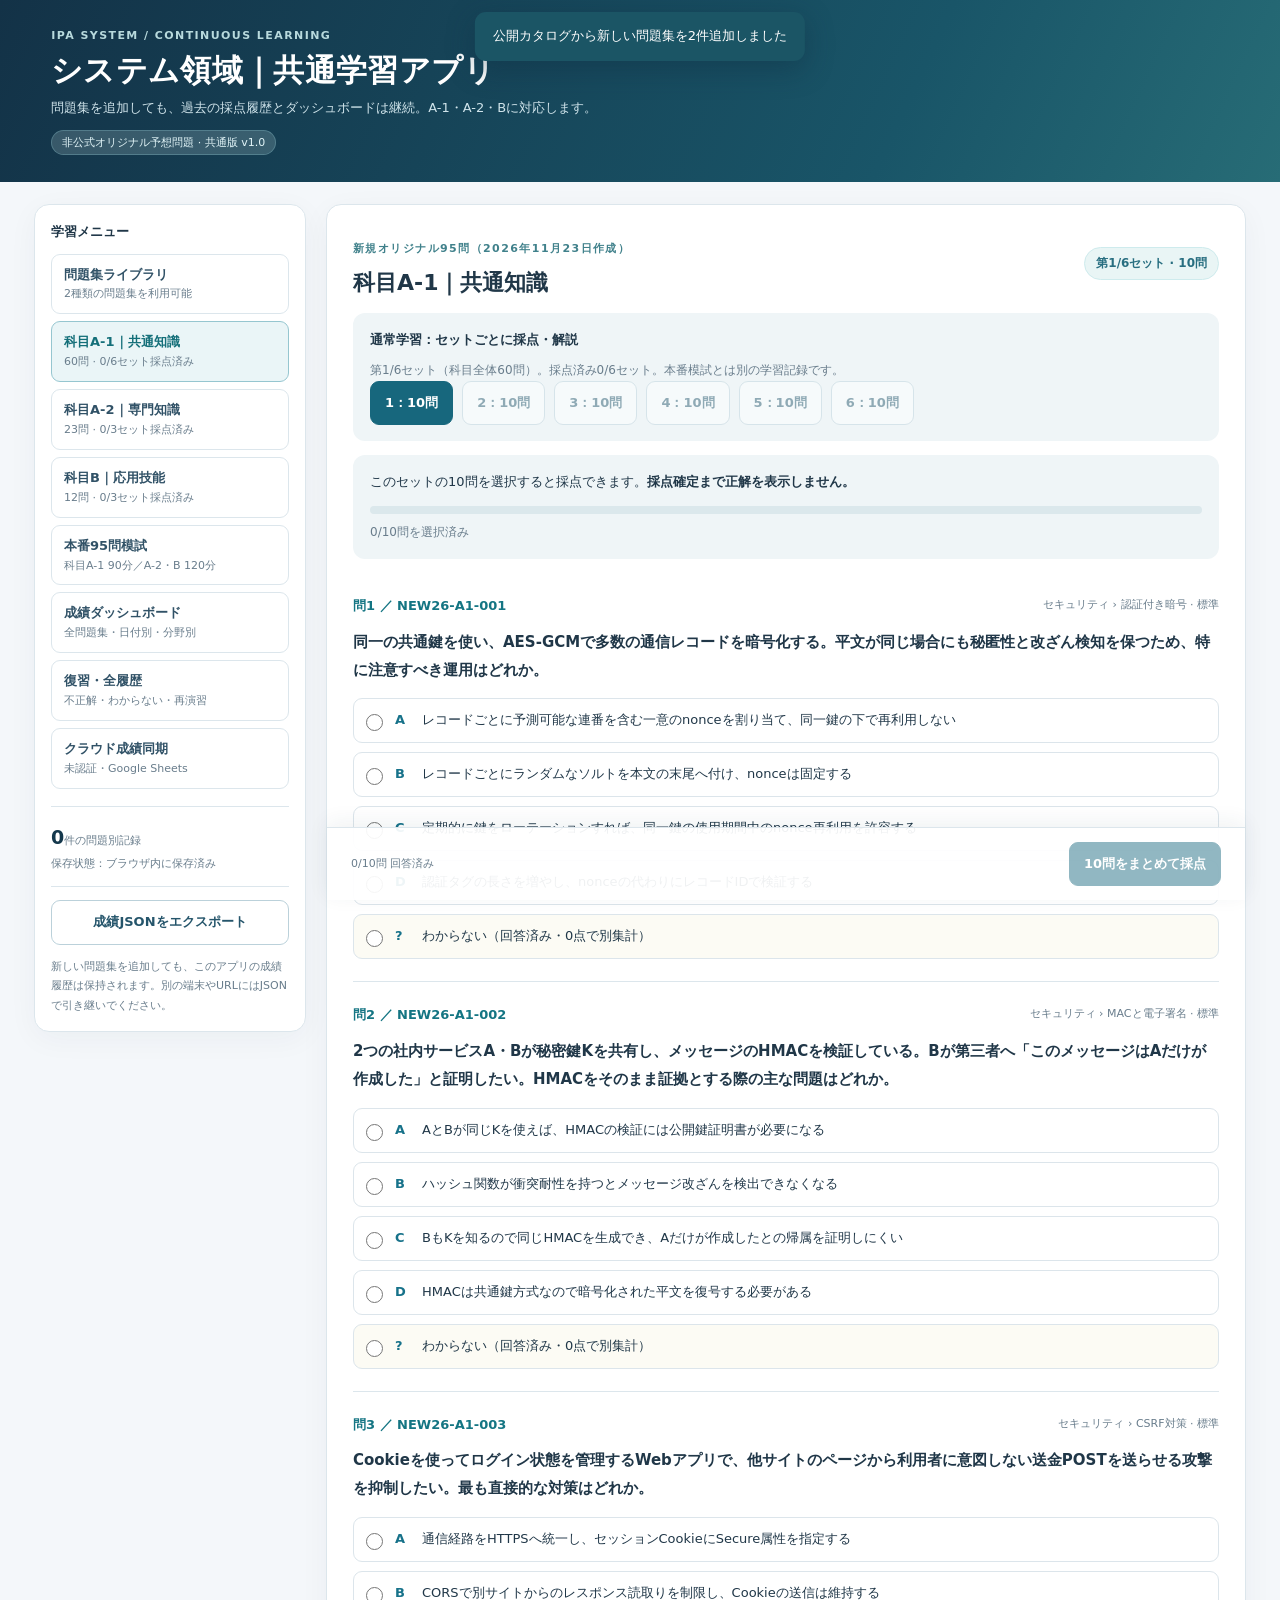
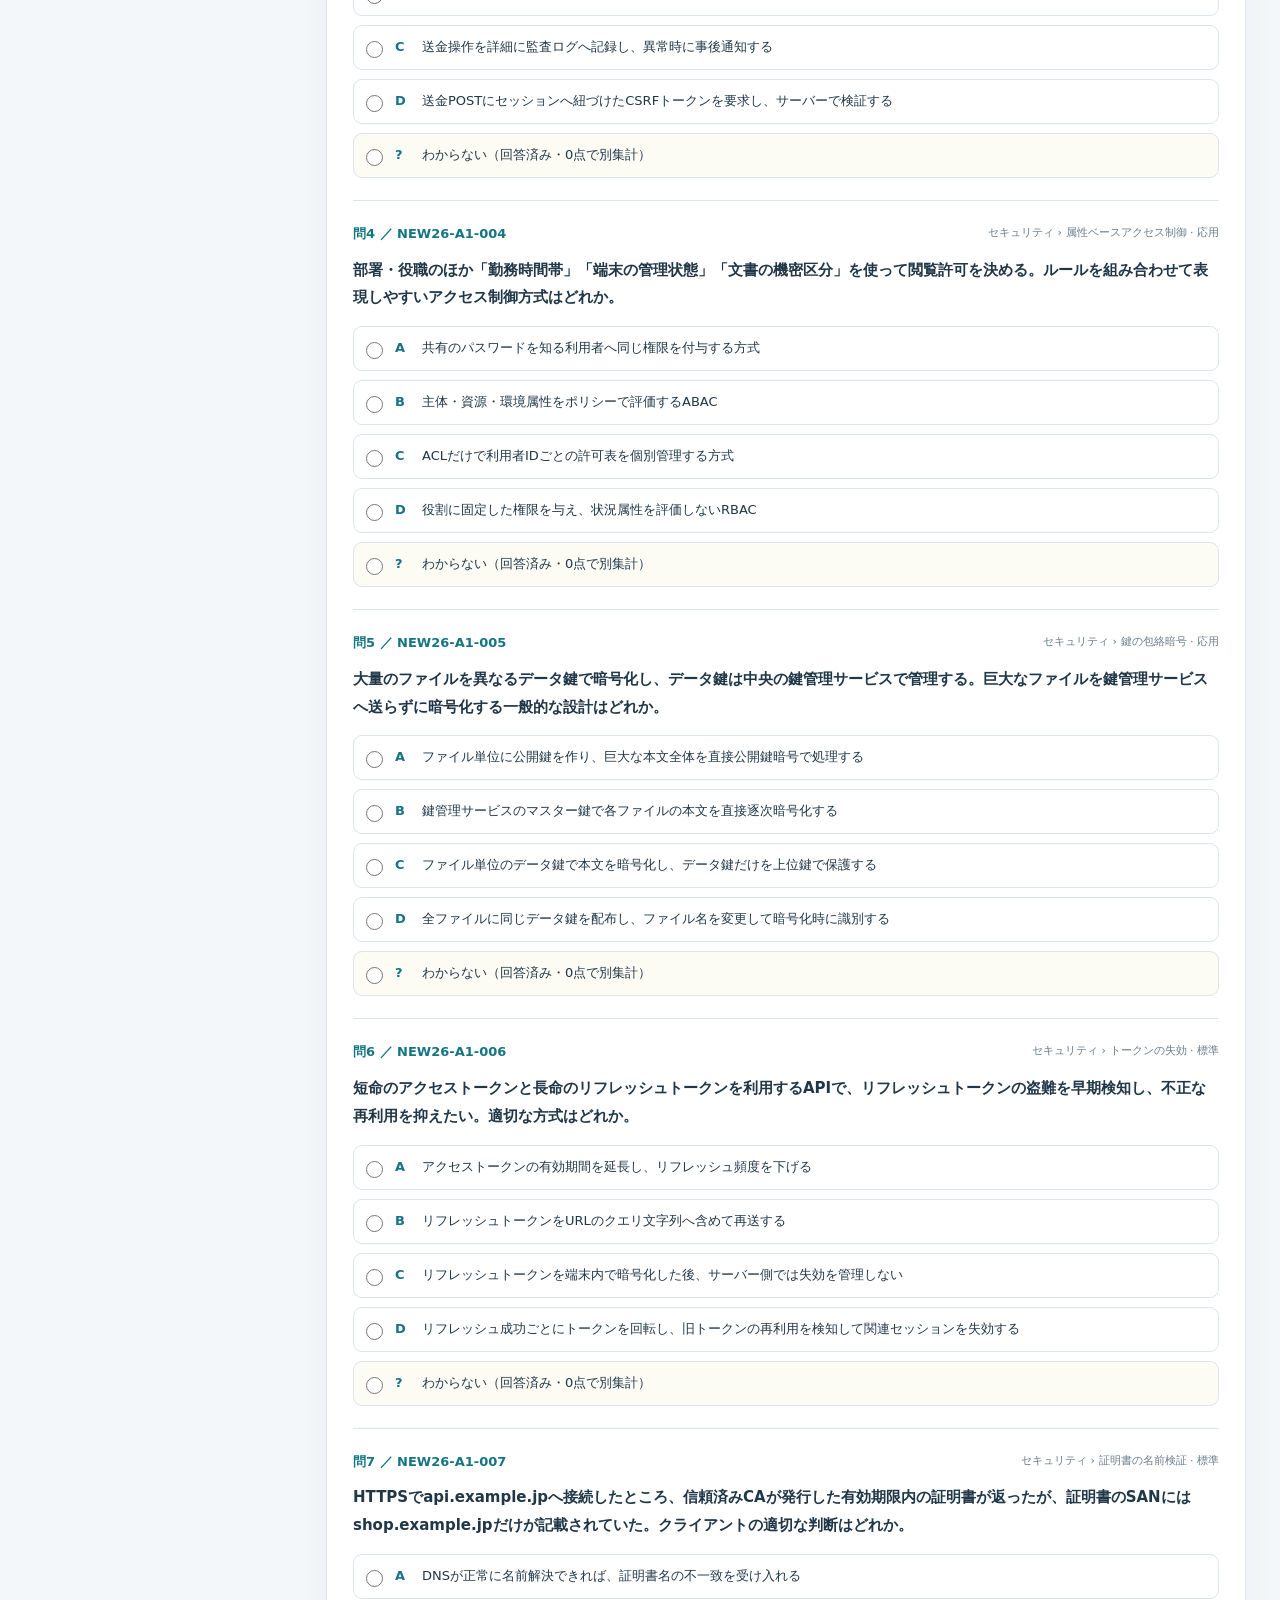
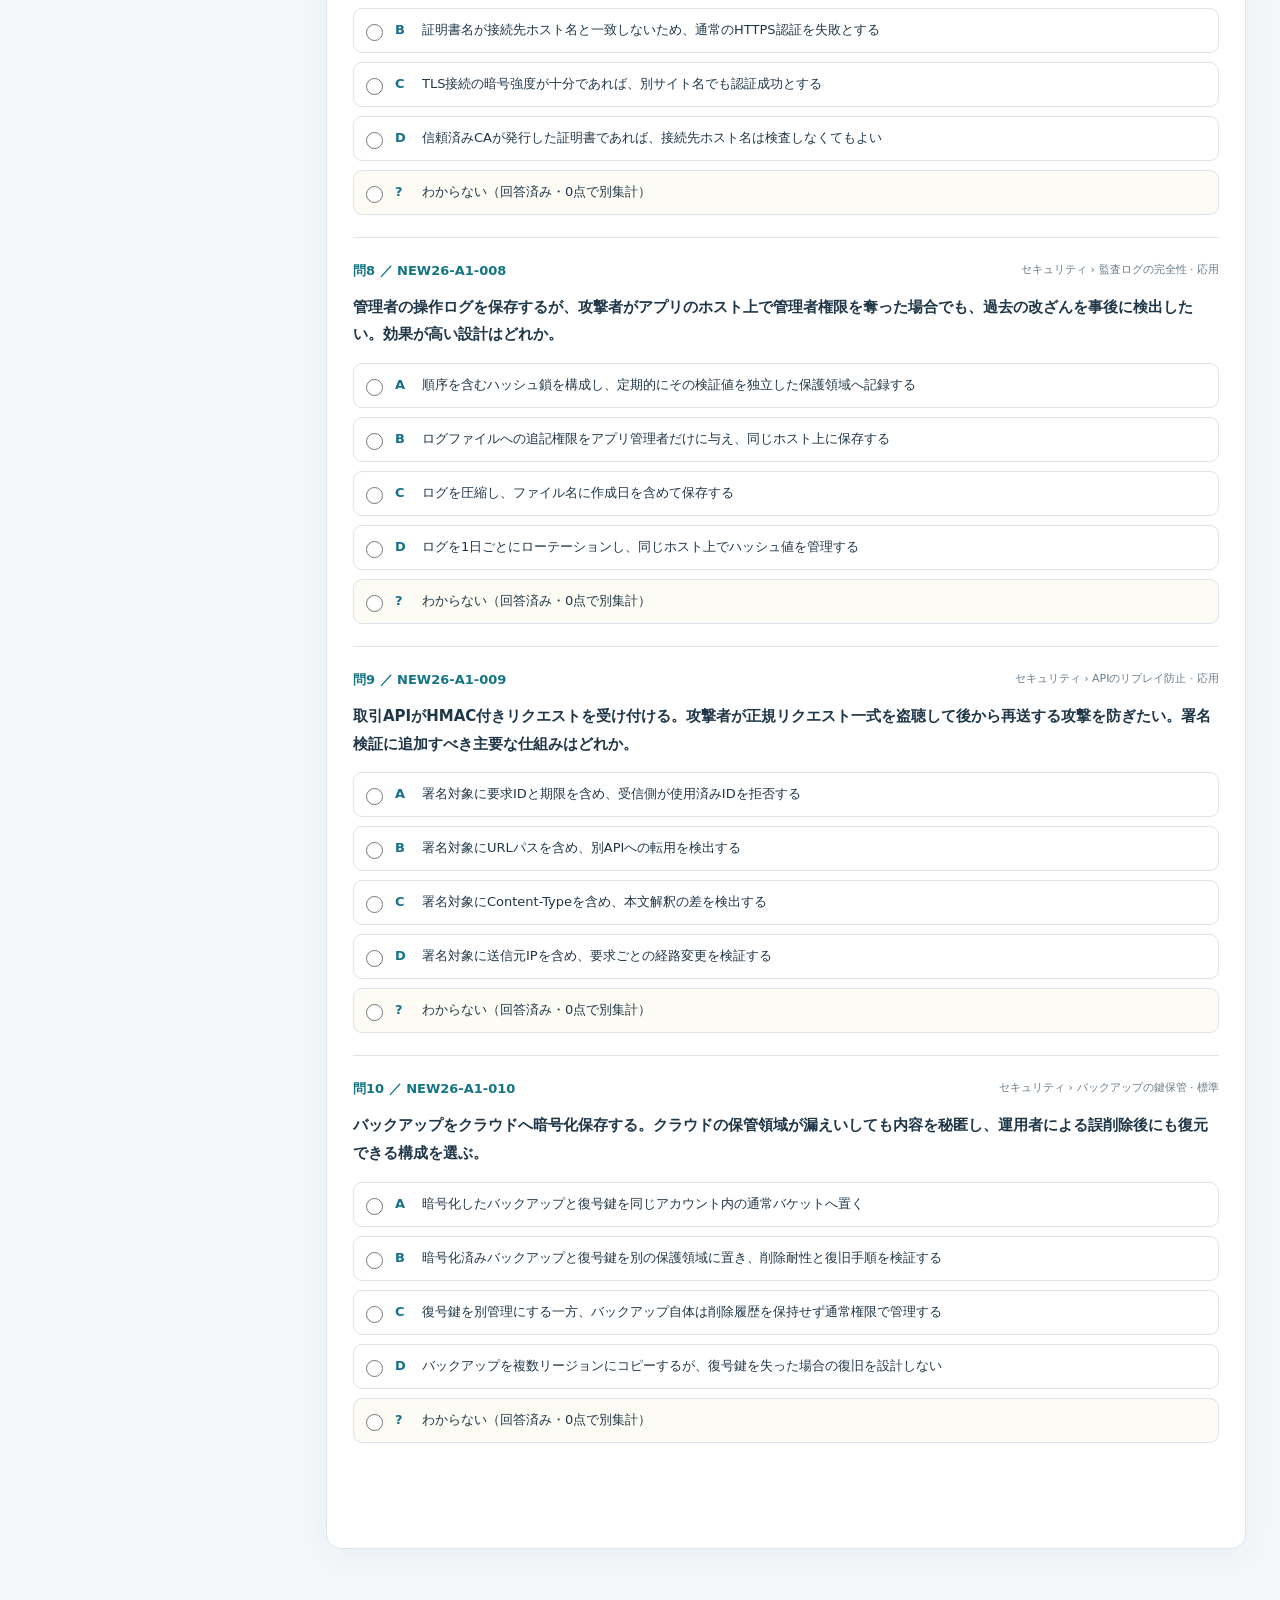
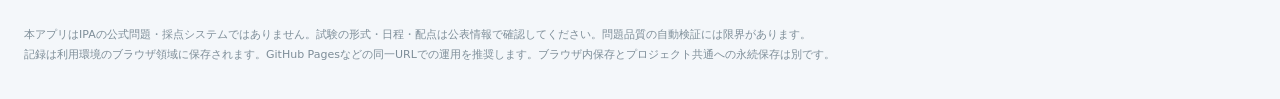
<file: index.html>
<!DOCTYPE html>
<html lang="ja"><head><meta charset="utf-8"><meta name="viewport" content="width=device-width, initial-scale=1">
<title>IPA システム領域｜共通学習アプリ v1</title><meta name="description" content="IPAシステム領域の品質監査済み予想問題と累積成績を一元管理する学習アプリ">
<style>:root{--bg:#f4f7fa;--ink:#203748;--muted:#697d8c;--line:#dce6ec;--paper:#fff;--navy:#14384c;--teal:#147583;--teal-soft:#eaf5f7;--green:#117c62;--green-soft:#eaf8f1;--amber:#91621e;--red:#b34f4d;--red-soft:#fff2ef;--shadow:0 7px 30px rgba(22,49,71,.045)}
*{box-sizing:border-box}html{scroll-behavior:smooth}body{margin:0;background:var(--bg);color:var(--ink);font-family:system-ui,-apple-system,"Hiragino Kaku Gothic ProN","Yu Gothic",Meiryo,sans-serif;line-height:1.75;font-size:14px}button,input,select{font:inherit}button{cursor:pointer}button:disabled{opacity:.47;cursor:not-allowed}button:focus-visible,input:focus-visible,select:focus-visible,summary:focus-visible{outline:3px solid #7cc6d5;outline-offset:2px}
header{background:linear-gradient(115deg,#133247 0%,#195568 70%,#276c76);color:white;padding:26px clamp(15px,4vw,55px) 27px}header .inner{max-width:1430px;margin:auto}header .eyebrow{color:#b8dadd}header h1{font-size:clamp(24px,2.4vw,33px);margin:5px 0 6px;line-height:1.32;letter-spacing:.01em}header p{margin:0;color:#d0e4eb;font-size:13px}.eyebrow{text-transform:uppercase;letter-spacing:.13em;color:#40818b;font-weight:850;font-size:11px;margin:0 0 5px}.top-chip{display:inline-block;background:#d5edef30;border:1px solid #8cc7d050;color:#e2f5f8;border-radius:30px;padding:2px 10px;font-size:11px;margin-top:10px}
.shell{max-width:1480px;margin:auto;display:grid;grid-template-columns:272px minmax(0,1fr);gap:20px;padding:22px clamp(12px,3vw,34px) 60px}.side{position:sticky;top:16px;align-self:start;border:1px solid var(--line);background:var(--paper);border-radius:15px;box-shadow:var(--shadow);padding:16px;max-height:calc(100vh - 33px);overflow:auto}.side-title{font-size:13px;font-weight:850;margin-bottom:10px}.navlist{display:grid;gap:7px}.navbtn{text-align:left;border:1px solid var(--line);background:white;border-radius:9px;padding:11px 12px;color:#315267;font-size:13px;font-weight:750;line-height:1.45}.navbtn small{display:block;font-weight:450;font-size:11px;color:var(--muted);margin-top:2px}.navbtn.active{background:var(--teal-soft);border-color:#96c6d0;color:#146f79}.navbtn:hover{border-color:#8eb8c6}.side-info{margin-top:17px;padding-top:14px;border-top:1px solid var(--line);color:var(--muted);font-size:11px}.side-info b{font-size:19px;color:var(--navy)}.side-info hr{border:0;border-top:1px solid var(--line);margin:13px 0}.side-info p{font-size:11px;margin:12px 0 0}
.main{min-width:0}.panel{border:1px solid var(--line);border-radius:15px;background:var(--paper);box-shadow:var(--shadow);padding:24px 26px;margin-bottom:16px}.panel h2{font-size:22px;margin:0 0 15px;line-height:1.4}.panel h3{font-size:17px;margin:18px 0 9px}.panel h3:first-child{margin-top:0}.panel p{margin:10px 0}.head-row{display:flex;justify-content:space-between;gap:15px;align-items:center;flex-wrap:wrap;margin-bottom:14px}.head-row h2,.head-row h3{margin:0}.tag{background:#e9f5f5;color:#286e80;border:1px solid #ceebed;border-radius:40px;padding:5px 11px;font-size:12px;font-weight:750}.micro{font-size:11px;color:var(--muted)}.muted{color:var(--muted)}.empty{background:#f6f9fb;border:1px dashed #c8dce5;border-radius:9px;padding:23px;text-align:center;color:var(--muted);font-size:13px}.btn{border:1px solid #bbd1da;border-radius:9px;background:white;color:#25556b;padding:10px 14px;font-size:13px;font-weight:760;white-space:nowrap}.btn:hover:not(:disabled){background:#eff7fa}.btn.primary{background:#17677d;color:white;border-color:#17677d}.btn.primary:hover:not(:disabled){background:#164e61}.btn.full{width:100%}.actions{display:flex;gap:9px;flex-wrap:wrap;align-items:center}
.summary{background:#eff5f7;border-radius:12px;padding:16px 17px;margin:14px 0;font-size:13px}.summary p{margin:8px 0 0;font-size:12px;color:var(--muted)}.progress{height:8px;background:#dbe8ec;border-radius:8px;overflow:hidden;margin-top:12px}.progress span{display:block;background:#248590;height:100%}.question{padding:22px 0;border-bottom:1px solid var(--line)}.question:last-of-type{border-bottom:0}.question-meta{display:flex;align-items:start;justify-content:space-between;flex-wrap:wrap;gap:7px;margin-bottom:11px}.question-num{font-weight:820;color:var(--teal);font-size:13px}.stem{font-size:15px;font-weight:750;line-height:1.85;white-space:pre-wrap}.case{white-space:pre-wrap;border-left:4px solid #91adbc;background:#f3f7fa;border-radius:0 8px 8px 0;padding:14px 16px;font-size:13px;line-height:1.95;margin:9px 0 15px}.choices{display:grid;gap:9px;margin-top:14px}.choice{display:flex;align-items:flex-start;gap:12px;border:1px solid #dce5eb;border-radius:9px;padding:11px 12px;background:white;cursor:pointer;line-height:1.6;font-size:13px}.choice input{margin:4px 0 0;flex-shrink:0;accent-color:#137988;width:17px;height:17px}.choice b{color:#17728a;min-width:15px}.choice:has(input:checked){background:#ebf7f8;border-color:#77aeb7}.choice:hover{border-color:#87b7c1}.choice.right-choice{background:var(--green-soft);border-color:#9bcfb5}.choice.wrong-choice{background:var(--red-soft);border-color:#edb8b1}.choice.unknown-choice{background:#fcfbf4}.choice input:disabled{cursor:default}.explain{border-radius:10px;border:1px solid #dae8eb;background:#f4f8fa;padding:13px 15px;margin-top:13px}.explain details{margin-top:8px}.explain summary{cursor:pointer;color:#116c82;font-weight:800;font-size:13px}.explain p{font-size:13px;line-height:1.9}.result-heading{font-weight:850}.right-text{color:var(--green)}.wrong-text{color:var(--red)}.option-notes{list-style:none;padding:0;display:grid;gap:8px}.option-notes li{border-left:3px solid #a9bdca;background:white;border-radius:5px;padding:9px 12px;font-size:12px}.option-notes li.right-note{border-left-color:#1c9872;background:#e8f7ed}.sticky-actions{position:sticky;bottom:0;background:#ffffffed;border-top:1px solid var(--line);margin:10px -26px -24px;padding:14px 24px;box-shadow:0 -5px 20px #1a3b5111;display:flex;justify-content:space-between;align-items:center;flex-wrap:wrap;gap:9px;z-index:4}
.metrics{display:grid;grid-template-columns:repeat(4,minmax(0,1fr));gap:10px;margin:15px 0}.metric{background:#f0f6f8;border-radius:10px;padding:14px 15px;min-width:0}.metric strong{font-size:clamp(17px,2vw,28px);font-weight:850;line-height:1.32;display:block;overflow-wrap:anywhere}.metric span{font-size:11px;color:#587182;display:block;margin-top:4px}.metric small{font-size:10px;color:var(--muted)}.pills{display:flex;gap:6px;flex-wrap:wrap;margin:14px 0}.pill{padding:4px 9px;border-radius:30px;font-size:11px;background:#eff3f5;color:#697d89;border:1px solid #dbe6ec}.pill.pass{background:#e9f7f0;color:#136f57;border-color:#b4dcc6}.pill.fail{background:#fff3ee;color:#a96736;border-color:#e5cfc0}
.library-list{display:grid;gap:13px;margin-top:19px}.library-bank{padding:16px 18px;border:1px solid #dce6eb;border-radius:11px;background:#fbfdfe}.library-bank h3{margin:3px 0 4px;font-size:17px}.library-bank p{margin:5px 0}.library-bank .actions{margin-top:10px}.filter-bar{display:flex;gap:10px;flex-wrap:wrap;align-items:end;margin:14px 0 17px}.filter-bar label{font-size:12px;color:#586f7e;display:grid;gap:4px;flex:1;min-width:160px}select,input[type=date]{background:white;color:var(--ink);padding:9px 11px;border:1px solid #cadce3;border-radius:8px;max-width:100%;min-width:0}.schedule label{min-width:130px}.tablewrap{max-width:100%;overflow:auto}table{border-collapse:collapse;width:100%;font-size:12px;margin:10px 0 15px}th{background:#f0f6f8;text-align:left;color:#4f6a7a}td,th{border-bottom:1px solid #e0eaf0;padding:10px 11px;vertical-align:top}td:nth-child(n+2),th:nth-child(n+2){font-variant-numeric:tabular-nums}.subsection-title{font-size:13px;font-weight:800;color:#4b7583;margin-top:20px}.graph{border:1px solid #dfebf0;border-radius:9px;overflow:auto;padding:8px;background:#fff;margin:10px 0}.graph svg{min-width:560px;width:100%;max-height:330px}.panel details{margin-top:9px}.panel summary{color:#146f83;cursor:pointer;font-weight:750}.review{background:#f7fafb;padding:12px 14px;border-radius:9px;border:1px solid #dde8ee}.review summary{margin-bottom:10px}
.notice{position:fixed;z-index:1001;left:50%;top:12px;transform:translateX(-50%);padding:13px 18px;border-radius:11px;background:#1b5565;color:white;box-shadow:0 8px 28px #102e4066;max-width:min(92vw,790px);width:max-content;font-size:13px}.notice-error{background:#984444}.modal{position:fixed;inset:0;background:#0e2338a3;z-index:1000;display:flex;justify-content:center;align-items:center;padding:20px}.modal[hidden],.notice[hidden]{display:none}.modal-card{max-width:520px;width:100%;background:white;border:1px solid #dce7ed;padding:27px;border-radius:15px;box-shadow:0 13px 40px #091d3073}.modal-card h2{margin:0 0 7px;font-size:20px}.modal-card p{font-size:14px;white-space:pre-wrap}.modal-card .actions{justify-content:flex-end;margin-top:20px}footer{padding:0 24px 35px;max-width:1400px;margin:auto;color:#7d8d98;font-size:11px}
@media(max-width:900px){.shell{grid-template-columns:1fr;padding:12px 10px 45px}.side{position:static;max-height:none}.navlist{grid-template-columns:repeat(2,minmax(0,1fr))}.panel{padding:18px}.sticky-actions{margin:10px -18px -18px;padding:12px 17px}.metrics{grid-template-columns:repeat(2,minmax(0,1fr))}}@media(max-width:540px){.navlist{grid-template-columns:1fr 1fr}.navbtn{font-size:12px;padding:9px}.panel{padding:15px}.sticky-actions{margin:10px -15px -15px;padding:12px 14px}.choice{font-size:12px;padding:9px}.metrics{gap:7px}.metric{padding:11px}.head-row h2{font-size:18px}.filter-bar{display:block}.filter-bar label{margin:8px 0}.btn{font-size:12px;padding:9px 10px}}

.cloud-fields label{flex:1 1 300px;min-width:min(100%,300px)}.cloud-long-input{width:100%;padding:9px 11px;background:#fff;border:1px solid #cadce3;border-radius:8px;color:var(--ink);min-width:0}.cloud-fields input:focus{outline:3px solid #7cc6d5;outline-offset:2px}#cloud-status{padding:9px 12px;background:#eef5f8;border-radius:7px;font-size:13px;overflow-wrap:anywhere}

/* Realistic full-length mock mode */
.mock-clock { display:inline-block; font-variant-numeric:tabular-nums; font-weight:800; color:#a34319; font-size:1.15rem; padding:.2rem .6rem; background:#fff2e8; border-radius:.4rem; letter-spacing:.04em; }
</style><script async src="https://accounts.google.com/gsi/client"></script></head>
<body><header><div class="inner"><p class="eyebrow">IPA SYSTEM / CONTINUOUS LEARNING</p><h1>システム領域｜共通学習アプリ</h1>
<p>問題集を追加しても、過去の採点履歴とダッシュボードは継続。A-1・A-2・Bに対応します。</p><span class="top-chip">非公式オリジナル予想問題 · 共通版 v1.0</span></div></header>
<div class="shell"><aside class="side" id="side" aria-label="学習メニュー"></aside><main class="main" id="main" tabindex="-1"></main></div>
<footer>本アプリはIPAの公式問題・採点システムではありません。試験の形式・日程・配点は公表情報で確認してください。問題品質の自動検証には限界があります。<br>記録は利用環境のブラウザ領域に保存されます。GitHub Pagesなどの同一URLでの運用を推奨します。ブラウザ内保存とプロジェクト共通への永続保存は別です。</footer>
<div id="modal" class="modal" role="dialog" aria-modal="true" aria-labelledby="modal-title" aria-describedby="modal-message" hidden><div class="modal-card"><h2 id="modal-title">操作の確認</h2><p id="modal-message"></p><div class="actions"><button type="button" class="btn" data-modal="no">キャンセル</button><button type="button" class="btn primary" id="modal-yes" data-modal="yes">確定する</button></div></div></div>
<div id="notice" class="notice" role="status" aria-live="polite" hidden></div>
<input type="file" accept="application/json,.json" multiple hidden id="bank-file" aria-label="問題集JSONファイル">
<input type="file" accept="application/json,.json" hidden id="record-file" aria-label="成績JSONファイル">
<script type="application/json" id="seed-bank">{"bank_version":"ipa-pds-system-original-quality-test-20261122-v1","schema_version":"2.0","mode":"learning","source_notice":"非公式オリジナル予想問題。IPA公式問題ではない。2026-11-22時点の公表案に基づく。","source_urls":["https://www.ipa.go.jp/shiken/syllabus/henkou/2026/20260630.html","https://www.ipa.go.jp/shiken/syllabus/henkou/2026/20260622.html"],"total_questions":15,"questions":[{"question_id":"T26-A1-001","question_version":"1.0.0","section":"A1","major":"ビジネス変革","minor":"投資判断・感度分析","difficulty":"標準","stem":"新規受注システムの投資評価で、基準シナリオのNPVはプラスである。ただし、便益の大半を「取引件数の増加」が占め、その予測に大きな不確実性がある。投資判断に先立って最も有益な分析はどれか。","options":["全費用を初期費用に計上し直して、資金回収期間だけで比較する","将来便益を割り引かずに合計し、楽観値の収益性を確認する","取引件数を変化させたときのNPVと損益分岐となる件数を確認する","過去の類似投資のNPV平均値を用い、個別の件数予測を代替する"],"answer":"C","why":"不確実なのは便益の主要な決定要因である取引件数なので、その値を変えた感度分析でNPVの符号が変わる境界を確認する。期待NPVが正でも、成立条件が脆弱であれば意思決定上のリスクは大きい。","optionNotes":["回収期間は資金繰り上の指標として役立つが、今回の最大不確実要因である取引件数の影響を切り分けない。資金制約が支配的な案件では補助指標になり得る。","割引前の合計は短期のキャッシュイン把握に使えるが、NPVで評価する前提の時間価値を落とす。楽観値の確認だけでは下振れ耐性を示せない。","正解。単価・利益率・運用費などを固定した上で取引件数を上下に振ると、NPVがゼロになる条件と見込みの安全余裕を評価できる。","過去案件の実績は予測校正に役立つ一方、今回の件数予測を置き換えるだけでは個別案件の収益構造を説明しない。類似性が高い場合には参照値となる。"],"depth":"NPVは将来の正味キャッシュフローを割引率で現在価値に直した総和から初期投資を差し引く。感度分析は一つの入力変数を変動させ、出力の変化を見る手法で、複数変数を同時に変えるシナリオ分析とも区別する。","application":"件数が損益分岐点に近い場合は、段階導入で実績を測り、追加投資を判断する方法がある。件数だけでなく顧客単価や解約率との相関を考慮する必要もある。","case":"","syllabus_mapping":"共通知識：ビジネス変革／経営戦略"},{"question_id":"T26-A1-002","question_version":"1.0.0","section":"A1","major":"セキュリティ","minor":"暗号鍵管理","difficulty":"応用","stem":"個人情報を暗号化したバックアップを5年間保存する。暗号鍵の漏えいリスクを抑えつつ、保存期間中の旧バックアップも復号できるようにしたい。鍵の更新方針として最も適切なのはどれか。","options":["新規バックアップに新鍵を使い、旧バックアップの復号鍵はアクセス制限付きで保持する","全バックアップの鍵識別子を新鍵の識別子に変更し、データ本体はそのまま置く","新鍵を配布した時点で旧鍵を破棄し、旧世代のバックアップは保存期限まで保持する","暗号化したバックアップを移動せず、旧鍵と新鍵の識別子を同一にして扱う"],"answer":"A","why":"鍵をローテーションしても、旧鍵で暗号化されたデータは自動的に新鍵で読めるようにならない。長期保存が必要なら、新規データは新鍵に切り替え、旧世代データの読取り経路と旧鍵のアクセス制限・廃棄時期を管理する。","optionNotes":["正解。鍵世代とバックアップの対応を記録し、旧鍵は保護された鍵管理基盤で必要期間だけ利用可能にする。必要なら旧データを安全に再暗号化する。","鍵識別子は復号に使う鍵を選ぶメタデータであり、暗号文自体を変換しない。再暗号化やデータ鍵の再ラップを別途実施した場合には新識別子が妥当となる。","旧世代データを消してよい保持方針なら旧鍵廃棄も選択肢だが、この設問の5年間復号できる要件に反する。","同一の鍵識別子で異なる鍵実体を指すと、再現性と監査性を損なう。鍵世代に追随できる暗号鍵管理が必要で、移動の有無は本質ではない。"],"depth":"暗号鍵には暗号化・復号に用いるデータ鍵と、それを暗号化して保護する鍵暗号化鍵がある。データ鍵を再ラップする方式なら大量の暗号文を再暗号化せずに鍵保護階層を変更できる場合がある。何を更新したかを区別する。","application":"バックアップ復元訓練は「データが残っている」だけでなく、その時点で適切な鍵世代が復号可能かも検証する。退職者や委託先の権限が旧鍵に残っていないか確認する。","case":"","syllabus_mapping":"共通知識：セキュリティ／暗号技術"},{"question_id":"T26-A1-003","question_version":"1.0.0","section":"A1","major":"ネットワーク","minor":"HTTP条件付き要求","difficulty":"標準","stem":"社内ポータルの大きなJSON設定ファイルは頻繁には変わらないが、利用者は更新時には新しい内容を取得する必要がある。ブラウザが保存済みのETagを持つ場合、通常のHTTPキャッシュ再検証として最も適切なのはどれか。","options":["毎回Cache-Control: no-storeを付け、利用者側の保存を抑止する","Last-Modifiedの時刻をクライアントで書き換え、更新有無を推定する","ETagをURLパラメータへ付け、応答本文を毎回取得する","If-None-MatchにETagを付けて要求し、未変更なら304応答を使う"],"answer":"D","why":"ETagはサーバーが表現の版を識別するバリデータであり、If-None-Matchを伴う条件付きGETで再検証できる。未更新なら304 Not Modifiedによって応答本文の再転送を省け、更新時は新しい表現を得られる。","optionNotes":["機密情報を端末に残したくない場合にはno-storeが有効だが、今回の転送量削減と再利用の目的とは異なる。","Last-Modified/If-Modified-Sinceの再検証も候補だが、クライアントが独自に時刻を書き換えるとサーバー側の更新判定として信頼できない。","URLのバージョニングはビルド資産の配信には適するが、毎回本文を取得すると未変更時の転送量を削減できない。","正解。サーバー側でETagと現在の表現を比較し、同一なら304、異なれば200と新しい表現を返す。"],"depth":"HTTPキャッシュのfreshness（まだ再検証せずに使用できる期間）とvalidation（保存した内容が現在も正しいかの確認）は別の概念。ETagは通常、レスポンスの特定の表現に対する識別子で、条件付き要求に利用する。","application":"共有キャッシュがユーザー固有のJSONを混同しないよう、認証情報、Cache-Control、Vary等の設計を確認する。更新頻度が低い場合はキャッシュ再検証が帯域と鮮度の折衷になる。","case":"","syllabus_mapping":"共通知識：ネットワーク／Web技術"},{"question_id":"T26-A1-004","question_version":"1.0.0","section":"A1","major":"OS・コンピュータ","minor":"DMAと割込み","difficulty":"基礎","stem":"ストレージ装置からメモリへ大容量データを転送する処理で、CPUによるデータの逐次コピー負担を減らしたい。転送完了の通知も必要である。一般的な装置・OSの機構として最も目的に合うのはどれか。","options":["割込みを使い、CPUが各データ単位を装置レジスタから読み出す","DMAで装置とメモリ間を転送し、完了を割込みなどで通知する","ポーリング間隔を短くし、CPUが装置の状態を頻繁に確認する","メモリマップドI/OでCPUが装置のデータレジスタを連続して読み込む"],"answer":"B","why":"DMA（Direct Memory Access）は対応する装置・コントローラーがCPUによる各バイトのコピーを介さずメモリとの間でデータを転送する仕組み。完了割込みと組み合わせることで転送と通知の役割を分けられる。","optionNotes":["割込み駆動I/Oは無駄な待ちを減らすが、各データ単位をCPUがコピーする設計では逐次コピー負荷が残る。小さいI/Oには適する場合がある。","正解。転送設定のCPU処理は必要だが、まとまった転送ではDMAによりCPUのコピー回数を減らし、完了割込みで次工程へつなげられる。","短いポーリング間隔は低遅延を得られることがある一方、状態監視のCPU占有が増え、データコピー問題そのものを解消しない。","メモリマップドI/Oは装置レジスタへのアクセス手段であり、CPUがデータを読み書きするならコピー負荷は残る。制御レジスタ操作には有効。"],"depth":"プログラムI/OとDMAはデータ転送の主体が異なり、割込みとポーリングは完了や状態をどう知るかの違いである。したがってDMA＋割込み、DMA＋ポーリングなど組合せも可能で、概念を同一視しない。","application":"高速I/OではDMAバッファの所有権、CPUキャッシュとの整合性、転送後にCPUが安全に参照できる時点を管理する必要がある。DMAが使えればすべてのI/Oが速いという意味ではない。","case":"","syllabus_mapping":"共通知識：OS・コンピュータ／入出力制御"},{"question_id":"T26-A1-005","question_version":"1.0.0","section":"A1","major":"データベース","minor":"複合索引の列順","difficulty":"応用","stem":"受注表は(店舗ID, 受注日時, 状態, 金額)を持つ。主な検索は「店舗IDを指定し、受注日時の範囲で絞る」であり、状態の値は約3種類、店舗は数千ある。B-tree複合索引を1本追加する場合、最も合理的な先頭2列の順序はどれか。","options":["(受注日時, 店舗ID)：期間の指定を先頭に置いて全店舗を走査する","(状態, 受注日時)：種類が少ない状態で先に絞り込む","(店舗ID, 受注日時)：店舗の等価条件の後に日時範囲を置く","(金額, 状態)：集計対象の金額と状態を先に並べる"],"answer":"C","why":"検索は店舗IDの等価条件と受注日時の範囲条件を組み合わせる。一般的なB-treeの左側からの利用特性を踏まえると、店舗IDを先頭にし、その店舗内を受注日時で範囲走査する構成が適合しやすい。","optionNotes":["全店舗の期間検索が主なら日時を先頭にする合理性がある。ただし今回の店舗指定が中心というクエリ特性では、日時範囲後の店舗条件を索引探索に使いにくい。","状態で絞るクエリが支配的なら候補になるが、設問では状態を主条件としていない。選択性の低さだけで常に不利と判断するわけでもない。","正解。店舗ごとに並んだ受注日時を範囲走査でき、主要クエリのアクセスパターンに合わせた配置になる。","金額集計をカバリング索引にしたい場合などは一部で有効だが、店舗・日時の検索条件を索引の先頭から利用しづらい。"],"depth":"複合B-tree索引では一般に等価述語を前に、範囲述語をその後に置くと探索範囲を絞りやすい。ただしDBエンジン、統計、クラスタ化、索引スキップスキャンなどにより実際の実行計画は異なる。","application":"本番相当の分布でEXPLAINや実行計画を測定し、追加索引の書込みコストも評価する。店舗IDの偏りが大きい場合、平均的な店舗の実行時間だけで設計しない。","case":"","syllabus_mapping":"共通知識：データベース／索引設計"},{"question_id":"T26-A1-006","question_version":"1.0.0","section":"A1","major":"開発・品質","minor":"ミューテーションテスト","difficulty":"応用","stem":"金額計算モジュールの単体テストは全分岐を実行している。しかし、比較演算子を「>=」から「>」へ変更した不具合を検出できない懸念がある。既存テストの識別力を評価する方法として最も直接的なのはどれか。","options":["比較演算子を意図的に変えた変異体を作り、テストの失敗を確認する","分岐カバレッジを再計測し、目標100%達成を再び確認する","テスト実行時間と実行頻度を測り、単位時間の実行回数を増やす","静的解析の警告件数を測り、変更箇所の警告が出ないことを確認する"],"answer":"A","why":"ミューテーションテストは演算子などに小さな人工的欠陥（変異）を入れ、テストが異常を検出できるかを確認する。比較演算子の変異が生き残れば、その境界を区別するテストが不足している可能性を示す。","optionNotes":["正解。>=を>へ変える変異体は境界値そのものを問うテストで検出できるかを評価する材料になる。等価な変異体である可能性の除外も必要。","分岐カバレッジは両分岐を通ったかを測るもので、境界値や比較演算子の意味差を観測できたかは示さない。カバレッジ不足の発見には有効。","短い実行時間はCI運用で重要だが、同じ入力の実行を増やしても検出能力を直接測る指標ではない。","静的解析は欠陥候補を検出できる一方、テストが条件の違いを見分ける能力を測定するものではない。"],"depth":"100%の網羅率と、誤った結果を検出できることは異なる。変異体を検出した場合は「kill」、テストが通ってしまう場合は「survive」と呼ぶ。境界値テストや期待結果のアサーションが弱いと変異体が生き残る。","application":"変異テストは計算量が大きくなるため、金額計算・権限判定など重要なロジックに絞って採用できる。テストの期待値を実装から再計算すると同じ誤りを見逃しやすい。","case":"","syllabus_mapping":"共通知識：ソフトウェア開発／テスト"},{"question_id":"T26-A1-007","question_version":"1.0.0","section":"A1","major":"データ・マネジメント","minor":"データリネージ","difficulty":"標準","stem":"経営ダッシュボードで売上が前日より大きく減少した。原因が現実の売上変化か、複数の加工処理の欠陥かを追跡するため、集計値から元データと変換処理まで遡れるようにしたい。最も直接的に役立つ管理情報はどれか。","options":["データ辞書で、売上列の名称・単位・算定定義などを統一して登録する","データカタログで、分析基盤の表の所有部門だけを登録する","アクセスログで、ダッシュボードを閲覧した人を記録する","データリネージで、入力源・変換処理・出力先の依存関係を記録する"],"answer":"D","why":"リネージはデータがどこから来て、どの変換を通り、どの出力へ使われたかを辿る情報である。異常値の原因を特定するとき、入力データの変化と変換ロジックの変更を切り分ける経路を提供する。","optionNotes":["売上列の算定定義が変わった場合にはデータ辞書が異常の切分けに役立つ。ただしデータが通過した各変換処理と依存先の追跡までは提供しない。","所有者情報は問い合わせ先を特定する際には重要だが、処理間の依存関係や発生箇所を直接追跡する情報ではない。","アクセスログは閲覧監査に有効だが、集計値の生成経路や欠陥の伝播を示すものではない。","正解。売上ソース、抽出・フィルタ・通貨換算・結合、表示テーブルを関連付ければ、どの段で件数が減ったかを調べられる。"],"depth":"リネージには表単位と列単位など粒度がある。列単位では「税込金額」がどの入力列と換算処理から生まれたかを追える。辞書・カタログ・品質ルールとの連携で分析資産の信頼性を高める。","application":"前日の急減がソース側の遅延によるものなら、リネージだけでなく処理時刻・到着遅延・品質検証の記録が必要になる。監視と根本原因調査の役割を分ける。","case":"","syllabus_mapping":"共通知識：データ活用／データ管理"},{"question_id":"T26-A1-008","question_version":"1.0.0","section":"A1","major":"AI・データ分析","minor":"データリーク","difficulty":"標準","stem":"顧客の来月の解約を予測するモデルを評価する。顧客ごとに月次レコードがあり、同じ顧客の翌月情報や予測時点後に確定する情報が含まれる。実運用性能を過大評価しない検証設計として最も適切なのはどれか。","options":["月次レコードをランダムに分割し、学習・評価に同じ顧客が含まれるようにする","予測時点で利用可能な特徴量に限定し、未来期間のデータで時系列評価する","全データで特徴量を標準化した後に、学習・評価へランダム分割する","解約確定後に計算できる指標を特徴に加え、テストデータの精度を確認する"],"answer":"B","why":"本番では予測時点より未来の情報を使えない。特徴量の利用可能時点を固定し、未来期間を評価に回すと、時間の逆流によるデータリークを抑制し実際の予測条件に近づけられる。","optionNotes":["同一顧客の時間的に近い記録が学習・評価へ混入すると、個人固有の傾向を過剰に利用して精度が高く見える場合がある。将来への一般化検証には不向き。","正解。学習時点より後の月をテストに使い、特徴量がその時点で取得できることを確認する。必要に応じ顧客単位の分割制約も加える。","全データから平均・分散を求めると、評価期間の情報が前処理に流入する。学習データだけでfitし評価へ適用する。","解約確定後の情報は学習時には強い説明変数になり得るが、予測時には取得できないためオンライン性能を評価できない。"],"depth":"データリークは目的変数そのものが特徴に混じるケースだけでなく、未来情報を用いた集計や前処理、重複顧客の分割によっても発生する。時系列検証では学習窓と評価窓、必要なら情報公開遅延のギャップを設ける。","application":"本番で解約確定まで2週間かかる属性なら、特徴量作成時に確定日を持たせる必要がある。評価指標が高いほど、ラベルの生成経路を監査する価値がある。","case":"","syllabus_mapping":"共通知識：AI・データ活用／モデル評価"},{"question_id":"T26-A1-009","question_version":"1.0.0","section":"A1","major":"ビジネス変革","minor":"調達・契約方式","difficulty":"標準","stem":"新サービスの実証実験で外部エンジニアに3か月間の技術調査を依頼する。調査結果によって作業内容を毎週協議して調整し、成果物の完成を支払条件とすることは難しい。自社から技術者への直接の指揮命令は行わない。契約方式の方向性として最も適切なのはどれか。","options":["業務遂行の役務提供を中心に定め、稼働条件と報告内容を明確にする準委任型の契約","完成成果物を特定して検収することを重視し、仕様変更を契約変更で管理する請負型の契約","外部技術者を自社の指揮命令下に置き、作業を日々指示する労働者派遣契約","共同の研究成果と知的財産を持ち、双方で費用を分担する共同研究契約"],"answer":"A","why":"調査という役務を継続して遂行し、作業内容が変動し、完成物の引渡しを支払条件としにくいなら、準委任型の考え方が合う。契約類型の名称だけでなく成果物・責任範囲・報告義務を具体化する必要がある。","optionNotes":["正解。業務遂行の善管注意義務、報告・協議、稼働時間などを明確にし、完成の有無によらない業務遂行を評価する。","成果物・受入基準が固まっている開発では請負が有効だが、毎週変化する調査範囲では仕様確定・検収を前提にしづらい。","労働者派遣は発注側が直接指揮命令する場合に適するが、設問では個々の技術者へ直接の指揮命令を行わず、委託先と協議して調査を進める。","共同研究は当事者双方が研究目的や費用・知財を共有する場合に合理的だが、ここでは外部の専門家に役務提供を依頼する業務が中心で、共同事業の前提がない。"],"depth":"日本の民法上、請負は仕事の完成、準委任は委託された事務処理を目的とする。報酬や検収の具体条件は契約で定め、契約名だけで実質が確定するとは限らない。業務委託では指揮命令など労働者派遣との区別にも留意する。","application":"試行錯誤が多いPoCは、調査部分を準委任とし、仕様確定後の実装部分を別途請負とする分離調達が考えられる。途中成果の共有方法と知的財産・秘密保持を明示する。","case":"","syllabus_mapping":"共通知識：企業活動／調達"},{"question_id":"T26-A1-010","question_version":"1.0.0","section":"A1","major":"IoT・組込み","minor":"ウォッチドッグタイマ","difficulty":"基礎","stem":"無人設備の制御プログラムがまれに無限ループへ入り、外部からの通信にも応じなくなる。装置側で停止状態を検知して安全な再起動処理につなげたい。実装上、最も目的に合うのはどれか。","options":["操作ログを定期的に遠隔サーバーへ送信し、応答がなくなれば運用者が遠隔から再起動を命じる","CPUの平均使用率を計測し、平均が低いときにソフトウェア再起動する","独立したウォッチドッグを正常処理から定期更新し、更新停止時にリセット信号を出す","制御ループ内で例外ハンドラを追加し、想定する例外を捕捉して再実行する"],"answer":"C","why":"ウォッチドッグタイマは正常に進捗する処理から一定時間内に更新されることを前提に、更新が途絶えるとリセットなどを起こす監視機構。プログラム自体が応答不能な状態にも外側から対処できる。","optionNotes":["遠隔監視は運用面で有益だが、通信にも応じないという条件では遠隔命令が実行される保証がない。独立した遠隔電源制御がある場合は補完策になる。","CPU使用率が高い無限ループも低い待機ハングもあり、平均CPUだけでは異常検知が不安定。ソフトウェア自身が生存している前提も残る。","正解。外部ハードウェアのウォッチドッグ等なら制御プログラムのフリーズ時もタイムアウト検知ができる。","例外処理は明示的に発生する例外に対応できるが、無限ループに入ったまま例外が発生しない状況では動作しない。"],"depth":"ウォッチドッグを単に割込みで定期更新すると、本来の制御タスクが停止していても生存と誤認する。重要なタスクの正常進捗を確認できたときだけ更新する設計が必要。リセットと安全停止を同義としない。","application":"再起動時に駆動部が危険な動きをしないよう、出力を安全状態へ遷移させる回路や初期化シーケンスを別途設計する。原因追跡のためリセット原因を記録する。","case":"","syllabus_mapping":"共通知識：組込みシステム／信頼性"},{"question_id":"T26-A2-001","question_version":"1.0.0","section":"A2","major":"ネットワーク設計","minor":"顧客別API流量制御","difficulty":"応用","stem":"公開検索APIで顧客ごとの呼出し頻度を制御したい。顧客ごとに長期平均5件/秒を許容し、通常時には瞬間的な20件の要求も受け付ける。超過した要求は429応答として、待ち行列には入れない。他の顧客の利用状況で個々の許容量が減らない方式として、最も適切なのはどれか。","options":["顧客全体で100並列の共有セマフォを置き、空いた順に処理を開始する","顧客別に60秒固定窓で300回を許容し、窓の境界でカウンタを戻す","顧客別に流入要求を順にキューへ蓄積し、上限なく待ち時間を許容する","顧客別に容量20のトークンバケットを持ち、毎秒5個の割合で補充する"],"answer":"D","why":"トークンバケットは容量でバーストの上限を、補充速度で長期平均の処理量を制御する。顧客ごとに独立してバケットを設け、残数が足りないときに429を返せば、指定された3つの条件に対応できる。","optionNotes":["同時実行数を制御するセマフォはバックエンドの負荷保護に有効だが、顧客単位の5件/秒という要求頻度を制限できず、共有枠の取り合いも起こる。","60秒窓で300回は平均5件/秒の目安にはなるが、窓の境界付近で大量要求が集中することを制限しにくい。瞬間20件の制約に合わない。","キューによる平滑化は処理遅延を許容する非同期バッチに向くが、超過時には429を返し待ち行列へ入れないという設問条件に反する。","正解。バケット容量20が瞬間的な受入上限、毎秒5個の補充が長期的な持続率を定める。超過要求は待たせず429を返す。"],"depth":"トークンバケットは要求1件につきトークンを1個消費し、空なら拒否する。バケット容量は貯められる最大のトークン数であり、連続した大量要求に対する上限となる。漏出バケット方式とはバースト許容の性質が異なる。","application":"複数サーバーにAPIを分散する場合、各サーバーが独立したバケットを持つと全体の上限が倍増する。顧客別カウンタの一貫性と低遅延のバランス、429のRetry-Afterなどを設計する。","case":"","syllabus_mapping":"専門知識：ネットワーク／API設計・流量制御"},{"question_id":"T26-A2-002","question_version":"1.0.0","section":"A2","major":"データベース設計","minor":"ホットパーティション対策","difficulty":"応用","stem":"複数拠点の計測データを時刻順のキーで分散DBに格納したところ、最新時刻への書込みが一つのパーティションに集中した。全件に対する時間範囲検索も必要で、書込み負荷が課題である。候補のうち最も妥当な設計変更はどれか。","options":["時刻順の単一キーを維持し、対象パーティションの読取りレプリカの台数を増やす","拠点又は分散用バケットをキーに加えて書込みを分散し、時間検索で集約する","時刻をミリ秒から秒へ丸め、同じ時刻値へ書込みを集中させる","検索のために時刻索引を増やし、単一キーの分散方式は維持する"],"answer":"B","why":"単調増加する時刻を分散キーにすると、最も新しい範囲への書込みが一箇所に偏る可能性がある。分散用のキーを加えて書込み先を分け、読み出し側で複数パーティションを集約するのが、書込みと範囲検索のトレードオフに合う。","optionNotes":["読取りレプリカ増強は読取り性能や可用性には役立つが、集中している書込み先の負荷は基本的に解消しない。","正解。ハッシュバケットや拠点キーを組み合わせると新規書込みを分散できるが、期間検索は対象バケット横断となるため集約負荷を見積もる。","丸めは記録の時間精度を落とし、同じ値が増えて衝突を生みやすい。高精度が不要な分析用集計では有効な場合がある。","時刻索引は範囲検索を助けるが、分散キーのホットスポットは残る。索引更新の書込み負荷も増える可能性がある。"],"depth":"シャーディングキーはデータの局所性と負荷均等性の両方に影響する。時刻が連続的に増えるワークロードでは、単純な範囲シャーディングでホットスポットが起こりやすい。ハッシュ分散は書込みを均等化できる一方、範囲走査を複雑にする。","application":"監視では各パーティションの書込みQPSと遅延P99を見る。拠点ごとのデータ量が極端に異なるなら拠点キーだけでなく補助的な分散バケットを設ける。","case":"","syllabus_mapping":"専門知識：データベース／分散データ設計"},{"question_id":"T26-A2-003","question_version":"1.0.0","section":"A2","major":"IoT・組込み設計","minor":"OTA更新の復旧設計","difficulty":"応用","stem":"遠隔地の制御端末をOTAで更新する。更新中に電源断が発生する場合があり、現場へ保守員を派遣できるのは翌日以降。更新後のプログラムが起動に失敗しても、旧版で基本通信を再開できることが最優先である。方式として最も適切なのはどれか。","options":["単一領域に新ファームウェアを上書きし、書込み完了時に起動可能フラグを立てる","更新ファイルをクラウドに保管し、起動失敗後にネットワークから再取得する","A/B領域へ新旧を分けて格納し、起動検証に失敗したら旧領域へ戻す","新ファームウェアの署名検証を行い、既存領域へ順次上書きしてから再起動する"],"answer":"C","why":"電源断や起動失敗に対して現地作業なしで通信可能な状態へ戻すには、旧版を保持したA/Bスロットと起動確認・ロールバック制御が適合する。署名検証だけでは更新途中の破損や起動不良を回復できない。","optionNotes":["単一領域上書きでも電源断耐性のある更新方式は構築できるが、旧版を保持しない設計では起動失敗からの復旧保証が弱い。","ネットワーク起動や回復用ブートローダが使える環境では選択肢になるが、基本通信自体が起動できない条件では再取得に頼りにくい。","正解。ブートローダが旧領域を保持し、新版の起動成功・ヘルスチェックが確認できない場合に旧版へ戻せる。","署名検証は改ざんされたイメージを拒否する重要な対策だが、署名が正しいソフトウェアも起動失敗し得る。旧版の保持と切戻しは別問題。"],"depth":"A/B更新は未使用側へイメージを書き込み、検証後に起動先を変更する。起動成功を確定する仕組み（ブートカウンタやヘルスチェック）がなければ、新版の無限再起動を防げない。安全な書込み順序とブートローダ保護が重要。","application":"実際には設定データの互換性も考慮し、旧版へ戻したときに読める形式を維持する。試験では書込み途中の電断、署名失敗、起動失敗、通信復旧を別々に再現する。","case":"","syllabus_mapping":"専門知識：IoT・組込みシステム／OTA・信頼性"},{"question_id":"T26-B-001","question_version":"1.0.0","section":"B","major":"業務システム設計","minor":"規則改定と審査の説明責任","difficulty":"応用","stem":"この条件を同時に満たす実装・運用の組合せとして、最も適切なものはどれか。","options":["受理時の規則版と申請内容・証憑の履歴を保持し、承認・再審査を追記する。案件別に閲覧を制御する。","審査開始時の最新規則を参照し、承認理由と閲覧権限を保存する。再審査は元の結果へ反映する。","受理時の規則版を保存し、証憑は申請者の更新で上書きする。閲覧権限は案件別に管理する。","申請番号と承認時刻を記録し、証憑は月次監査CSVへ集約する。閲覧権限は職務ごとに管理する。"],"answer":"A","why":"規則版と当時の申請内容を保持し、承認や再審査を独立した追記型履歴とすることが重要。加えて、案件単位で閲覧権限を判定すれば、時間基準・監査・アクセス制限のすべてに対応できる。","optionNotes":["正解。規則版と証憑の各世代を残し、審査判断を追記すれば、受理時点の根拠と差替え前後を再現できる。担当案件と監査権限の両方を確認して閲覧を制御する。","審査開始時の最新版は新規の規則適用には有益だが、受理から審査まで20日空く要件では別版を使ってしまう。再審査の上書きも履歴要件と合わない。","規則版と閲覧権限の管理は適切だが、差替え前の証憑内容が消える。監査時に元の判断根拠を再現できるよう、差替え版の保存が別途必要。","月次CSVによる監査資料生成には意味があるが、証憑変更の逐次履歴を代替しない。また職務別権限だけでは他案件への不要な閲覧を抑制できない。"],"depth":"業務上のイベントには、申請受理、証憑差替え、審査実行、承認・差戻し、再審査などがある。処理時刻と業務上の基準時刻を別に残し、規則版と入力版から結果を再現できる構成が重要になる。","application":"政策上の基準が遡及改定される場合は、当初判定を改ざんせず、再計算の根拠・承認者・新しい結果を追記する。監査権限と担当者の編集権限は分ける。","case":"【自治体の事例】中小企業向け補助金申請のオンライン審査を新設する。募集要項は年度途中で見直されることがある。\n①申請受理後、担当者が審査を開始するまで最大20日かかる。適用する所得・設備要件は「受理時点で有効だった規則」とする。\n②申請者は審査中に添付証憑を差し替えることがあり、変更前後の証憑内容と担当者による承認理由を監査で再現できなければならない。\n③不服申立てによる再審査は元の審査結果を書き換えず、別の意思決定として追跡する。\n④証憑には機微な情報が含まれ、閲覧権限は案件担当者と監査担当者に限定する。","syllabus_mapping":"科目B：業務要件に基づくシステム設計・運用／監査"},{"question_id":"T26-B-002","question_version":"1.0.0","section":"B","major":"業務システム設計","minor":"遅延データと人間承認","difficulty":"応用","stem":"配送計画の誤更新を避けつつ、現場の意思決定に使える分析基盤の設計として、最も適切なのはどれか。","options":["サーバー受信時刻が新しいデータを最新とし、推薦された経路を10分ごとに自動で確定する。","端末時刻でイベントを整列し、予定到着時刻が短くなる経路なら承認履歴を置き換えて適用する。","通信遅延がある車両を分析対象から除き、運転者が手入力した走行実績を監査可能な配送履歴として利用する。","位置イベントに発生時刻と連番を持たせ、遅延・重複を処理する。推薦と承認済み指示を分けて版管理する。"],"answer":"D","why":"位置情報の到着順が現場での発生順と一致しないため、発生時刻と車両ごとの連番・重複排除で位置の鮮度を判断する。同時に推薦は意思決定の候補にとどめ、承認された指示版を保持する必要がある。","optionNotes":["受信時刻ベースはサーバーの処理順序把握には有効だが、20分遅れて到着した古い位置が最新と誤認される。人間承認の要件にも反する。","端末時刻は重要だが時計ずれがあり、単独では順序保証にならない。承認済み指示を上書きすると、どの経路を実際に指示したか説明できない。","通信遅延時に一部車両を除外する暫定運用はあり得るが、復帰後の情報を扱えず、全車両の配送履歴を維持する要求を十分に満たさない。","正解。端末側の発生時刻・連番・時計同期状態を管理してイベントの順序と鮮度を評価し、承認プロセスを推薦の計算から独立させる。"],"depth":"イベント時刻は現場で事象が起きた時刻、処理時刻はサーバーが受け取った時刻。到着遅延と重複を許容するストリーム処理ではウォーターマークや遅延データの訂正方針を設定する。業務指示の版管理はそれとは別の整合性要件である。","application":"車載端末の時計がずれる事象や連番のリセットにも備え、車両ID・セッションID・イベントIDなどを用いる。経路確定後に情報が更新されても、変更提案と再承認として扱えば監査と安全性を両立できる。","case":"【物流会社の事例】200台の車両の配送予定を、道路状況と位置情報から10分ごとに再計算して配車担当者へ提示する。\n①車載端末は通信断の間に位置情報を蓄積し、復帰後にまとめて送る。サーバー到着は発生から最大20分遅れる。再送による重複も起こる。\n②端末の時計は補正する運用だが、数秒程度のずれは残る。車両ごとにイベント連番を付けられる。\n③配車変更は担当者の承認後に運転者へ配信し、承認済み指示の内容と時刻を後から再現できる必要がある。\n④通信遅延中の車両も履歴集計から欠落させず、必要に応じ分析結果を遡及訂正する。","syllabus_mapping":"科目B：データ駆動の運用設計／ストリーム処理・業務統制"}],"display_name":"2026/11/22 品質監査テスト15問","audit_status":"内部品質監査済み（Q1/Q2/Q4）"}</script>
<script type="application/json" id="legacy-meta">{"questions":[{"id":"A1-001","section":"A1","major":"セキュリティ","minor":"機密性・完全性","answer":"D"},{"id":"A1-011","section":"A1","major":"ネットワーク","minor":"TCP","answer":"B"},{"id":"A1-021","section":"A1","major":"OS・コンピュータ","minor":"プロセスとスレッド","answer":"C"},{"id":"A1-031","section":"A1","major":"データベース・データ","minor":"正規化","answer":"D"},{"id":"A1-041","section":"A1","major":"開発・運用","minor":"単体テスト","answer":"D"},{"id":"A1-051","section":"A1","major":"ビジネス・AI・法務","minor":"投資評価","answer":"B"},{"id":"A1-002","section":"A1","major":"セキュリティ","minor":"SQLインジェクション","answer":"A"},{"id":"A1-012","section":"A1","major":"ネットワーク","minor":"DNS","answer":"D"},{"id":"A1-022","section":"A1","major":"OS・コンピュータ","minor":"仮想メモリ","answer":"C"},{"id":"A1-032","section":"A1","major":"データベース・データ","minor":"外部キー","answer":"C"},{"id":"A1-042","section":"A1","major":"開発・運用","minor":"境界値分析","answer":"A"},{"id":"A1-052","section":"A1","major":"ビジネス・AI・法務","minor":"KPI","answer":"C"},{"id":"A1-003","section":"A1","major":"セキュリティ","minor":"XSS","answer":"B"},{"id":"A1-013","section":"A1","major":"ネットワーク","minor":"サブネット","answer":"B"},{"id":"A1-023","section":"A1","major":"OS・コンピュータ","minor":"ページフォールト","answer":"D"},{"id":"A1-033","section":"A1","major":"データベース・データ","minor":"ACID","answer":"A"},{"id":"A1-043","section":"A1","major":"開発・運用","minor":"分岐網羅","answer":"C"},{"id":"A1-053","section":"A1","major":"ビジネス・AI・法務","minor":"PERT","answer":"A"},{"id":"A1-004","section":"A1","major":"セキュリティ","minor":"多要素認証","answer":"B"},{"id":"A1-014","section":"A1","major":"ネットワーク","minor":"TLS","answer":"C"},{"id":"A1-024","section":"A1","major":"OS・コンピュータ","minor":"競合状態","answer":"B"},{"id":"A1-034","section":"A1","major":"データベース・データ","minor":"分離レベル","answer":"A"},{"id":"A1-044","section":"A1","major":"開発・運用","minor":"CI","answer":"D"},{"id":"A1-054","section":"A1","major":"ビジネス・AI・法務","minor":"WBS","answer":"A"},{"id":"A1-005","section":"A1","major":"セキュリティ","minor":"パスワード管理","answer":"B"},{"id":"A1-015","section":"A1","major":"ネットワーク","minor":"NAT","answer":"A"},{"id":"A1-025","section":"A1","major":"OS・コンピュータ","minor":"デッドロック","answer":"C"},{"id":"A1-035","section":"A1","major":"データベース・データ","minor":"索引","answer":"C"},{"id":"A1-045","section":"A1","major":"開発・運用","minor":"デプロイと切戻し","answer":"D"},{"id":"A1-055","section":"A1","major":"ビジネス・AI・法務","minor":"RACI","answer":"A"},{"id":"A1-006","section":"A1","major":"セキュリティ","minor":"ゼロトラスト","answer":"D"},{"id":"A1-016","section":"A1","major":"ネットワーク","minor":"TTL","answer":"A"},{"id":"A1-026","section":"A1","major":"OS・コンピュータ","minor":"キャッシュ","answer":"C"},{"id":"A1-036","section":"A1","major":"データベース・データ","minor":"CAP定理","answer":"D"},{"id":"A1-046","section":"A1","major":"開発・運用","minor":"SLO","answer":"D"},{"id":"A1-056","section":"A1","major":"ビジネス・AI・法務","minor":"スクラム","answer":"B"},{"id":"A1-007","section":"A1","major":"セキュリティ","minor":"最小権限","answer":"C"},{"id":"A1-017","section":"A1","major":"ネットワーク","minor":"CDN","answer":"A"},{"id":"A1-027","section":"A1","major":"OS・コンピュータ","minor":"コンテキストスイッチ","answer":"B"},{"id":"A1-037","section":"A1","major":"データベース・データ","minor":"ETL","answer":"B"},{"id":"A1-047","section":"A1","major":"開発・運用","minor":"RPO・RTO","answer":"A"},{"id":"A1-057","section":"A1","major":"ビジネス・AI・法務","minor":"RAG","answer":"D"},{"id":"A1-008","section":"A1","major":"セキュリティ","minor":"サプライチェーン","answer":"A"},{"id":"A1-018","section":"A1","major":"ネットワーク","minor":"ロードバランサー","answer":"A"},{"id":"A1-028","section":"A1","major":"OS・コンピュータ","minor":"ファイル更新","answer":"D"},{"id":"A1-038","section":"A1","major":"データベース・データ","minor":"スキーマ","answer":"B"},{"id":"A1-048","section":"A1","major":"開発・運用","minor":"冪等性","answer":"C"},{"id":"A1-058","section":"A1","major":"ビジネス・AI・法務","minor":"AIエージェント","answer":"C"},{"id":"A1-009","section":"A1","major":"セキュリティ","minor":"プロンプトインジェクション","answer":"A"},{"id":"A1-019","section":"A1","major":"ネットワーク","minor":"レイテンシとスループット","answer":"D"},{"id":"A1-029","section":"A1","major":"OS・コンピュータ","minor":"RAID","answer":"D"},{"id":"A1-039","section":"A1","major":"データベース・データ","minor":"OLAP","answer":"A"},{"id":"A1-049","section":"A1","major":"開発・運用","minor":"可観測性","answer":"A"},{"id":"A1-059","section":"A1","major":"ビジネス・AI・法務","minor":"個人情報","answer":"A"},{"id":"A1-010","section":"A1","major":"セキュリティ","minor":"認証と認可","answer":"D"},{"id":"A1-020","section":"A1","major":"ネットワーク","minor":"DHCP","answer":"B"},{"id":"A1-030","section":"A1","major":"OS・コンピュータ","minor":"可用性計算","answer":"C"},{"id":"A1-040","section":"A1","major":"データベース・データ","minor":"データ品質","answer":"C"},{"id":"A1-050","section":"A1","major":"開発・運用","minor":"IaC","answer":"C"},{"id":"A1-060","section":"A1","major":"ビジネス・AI・法務","minor":"エッジ処理","answer":"D"},{"id":"A2-001","section":"A2","major":"要件定義","minor":"機能要件と非機能要件","answer":"D"},{"id":"A2-002","section":"A2","major":"要件定義","minor":"トレーサビリティ","answer":"A"},{"id":"A2-003","section":"A2","major":"システム設計","minor":"単一責任と疎結合","answer":"C"},{"id":"A2-004","section":"A2","major":"システム設計","minor":"シングルポイント障害","answer":"C"},{"id":"A2-005","section":"A2","major":"システム設計","minor":"キャパシティ計画","answer":"A"},{"id":"A2-006","section":"A2","major":"クラウド設計","minor":"責任共有","answer":"C"},{"id":"A2-007","section":"A2","major":"クラウド設計","minor":"オブジェクトストレージ","answer":"D"},{"id":"A2-008","section":"A2","major":"クラウド設計","minor":"状態を持つアプリ","answer":"D"},{"id":"A2-009","section":"A2","major":"アーキテクチャ","minor":"サーキットブレーカー","answer":"C"},{"id":"A2-010","section":"A2","major":"アーキテクチャ","minor":"リトライ","answer":"B"},{"id":"A2-011","section":"A2","major":"データ設計","minor":"イベント駆動","answer":"A"},{"id":"A2-012","section":"A2","major":"データ設計","minor":"データ整合性","answer":"A"},{"id":"A2-013","section":"A2","major":"API設計","minor":"HTTPメソッド","answer":"A"},{"id":"A2-014","section":"A2","major":"実行管理","minor":"ジョブ排他","answer":"B"},{"id":"A2-015","section":"A2","major":"デプロイ設計","minor":"ブルーグリーン","answer":"D"},{"id":"A2-016","section":"A2","major":"IoT・組込み","minor":"エッジ処理","answer":"B"},{"id":"A2-017","section":"A2","major":"セキュリティ設計","minor":"脅威モデリング","answer":"C"},{"id":"A2-018","section":"A2","major":"テスト設計","minor":"契約テスト","answer":"C"},{"id":"A2-019","section":"A2","major":"運用設計","minor":"可観測性","answer":"D"},{"id":"A2-020","section":"A2","major":"業務設計","minor":"合意形成","answer":"C"},{"id":"A2-021","section":"A2","major":"運用設計","minor":"バックアップ","answer":"D"},{"id":"A2-022","section":"A2","major":"アーキテクチャ","minor":"コスト設計","answer":"D"},{"id":"A2-023","section":"A2","major":"システム設計","minor":"監査と操作記録","answer":"C"},{"id":"B-001","section":"B","major":"障害復旧","minor":"ジョブ状態の復元","answer":"A"},{"id":"B-002","section":"B","major":"並行処理","minor":"排他制御と復旧","answer":"B"},{"id":"B-003","section":"B","major":"データ整合性","minor":"CSVとS3","answer":"D"},{"id":"B-004","section":"B","major":"可用性","minor":"復旧目標の検証","answer":"D"},{"id":"B-005","section":"B","major":"デプロイ","minor":"段階的切替え","answer":"D"},{"id":"B-006","section":"B","major":"移行","minor":"データ移行の整合性","answer":"E"},{"id":"B-007","section":"B","major":"組込み・IoT","minor":"通信断と電力制約","answer":"D"},{"id":"B-008","section":"B","major":"セキュリティ設計","minor":"アクセス制御","answer":"B"},{"id":"B-009","section":"B","major":"システム運用","minor":"障害調査","answer":"D"},{"id":"B-010","section":"B","major":"災害対策","minor":"リージョン障害","answer":"C"},{"id":"B-011","section":"B","major":"要件定義","minor":"非機能要件と受入","answer":"B"},{"id":"B-012","section":"B","major":"移行と運用","minor":"継続的な品質保証","answer":"A"}],"groups":[{"section":"A1","from":0,"to":10},{"section":"A1","from":10,"to":20},{"section":"A1","from":20,"to":30},{"section":"A1","from":30,"to":40},{"section":"A1","from":40,"to":50},{"section":"A1","from":50,"to":60},{"section":"A2","from":60,"to":68},{"section":"A2","from":68,"to":76},{"section":"A2","from":76,"to":83},{"section":"B","from":83,"to":87},{"section":"B","from":87,"to":91},{"section":"B","from":91,"to":95}]}</script>
<script>'use strict';
/* IPA learning app cloud sync: append-only Google Sheets journal.
   No OAuth secret or bearer token is embedded in HTML or persisted. */
window.IPACloudSync = (() => {
  const SETTINGS_KEY = 'ipa-system-cloud-settings-v1';
  const SCOPE = 'https://www.googleapis.com/auth/drive.file';
  const SCHEMA = 'ipa-study-cloud-log-v1';
  const TAB = 'LearningLog';
  const HEADERS = ['kind','id','attempt_id','bank_version','question_id','question_version','section','major',
    'minor','difficulty','answer','correct','unknown','mode','is_first_seen','answered_at',
    'submitted_at','answer_date','elapsed_seconds','payload_json'];
  const esc = value => String(value ?? '').replace(/[&<>"']/g, ch => ({'&':'&amp;','<':'&lt;','>':'&gt;','"':'&quot;',"'":'&#39;'}[ch]));
  const validId = value => /^[a-zA-Z0-9_-]{15,180}$/.test(String(value||''));
  const validClient = value => /^[0-9]+-[a-zA-Z0-9_-]+\.apps\.googleusercontent\.com$/.test(String(value||''));
  function create(callbacks) {
    let settings = {clientId:'', sheetId:''};
    try { const saved = JSON.parse(localStorage.getItem(SETTINGS_KEY)||'{}');
      if (typeof saved.clientId === 'string') settings.clientId=saved.clientId;
      if (typeof saved.sheetId === 'string') settings.sheetId=saved.sheetId;
    } catch (_) { /* cloud options are independent from protected learning history */ }
    let token=null, expiresAt=0, busy=false, status='未接続（ブラウザ内の成績はそのまま保持）';
    let lastSync='', lastCounts=null;
    const update = (message, failure=false) => { status=message; callbacks.render(); if (failure) callbacks.notify(message,true); };
    function save() {
      localStorage.setItem(SETTINGS_KEY,JSON.stringify(settings));
    }
    function statusBrief() { return token && Date.now()<expiresAt ? 'Google接続済み' : '未認証'; }
    function render() {
      return `<div class="panel"><div class="head-row"><div><p class="eyebrow">PRIVATE CLOUD / GOOGLE SHEETS</p><h2>成績のクラウド同期</h2></div><span class="tag">${esc(statusBrief())}</span></div>
      <p>ブラウザ内の成績は保持したまま、本人の非公開Google Sheetsへ<strong>追記方式</strong>で同期します。認証トークンはメモリ内のみ保持し、HTMLやGitHubには保存しません。</p>
      <div class="filter-bar cloud-fields"><label>Google OAuth クライアントID（Web用）<input id="cloud-client" class="cloud-long-input" type="text" spellcheck="false" autocomplete="off" placeholder="123...apps.googleusercontent.com" value="${esc(settings.clientId)}"></label>
      <label>既存の成績シートID（初回は空欄）<input id="cloud-sheet" class="cloud-long-input" type="text" spellcheck="false" autocomplete="off" placeholder="別端末の場合は既存シートIDを入力" value="${esc(settings.sheetId)}"></label></div>
      <div class="actions"><button class="btn primary" data-cloud="connect" ${busy?'disabled':''}>Googleで接続して同期</button><button class="btn" data-cloud="sync" ${busy||!token?'disabled':''}>今すぐ同期</button></div>
      <p id="cloud-status" role="status" aria-live="polite">${esc(status)}</p>
      ${settings.sheetId && validId(settings.sheetId) ? `<p>成績台帳：<a href="https://docs.google.com/spreadsheets/d/${encodeURIComponent(settings.sheetId)}/edit" target="_blank" rel="noopener noreferrer">Google Sheetsで開く</a></p>`:''}
      ${lastCounts ? `<p class="micro">直近結果：クラウド${lastCounts.remote}件、今回の追加${lastCounts.uploaded}件、端末へ復元${lastCounts.downloaded}件 ／ ${esc(lastSync)}</p>` : ''}
      <details><summary>初回セットアップ・安全上の注意</summary><p>Google CloudでSheets APIを有効化し、OAuth同意画面を設定後、Webアプリ用クライアントIDを作成します。承認済みJavaScript生成元には <code>https://syunsuke1024.github.io</code> を登録してください（URLのパスは不要）。外部・テスト公開の場合は自分のGoogleアカウントをテストユーザーへ登録します。</p>
      <p>API権限は <code>drive.file</code> のみ要求します。新規シートはこのアプリが作成します。別端末では同じOAuthクライアントIDとシートIDを入力して接続します。権限はGoogleアカウント側から取り消せます。</p>
      <p>Googleへの接続時はGoogleの承認ポップアップが開きます。通常の採点確認にはブラウザ標準ダイアログを使用しません。認証の期限が切れたらもう一度「Googleで接続して同期」を押してください。</p>
      <p>初回同期前に成績JSONをエクスポートして保管してください。台帳は記録ID単位の追記型です。通信断や多端末からの同時書込みでは、重複した行が記録される可能性がありますが、読み込み時に重複を排除し、内容不一致はエラーにします。既存行を削除・更新しません。</p>
      <p>ChatGPTがこの台帳を参照するには、同じGoogleアカウントのDrive/Sheets接続と対象シートへのアクセスが必要です。Google認証設定と公開サイトでの実接続は、別途本人による確認が必要です。</p></details>
      <p class="micro">現在の端末：${callbacks.getState().records.length}件の問題別記録。同期できないときも採点・ローカル保存・JSON出力は利用可能です。</p></div>`;
    }
    function readInputs() {
      const c=document.getElementById('cloud-client'); const s=document.getElementById('cloud-sheet');
      const clientId=(c?.value??settings.clientId).trim(),sheetId=(s?.value??settings.sheetId).trim();
      if (!validClient(clientId)) throw Error('Google OAuthクライアントIDの形式が正しくありません');
      if (sheetId && !validId(sheetId)) throw Error('成績シートIDの形式が正しくありません');
      // A different sheet on the same browser must not inherit the previous account's token.
      if (clientId!==settings.clientId || sheetId!==settings.sheetId) { token=null; expiresAt=0; }
      settings={clientId,sheetId}; save();
    }
    async function authorize() {
      if (!window.google?.accounts?.oauth2?.initTokenClient)
        throw Error('Google認証ライブラリを読み込めません。ネット接続とブラウザの拡張機能を確認してください');
      const value=await new Promise((resolve,reject)=>{
        const client=window.google.accounts.oauth2.initTokenClient({
          client_id:settings.clientId,scope:SCOPE,
          callback:response => response?.access_token ? resolve(response) : reject(Error(response?.error||'Google認証が中断されました')),
          error_callback:err => reject(Error(err?.message||err?.type||'Google認証ポップアップが開けません'))
        });
        client.requestAccessToken({prompt:'consent'});
      });
      token=value.access_token;
      expiresAt=Date.now()+Math.max(30,Number(value.expires_in||3600)-90)*1000;
    }
    async function api(url,options={}) {
      if (!token || Date.now() >= expiresAt) throw Error('Google認証の期限が切れました。「Googleで接続して同期」を押してください');
      let response;
      try { response=await fetch(url,{...options,headers:{Authorization:`Bearer ${token}`, ...(options.body?{'Content-Type':'application/json'}:{}),...(options.headers||{})},cache:'no-store'}); }
      catch (e) { throw Error('Google APIへの通信に失敗しました。接続を確認してください'); }
      let data;
      try { data=await response.json(); } catch (_) { data={}; }
      if (!response.ok) throw Error(`Google API HTTP ${response.status}: ${data?.error?.message || '認証・アクセス権・APIの有効化を確認してください'}`);
      return data;
    }
    const sheetUrl = (suffix) => `https://sheets.googleapis.com/v4/spreadsheets/${encodeURIComponent(settings.sheetId)}${suffix}`;
    async function makeSheet() {
      const data=await api('https://sheets.googleapis.com/v4/spreadsheets',{
        method:'POST',body:JSON.stringify({properties:{title:'IPA_SYSTEM_PRIVATE_LEARNING_RECORDS_v1'},
          sheets:[{properties:{title:TAB,gridProperties:{frozenRowCount:1}}},{properties:{title:'Config'}}]})
      });
      if (!validId(data.spreadsheetId)) throw Error('Google Sheetsから有効なIDが返りませんでした');
      settings.sheetId=data.spreadsheetId; save();
      // Write metadata first and headers second. A partially initialized sheet is never used for recording.
      await api(sheetUrl('/values:batchUpdate'),{method:'POST',body:JSON.stringify({valueInputOption:'RAW',data:[
        {range:'Config!A1:B2',values:[['schema_version',SCHEMA],['data_policy','append-only; never publish']]},
        {range:`${TAB}!A1:T1`,values:[HEADERS]}
      ]})});
    }
    async function checkSheet() {
      if (!validId(settings.sheetId)) throw Error('同期先の成績シートIDがありません');
      const data=await api(sheetUrl('/values:batchGet?ranges=Config%21A1%3AB1&ranges=LearningLog%21A1%3AT1'));
      const ranges=data.valueRanges||[];
      const marker=ranges[0]?.values?.[0]||[], header=ranges[1]?.values?.[0]||[];
      if (marker[0]!=='schema_version'||marker[1]!==SCHEMA||JSON.stringify(header)!==JSON.stringify(HEADERS))
        throw Error('指定したシートがIPA成績台帳v1ではないか、初期化が不完全です。誤書込みを防ぐため停止しました');
    }
    const rowForRecord = r => ['RECORD',r.record_id,r.attempt_id,r.bank_version,r.question_id,r.question_version,r.section,
      r.major,r.minor,r.difficulty,r.answer,String(r.correct),String(r.unknown),r.mode,String(r.is_first_seen),
      r.answered_at,r.submitted_at,r.answer_date,String(r.elapsed_seconds??''),JSON.stringify(r)];
    const rowForAttempt = a => ['ATTEMPT',a.attempt_id,a.attempt_id,a.bank_version,'','',a.section,'','','','','','','',
      '', '',a.submitted_at,a.answer_date,'',JSON.stringify(a)];
    async function readLog() {
      const res=await api(sheetUrl(`/values/${encodeURIComponent(TAB+'!A2:T')}?valueRenderOption=UNFORMATTED_VALUE`));
      const records=[],attempts=[],keys=new Map();
      for (const row of res.values||[]) {
        if (row.length===0) continue;
        const kind=row[0],ident=row[1];
        if (!['RECORD','ATTEMPT'].includes(kind)||!ident||typeof row[19]!=='string')
          throw Error('クラウドの成績行に欠損があります。書込みせず停止します');
        let value;try{value=JSON.parse(row[19]);}catch(_){throw Error('クラウドに不正なJSON行があります');}
        if ((kind==='RECORD'&&value.record_id!==ident)||(kind==='ATTEMPT'&&value.attempt_id!==ident))
          throw Error('クラウド行の識別子が一致しません');
        if (callbacks.isBankRetained?.(value.bank_version) === false) continue;
        const key=`${kind}:${ident}`,serialized=JSON.stringify(value);
        if (keys.has(key)&&keys.get(key)!==serialized) throw Error('同じ記録IDで内容が異なるクラウド行があります');
        if (keys.has(key)) continue;
        keys.set(key,serialized);
        (kind==='RECORD'?records:attempts).push(value);
      }
      return {schema_version:'ipa-unified-study-1',records,attempts};
    }
    function assertNoConflict(remote) {
      // Dry-run merge in isolated app state (does not mutate originals on failure).
      callbacks.validateMerge(remote);
    }
    async function sync() {
      if (busy) return;
      busy=true; update('クラウド台帳の確認・双方の履歴を比較中');
      try {
        await checkSheet();
        const remote=await readLog();
        assertNoConflict(remote);
        const local=callbacks.getState();
        const rid=new Set(remote.records.map(r=>r.record_id)),aid=new Set(remote.attempts.map(a=>a.attempt_id));
        const missingRecords=local.records.filter(r=>callbacks.isBankRetained?.(r.bank_version)!==false&&!rid.has(r.record_id));
        const missingAttempts=local.attempts.filter(a=>callbacks.isBankRetained?.(a.bank_version)!==false&&!aid.has(a.attempt_id));
        const rows=[...missingRecords.map(rowForRecord),...missingAttempts.map(rowForAttempt)];
        if (rows.length) {
          await api(sheetUrl(`/values/${encodeURIComponent(TAB+'!A:T')}:append?valueInputOption=RAW&insertDataOption=INSERT_ROWS`),{
            method:'POST',body:JSON.stringify({majorDimension:'ROWS',values:rows})
          });
        }
        // Always read back before reporting success. Recover safely from ambiguous writes by retrying.
        const after=await readLog();
        assertNoConflict(after);
        const afterIds=new Set(after.records.map(r=>r.record_id)),afterAtt=new Set(after.attempts.map(a=>a.attempt_id));
        if (local.records.some(r=>callbacks.isBankRetained?.(r.bank_version)!==false&&!afterIds.has(r.record_id))||local.attempts.some(a=>callbacks.isBankRetained?.(a.bank_version)!==false&&!afterAtt.has(a.attempt_id)))
          throw Error('クラウド書込みの確認ができません。ローカル成績は保持しました。再度同期してください');
        const result=callbacks.mergeRemote(after);
        lastSync=new Date().toLocaleString('ja-JP');lastCounts={remote:after.records.length,uploaded:missingRecords.length,downloaded:result.added};
        update(`同期成功：クラウド${after.records.length}件／送信${missingRecords.length}件／端末へ追加${result.added}件`);
      } catch (err) { update(`同期失敗：${err.message||err}（既存の成績は保持しています）`,true); }
      finally { busy=false;callbacks.render(); }
    }
    async function onAction(action) {
      if (busy) return;
      try {
        if (action==='connect') {
          readInputs();
          // requestAccessToken must be called from the user click path, not automatically on page load.
          await authorize();
          update('Google認証成功。成績台帳を確認しています');
          if (!settings.sheetId) {
            busy=true;update('本人のGoogle Driveに非公開の成績台帳を新規作成中');
            try { await makeSheet(); } finally {busy=false;}
          }
          await sync();
        } else if (action==='sync') await sync();
      } catch (e) { update(`クラウド接続失敗：${e.message||e}（ローカル成績は保持）`,true); }
    }
    function autoSync() { if (token&&Date.now()<expiresAt&&!busy&&settings.sheetId) void sync(); }
    return {render,onAction,autoSync,statusBrief};
  }
  return {create,HEADERS,SCHEMA};
})();
</script><script>'use strict';
(() => {
  const STORAGE_KEY = 'ipa-system-unified-study-v1';
  const LEGACY_STORAGE_KEY = 'ipa-systems-quality-test-15q-v1-records';
  const SCHEMA = 'ipa-unified-study-1';
  const PARTS = ['A1', 'A2', 'B'];
  const PART_NAMES = { A1: '科目A-1｜共通知識', A2: '科目A-2｜専門知識', B: '科目B｜応用技能' };
  const LETTERS = 'ABCD';
  const SEED = JSON.parse(document.getElementById('seed-bank').textContent);
  const LEGACY = JSON.parse(document.getElementById('legacy-meta').textContent);
  const fresh = () => ({
    schema_version: SCHEMA, banks: {}, records: [], attempts: [], drafts: {}, mockSessions: {},
    schedule: { exam: '', applicationFrom: '', applicationTo: '' },
    selectedBank: SEED.bank_version, selectedSection: 'A1', studyPages: {},
    view: 'study', dashboardMode: 'first', dashboardExamMode: 'learning', dashboardBank: 'all',
    dashboardSection: 'all', reportMajor: 'all', catalogStatus: '起動中'
  });
  let state = fresh();
  let storageMessage = '保存状況を確認中';
  let pendingAction = null;
  let confirmationBusy = false;
  let noticeTimer = null;
  let storageLocked = false;
  let loadedSources = {};
  const cloud = window.IPACloudSync.create({
    getState: () => state,
    isBankRetained: version => !bankList().some(isFullMock) || isFullMock(state.banks[version]),
    render: () => render(),
    notify: (message, isError) => notify(message, isError),
    validateMerge: incoming => {
      const original=state;
      state=JSON.parse(JSON.stringify(original));
      try { mergeRecords(incoming); } finally { state=original; }
    },
    mergeRemote: incoming => {
      const result=mergeRecords(incoming);
      retireShortPracticeData();
      if (!persist()) throw Error("ローカル保存に失敗しました。JSONエクスポートしてください");
      render();
      return result;
    }
  });

  const $ = id => document.getElementById(id);
  const esc = value => String(value ?? '').replace(/[&<>"']/g, ch => ({
    '&': '&amp;', '<': '&lt;', '>': '&gt;', '"': '&quot;', "'": '&#39;'
  }[ch]));
  const uniqueId = () => typeof crypto !== 'undefined' && crypto.randomUUID ? crypto.randomUUID() :
    `${Date.now()}-${Math.random().toString(36).slice(2)}`;
  const localDate = (value = new Date()) => {
    const d = value instanceof Date ? value : new Date(value);
    return `${d.getFullYear()}-${String(d.getMonth() + 1).padStart(2, '0')}-${String(d.getDate()).padStart(2, '0')}`;
  };
  const percentage = (numerator, denominator) => denominator ? `${(100 * numerator / denominator).toFixed(1)}%` : '—';
  const jpDate = value => {
    const d = new Date(value);
    return Number.isNaN(d.getTime()) ? '—' : d.toLocaleString('ja-JP', {
      year: 'numeric', month: '2-digit', day: '2-digit', hour: '2-digit', minute: '2-digit'
    });
  };
  const isDate = str => {
    if (typeof str !== 'string' || !/^\d{4}-\d{2}-\d{2}$/.test(str)) return false;
    const date = new Date(`${str}T00:00:00`);
    return !Number.isNaN(date.getTime()) && localDate(date) === str;
  };
  const dateMillis = str => new Date(`${str}T00:00:00`).valueOf();
  const bankLabel = bank => bank.display_name || bank.title || bank.bank_version;
  const entryKey = (bankVersion, section) => `${bankVersion}::${section}`;
  const recordQuestionKey = r => `${r.bank_version}::${r.question_id}::${r.question_version}`;
  const bankList = () => Object.values(state.banks);
  const currentBank = () => state.banks[state.selectedBank] || bankList()[0];
  const questionsFor = (bank, section) => bank ? bank.questions.filter(q => q.section === section) : [];
  const questionAt = (version, id, qVersion = null) => {
    const bank = state.banks[version];
    return bank?.questions.find(q => q.question_id === id && (qVersion === null || q.question_version === qVersion));
  };

  function notify(message, failure = false) {
    const el = $('notice');
    el.textContent = String(message);
    el.className = `notice ${failure ? 'notice-error' : ''}`;
    el.hidden = false;
    if (noticeTimer) clearTimeout(noticeTimer);
    noticeTimer = setTimeout(() => { el.hidden = true; }, 8500);
  }
  function reportError(e) { notify(`処理に失敗しました：${String(e?.message || e)}`, true); }
  window.addEventListener('error', event => {
    if (event.message) notify(`画面の処理でエラーが発生しました：${event.message}`, true);
  });
  window.addEventListener('unhandledrejection', event => reportError(event.reason));
  function ask(message, action) {
    pendingAction = action;
    $('modal-message').textContent = message;
    $('modal').hidden = false;
    $('modal-yes').focus();
  }
  function completeAsk(approve) {
    const action = pendingAction;
    pendingAction = null;
    $('modal').hidden = true;
    if (approve && action && !confirmationBusy) {
      confirmationBusy = true;
      try { action(); } catch (error) { reportError(error); }
      finally { confirmationBusy = false; }
    }
  }
  function persist() {
    if (storageLocked) {
      storageMessage = '既存データの読込に失敗：安全のため自動上書きを停止中';
      return false;
    }
    try {
      localStorage.setItem(STORAGE_KEY, JSON.stringify(state));
      storageMessage = 'ブラウザ内に保存済み';
      return true;
    } catch (error) {
      storageMessage = 'ブラウザ保存不可：JSONバックアップを出力してください';
      notify(storageMessage, true);
      return false;
    }
  }

  function normalizedBank(raw) {
    if (!raw || typeof raw !== 'object' || typeof raw.bank_version !== 'string' ||
        raw.bank_version.length < 3 || raw.bank_version.length > 170 || !Array.isArray(raw.questions) || !raw.questions.length)
      throw new Error('問題集JSONには bank_version と questions（1問以上）が必要です');
    if (raw.questions.length > 500) throw new Error('1問題集の上限は500問です');
    if (raw.questions.length !== new Set(raw.questions.map(q => q.question_id || q.id)).size)
      throw new Error('同じ問題集内に重複する問題IDがあります');
    const questions = raw.questions.map((q, index) => {
      if (!q || !PARTS.includes(q.section) || typeof q.question_id !== 'string' ||
          !q.question_id || !q.question_version || !q.major || !q.minor || !q.difficulty ||
          !q.stem || !Array.isArray(q.options) || q.options.length !== 4 ||
          q.options.some(t => typeof t !== 'string' || !t.trim()) ||
          !LETTERS.includes(q.answer) || typeof q.why !== 'string' || !q.why.trim() ||
          !Array.isArray(q.optionNotes) || q.optionNotes.length !== 4 ||
          q.optionNotes.some(t => typeof t !== 'string' || !t.trim()) ||
          typeof q.depth !== 'string' || !q.depth.trim() ||
          typeof q.application !== 'string' || !q.application.trim())
        throw new Error(`${index + 1}問目：設問・解説・4選択肢・分野などの必須項目が不足しています`);
      return {
        question_id: q.question_id, question_version: String(q.question_version),
        section: q.section, major: String(q.major), minor: String(q.minor),
        difficulty: String(q.difficulty), stem: String(q.stem),
        case: String(q.case || ''), options: q.options.map(String), answer: q.answer,
        why: q.why, optionNotes: q.optionNotes, depth: q.depth,
        application: q.application
      };
    });
    const ids = new Set(questions.map(q => q.question_id));
    if (ids.size !== questions.length) throw new Error('問題IDが重複しています');
    return {
      bank_version: raw.bank_version, display_name: String(raw.display_name || raw.title || raw.bank_version),
      source_notice: String(raw.source_notice || '非公式の予想問題'),
      questions, source: String(raw.source || ''),
      audit_status: String(raw.audit_status || '未検証（構造チェックのみ）')
    };
  }
  function sameBank(a, b) {
    // Source labels differ for inline/published/user imports; question and answer content must not.
    return JSON.stringify(a.questions) === JSON.stringify(b.questions);
  }
  function registerBanks(inputs, source = 'JSON追加') {
    const incoming = inputs.map(normalizedBank);
    const batch = new Map();
    for (const bank of incoming) {
      if (batch.has(bank.bank_version) && !sameBank(batch.get(bank.bank_version), bank))
        throw new Error('同じbank_versionに異なる内容の問題集があります');
      if (state.banks[bank.bank_version] && !sameBank(state.banks[bank.bank_version], bank))
        throw new Error(`問題集 ${bank.bank_version} の内容が登録済みデータと異なります。改訂版は新しいbank_versionにしてください`);
      batch.set(bank.bank_version, bank);
    }
    let added = 0;
    for (const bank of batch.values()) {
      if (!state.banks[bank.bank_version]) {
        bank.source = source;
        state.banks[bank.bank_version] = bank;
        loadedSources[bank.bank_version] = source;
        added++;
      }
    }
    return added;
  }
  function legacyV11Data() {
    const saved = localStorage.getItem(LEGACY_STORAGE_KEY);
    if (!saved) return null;
    const obj = JSON.parse(saved);
    if (obj.schema_version !== 'ipa-study-records-1' || !Array.isArray(obj.records)) return null;
    return obj;
  }
  function hydrate() {
    let existing = null;
    try {
      const raw = localStorage.getItem(STORAGE_KEY);
      if (raw) {
        const parsed = JSON.parse(raw);
        if (parsed.schema_version !== SCHEMA || !Array.isArray(parsed.records) || !Array.isArray(parsed.attempts))
          throw new Error('既存の保存データの形式が異なります');
        existing = parsed;
      }
    } catch (e) { storageLocked = true; notify('既存の保存データの形式が不正です。保護のため上書きを停止しました。元データは削除していません。', true); }
    if (existing) {
      state = { ...fresh(), ...existing, banks: existing.banks || {},
        drafts: existing.drafts || {}, studyPages: existing.studyPages || {}, mockSessions: existing.mockSessions || {},
        schedule: { ...fresh().schedule, ...(existing.schedule || {}) } };
    }
    // Inline source is available even if the catalog fetch fails in a local-file preview.
    try { registerBanks([SEED], '内蔵サンプル（品質監査済み）'); }
    catch (e) { notify(`内蔵問題の読込に失敗：${e.message}`, true); }
    if (!state.banks[state.selectedBank]) state.selectedBank = SEED.bank_version;
    // The old 15-question app uses an independent key. Import it without destroying the source.
    try {
      const previous = legacyV11Data();
      if (previous) {
        const merged = mergeRecords(previous);
        if (merged.added) notify(`旧15問アプリの履歴を ${merged.added} 件自動取込みしました。元データも残しています。`);
      }
    } catch (e) { notify('旧アプリの自動移行に失敗しました。成績JSONをインポートしてください。', true); }
    retireShortPracticeData();
    persist();
  }
  function studyGroups(bank,part){
  const qs=questionsFor(bank,part), size=part==='A1'?10:part==='A2'?8:4;
  if(qs.length<=size)return [qs];
  const groups=[];for(let i=0;i<qs.length;i+=size)groups.push(qs.slice(i,i+size));return groups;
}
  function studyIndex(bank,part){
  const groups=studyGroups(bank,part),n=state.studyPages?.[entryKey(bank.bank_version,part)];
  return Number.isInteger(n)&&n>=0&&n<groups.length?n:0;
}
  function getDraft(bank,part){
  const key=entryKey(bank.bank_version,part);
  if(!state.drafts[key])state.drafts[key]={answers:{},timestamps:{},startedAt:new Date().toISOString()};
  const d=state.drafts[key];if(!d.blockStartedAt)d.blockStartedAt={};
  const i=studyIndex(bank,part);if(!d.blockStartedAt[i])d.blockStartedAt[i]=new Date().toISOString();return d;
}
  function lastAttempt(bank,part,i=studyIndex(bank,part)){
  const groups=studyGroups(bank,part),qs=groups[i],d=getDraft(bank,part);if(!qs)return null;
  if(groups.length===1&&d.retake)return null;
  if(groups.length>1&&d.retakeBlocks?.[i])return null;
  const ids=new Set(qs.map(q=>q.question_id));
  return [...state.attempts].reverse().find(a=>{
    if(a.bank_version!==bank.bank_version||a.section!==part||(a.mode||'learning')!=='learning')return false;
    if(groups.length===1)return true;
    if(a.total!==qs.length)return false;
    if(a.study_block_index===i&&a.study_block_count===groups.length)return true;
    if(Number.isInteger(a.study_block_index))return false;
    const rowIds=state.records.filter(r=>r.attempt_id===a.attempt_id).map(r=>r.question_id);
    return rowIds.length===ids.size&&rowIds.every(id=>ids.has(id));
  })||null;
}
  function selectStudyBlock(i){
  const bank=currentBank(),part=state.selectedSection;if(!bank)return;
  const groups=studyGroups(bank,part);
  if(!Number.isInteger(i)||i<0||i>=groups.length)return notify('セット番号が正しくありません',true);
  for(let n=0;n<i;n++)if(!lastAttempt(bank,part,n))return notify(`第${n+1}セットの採点後に進めます`,true);
  state.studyPages[entryKey(bank.bank_version,part)]=i;
  getDraft(bank,part);persist();render();window.scrollTo(0,0);
}
  function openSet(version, part) {
    if (!state.banks[version] || !PARTS.includes(part) || questionsFor(state.banks[version], part).length === 0)
      throw new Error('問題集・科目を確認できませんでした');
    state.selectedBank = version;
    state.selectedSection = part;
    state.view = 'study';
    getDraft(state.banks[version], part);
    persist(); render(); window.scrollTo(0, 0);
  }
  function switchView(view) {
    if (!['study', 'dashboard', 'history', 'library', 'cloud', 'mock'].includes(view)) return;
    state.view = view; persist(); render(); window.scrollTo(0, 0);
  }
  function selectAnswer(id,value){
  const bank=currentBank(),part=state.selectedSection;if(!bank||lastAttempt(bank,part))return;
  if(!studyGroups(bank,part)[studyIndex(bank,part)].some(q=>q.question_id===id)||!['A','B','C','D','?'].includes(value))return;
  const d=getDraft(bank,part);d.answers[id]=value;d.timestamps[id]=new Date().toISOString();persist();render();
}
  function submitSet(){
  const bank=currentBank(),part=state.selectedSection;if(!bank)return notify('問題集がありません',true);
  const i=studyIndex(bank,part),groups=studyGroups(bank,part),qs=groups[i];
  if(!qs?.length)return notify('採点対象がありません',true);
  const d=getDraft(bank,part),missing=qs.filter(q=>!d.answers[q.question_id]);
  if(missing.length)return notify(`未回答が${missing.length}問あります。「わからない」も選択できます。`,true);
  if(lastAttempt(bank,part,i))return notify('このセットは採点済みです。再演習は専用ボタンを押してください。',true);
  const label=groups.length>1?`第${i+1}セット（${qs.length}問）`:`${qs.length}問`;
  ask(`${bankLabel(bank)}｜${PART_NAMES[part]} の${label}を採点します。回答を確定してよろしいですか？`,()=>gradeSet(bank.bank_version,part,i));
}
  function gradeSet(version,part,i=0){
  const bank=state.banks[version];if(!bank)throw Error('問題集がありません');
  const groups=studyGroups(bank,part),qs=groups[i],d=getDraft(bank,part);
  if(!qs||studyIndex(bank,part)!==i||lastAttempt(bank,part,i)||qs.some(q=>!d.answers[q.question_id]))
    throw Error('採点対象の回答状態が変化しました。もう一度確認してください');
  const now=new Date(),when=now.toISOString(),day=localDate(now),attempt_id=uniqueId();
  const records=qs.map(q=>{
    const answer=d.answers[q.question_id],prior=state.records.some(r=>r.question_id===q.question_id&&r.question_version===q.question_version&&r.bank_version===version);
    return {record_id:uniqueId(),attempt_id,bank_version:version,question_id:q.question_id,question_version:q.question_version,
      section:part,major:q.major,minor:q.minor,difficulty:q.difficulty,answer,correct:answer===q.answer,
      unknown:answer==='?',mode:'learning',is_first_seen:!prior,study_block_index:i,
      answered_at:d.timestamps[q.question_id]||when,submitted_at:when,answer_date:day,
      elapsed_seconds:Math.max(0,Math.round((now-new Date(groups.length>1?(d.blockStartedAt?.[i]||when):(d.startedAt||when)))/1000))};
  });
  const correct=records.filter(r=>r.correct).length,unknown=records.filter(r=>r.unknown).length;
  state.records.push(...records);
  state.attempts.push({attempt_id,bank_version:version,section:part,submitted_at:when,answer_date:day,total:qs.length,
    correct,unknown,mode:'learning',...(groups.length>1?{study_block_index:i,study_block_count:groups.length}:{})});
  if(groups.length===1)delete d.retake;
  else if(d.retakeBlocks)delete d.retakeBlocks[i];
  const saved=persist();render();
  notify(`採点完了：${correct}/${qs.length}問正解・わからない${unknown}問${saved?'／ブラウザ保存済み':'／JSONバックアップが必要'}`,!saved);
  if(saved)cloud.autoSync();
}
  function retrySet(){
  const bank=currentBank(),part=state.selectedSection;if(!bank)return;
  const groups=studyGroups(bank,part),i=studyIndex(bank,part);
  const msg=groups.length>1?`${bankLabel(bank)} の${PART_NAMES[part]} 第${i+1}セットを再演習します。ほかのセットと過去の成績は保持します。`:
    `${bankLabel(bank)} の${PART_NAMES[part]}を再演習します。採点済みの履歴は保持します。`;
  ask(msg,()=>{
    const d=getDraft(bank,part);
    if(groups.length===1){d.answers={};d.timestamps={};d.startedAt=new Date().toISOString();d.retake=true;}
    else {for(const q of groups[i]){delete d.answers[q.question_id];delete d.timestamps[q.question_id];}
      if(!d.retakeBlocks)d.retakeBlocks={};d.retakeBlocks[i]=true;d.blockStartedAt[i]=new Date().toISOString();}
    persist();render();notify('再演習を開始しました。過去の採点履歴は保持しています。');
  });
}
  function chosenRecords() {
    const recent=[...bankList()].filter(isFullMock).reverse().find(b=>state.records.some(r=>r.bank_version===b.bank_version&&(r.mode||'learning')===state.dashboardExamMode));
    const target=state.dashboardBank==='all'&&recent?recent.bank_version:state.dashboardBank;
    const all = state.records.filter(r => (r.mode || 'learning') === state.dashboardExamMode &&
      (target === 'all' || r.bank_version === target) &&
      (state.dashboardSection === 'all' || r.section === state.dashboardSection));
    const ordered = [...all].sort((a, b) => (a.submitted_at || '').localeCompare(b.submitted_at || ''));
    const mode = state.dashboardMode;
    if (mode === 'all' && !bankList().some(isFullMock)) return ordered;
    const chosen = new Map();
    for (const r of ordered) {
      const key = recordQuestionKey(r);
      if (mode === 'first' && !chosen.has(key)) chosen.set(key, r);
      if (mode === 'latest' || mode === 'all') chosen.set(key, r);
    }
    return [...chosen.values()];
  }
  function groupBy(records, selector) {
    const map = new Map();
    for (const r of records) {
      const name = String(selector(r) || '未分類');
      if (!map.has(name)) map.set(name, { name, n: 0, c: 0, u: 0 });
      const o = map.get(name); o.n++; o.c += Number(!!r.correct); o.u += Number(!!r.unknown);
    }
    return [...map.values()].sort((a, b) => a.name.localeCompare(b.name, 'ja'));
  }
  function groupTable(items) {
    if (!items.length) return '<p class="empty">対象の記録はありません。</p>';
    return `<div class="tablewrap"><table><thead><tr><th>分類</th><th>解答数</th><th>正解</th><th>正答率</th><th>わからない</th></tr></thead><tbody>${items.map(r =>
      `<tr><td>${esc(r.name)}</td><td>${r.n}</td><td>${r.c}</td><td>${percentage(r.c, r.n)}</td><td>${r.u}</td></tr>`
    ).join('')}</tbody></table></div>`;
  }
  function dayGraph(records) {
    const days = groupBy(records.filter(r => isDate(r.answer_date)), r => r.answer_date)
      .sort((a, b) => a.name.localeCompare(b.name));
    if (!days.length) return '<div class="empty">採点すると日付別の推移が表示されます。</div>';
    const baseDates = days.map(d => dateMillis(d.name));
    const exam = state.schedule.exam;
    const validExam = isDate(exam) && dateMillis(exam) >= Math.max(...baseDates) ? dateMillis(exam) : null;
    let min = Math.min(...baseDates), max = validExam || Math.max(...baseDates);
    if (min === max) { min -= 86400000; max += 86400000; }
    const w = 880, h = 280, l = 53, r = 33, top = 28, bottom = 57;
    const x = t => l + (t - min) / (max - min) * (w - l - r);
    const y = n => top + (100 - n) / 100 * (h - top - bottom);
    let svg = `<svg role="img" aria-label="日付を横軸、正答率を縦軸とした推移" viewBox="0 0 ${w} ${h}" xmlns="http://www.w3.org/2000/svg">`;
    const start = state.schedule.applicationFrom, end = state.schedule.applicationTo;
    if (isDate(start) && isDate(end) && dateMillis(start) <= dateMillis(end)) {
      const a = Math.max(min, dateMillis(start)), b = Math.min(max, dateMillis(end));
      if (a <= b) {
        svg += `<rect x="${x(a).toFixed(1)}" y="${top}" width="${Math.max(2, x(b) - x(a)).toFixed(1)}" height="${h - top - bottom}" fill="#d5e9ed" opacity="0.72"/>`;
        svg += `<text x="${x(a) + 4}" y="${top + 12}" fill="#426c7a" font-size="11">申込期間</text>`;
      }
    }
    for (const rate of [0, 25, 50, 75, 100]) {
      svg += `<line x1="${l}" x2="${w - r}" y1="${y(rate)}" y2="${y(rate)}" stroke="#dfe9ed"/>`;
      svg += `<text x="${l - 12}" y="${y(rate) + 4}" text-anchor="end" font-size="12" fill="#6b7b89">${rate}%</text>`;
    }
    const points = days.map(d => ({ d, px: x(dateMillis(d.name)), py: y(100 * d.c / d.n) }));
    if (points.length > 1) svg += `<polyline fill="none" stroke="#147d87" stroke-width="3" points="${points.map(o => `${o.px.toFixed(1)},${o.py.toFixed(1)}`).join(' ')}"/>`;
    for (const p of points) {
      svg += `<circle cx="${p.px}" cy="${p.py}" r="5" fill="#0c7c81" stroke="white" stroke-width="2"><title>${p.d.name} 正答率 ${percentage(p.d.c, p.d.n)} (${p.d.c}/${p.d.n})</title></circle>`;
    }
    if (validExam) svg += `<line x1="${x(validExam)}" x2="${x(validExam)}" y1="${top}" y2="${h - bottom}" stroke="#b16d30" stroke-dasharray="5,4"/><text x="${x(validExam) - 6}" y="${top + 9}" text-anchor="end" font-size="11" fill="#9a653a">試験日</text>`;
    for (const t of [min, (min + max) / 2, max]) {
      svg += `<text x="${x(t)}" y="${h - 19}" text-anchor="middle" fill="#6b7b89" font-size="11">${localDate(new Date(t))}</text>`;
    }
    svg += '</svg>';
    return `<div class="graph">${svg}</div><details><summary>日付ごとの数値を表示</summary>${groupTable(days)}</details>`;
  }
  function recentTrend() {
    const matching = state.attempts.filter(a => (a.mode || 'learning') === state.dashboardExamMode && (state.dashboardBank === 'all' || a.bank_version === state.dashboardBank) &&
      (state.dashboardSection === 'all' || a.section === state.dashboardSection))
      .sort((a, b) => a.submitted_at.localeCompare(b.submitted_at));
    if (!matching.length) return '<p class="empty">セット採点後に過去との比較を表示します。</p>';
    const recent = matching.slice(-5), older = matching.slice(-10, -5);
    const total = xs => xs.reduce((a, t) => a + t.total, 0);
    const correct = xs => xs.reduce((a, t) => a + t.correct, 0);
    return `<p>直近${recent.length}セット：<strong>${percentage(correct(recent), total(recent))}</strong> (${correct(recent)}/${total(recent)}問)${older.length ?
      ` ／ その前の${older.length}セット：<strong>${percentage(correct(older), total(older))}</strong> (${correct(older)}/${total(older)}問)` :
      ' ／ 比較可能な過去セットはまだありません'}</p><p class="micro">問題構成や難易度の違いを調整していない比較です。異なる問題集の得点をそのまま同難易度と見なさないでください。</p>`;
  }
  function metric(title, value, note = '') {
    return `<div class="metric"><strong>${esc(value)}</strong><span>${esc(title)}</span>${note ? `<small>${esc(note)}</small>` : ''}</div>`;
  }

  // Two timed phases: A-1 60 questions / 90 min; A-2 + B 35 questions / 120 min.
  // Answer keys and explanations are never rendered before final submission.
  function isFullMock(bank) {
    return !!bank && bank.questions.length === 95 &&
      questionsFor(bank, 'A1').length === 60 && questionsFor(bank, 'A2').length === 23 &&
      questionsFor(bank, 'B').length === 12;
  }
  function retireShortPracticeData() {
    const full=bankList().filter(isFullMock);
    if(!full.length)return;
    const permitted=new Set(full.map(b=>b.bank_version));
    state.records=state.records.filter(r=>permitted.has(r.bank_version));
    state.attempts=state.attempts.filter(a=>permitted.has(a.bank_version));
    for(const version of Object.keys(state.banks))if(!permitted.has(version))delete state.banks[version];
    for(const prop of ['drafts','studyPages']){
      for(const key of Object.keys(state[prop]||{}))
        if(![...permitted].some(v=>key.startsWith(v+'::')))delete state[prop][key];
    }
    for(const version of Object.keys(state.mockSessions||{}))if(!permitted.has(version))delete state.mockSessions[version];
    if(!permitted.has(state.selectedBank)){state.selectedBank=full[full.length-1].bank_version;state.selectedSection='A1';}
    if(state.dashboardBank!=='all'&&!permitted.has(state.dashboardBank))state.dashboardBank='all';
  }
  function renderFull95SetScores() {
    const banks=bankList().filter(isFullMock);
    if(!banks.length)return '<p class="empty">95問セットがまだ登録されていません。</p>';
    const entries=banks.map(bank=>{
      const records=state.records.filter(r=>r.bank_version===bank.bank_version&&(r.mode||'learning')===state.dashboardExamMode)
        .sort((a,b)=>(a.submitted_at||'').localeCompare(b.submitted_at||''));
      const byQuestion=new Map();
      for(const r of records){const key=r.question_id+'::'+r.question_version;
        if(state.dashboardMode!=='first'||!byQuestion.has(key))byQuestion.set(key,r);}
      const rows=[...byQuestion.values()], correct=rows.filter(r=>r.correct).length;
      const part=s=>{const a=rows.filter(r=>r.section===s);return a.filter(r=>r.correct).length+'/'+a.length;};
      const date=rows.reduce((d,r)=>!d||r.answer_date>d?r.answer_date:d,'');
      return {bank,date,rows,correct,a1:part('A1'),a2:part('A2'),b:part('B')};
    });
    return '<div class="tablewrap"><table><thead><tr><th>95問セット</th><th>解答日</th><th>A-1</th><th>A-2</th><th>B</th><th>セット別得点</th></tr></thead><tbody>'+
      entries.map(x=>'<tr><td>'+esc(bankLabel(x.bank))+'</td><td>'+esc(x.date||'未受験')+'</td><td>'+x.a1+'</td><td>'+x.a2+'</td><td>'+x.b+'</td><td>'+
        (x.rows.length===95?'<b>'+percentage(x.correct,95)+'</b>（'+x.correct+'/95）':x.rows.length+'/95問 回答済み')+'</td></tr>').join('')+
      '</tbody></table></div><p class="micro">各行は独立した95問セットです。異なるセットを合算した累計正答率は表示しません。</p>';
  }
  const phaseLimit = phase => phase === 'A1' ? 90 * 60 : 120 * 60;
  const activeMock = () => Object.values(state.mockSessions || {}).find(m => m.phase !== 'done') || null;
  const mockForBank = version => state.mockSessions?.[version];
  const phaseQuestions = (bank, phase) => phase === 'A1' ? questionsFor(bank, 'A1') :
    [...questionsFor(bank, 'A2'), ...questionsFor(bank, 'B')];
  const remainingSeconds = session => Math.max(0, phaseLimit(session.phase) -
    Math.floor((Date.now() - Date.parse(session.phaseStartedAt)) / 1000));
  const clockLabel = sec => `${String(Math.floor(sec / 3600)).padStart(2, '0')}:${String(Math.floor(sec / 60) % 60).padStart(2, '0')}:${String(sec % 60).padStart(2, '0')}`;
  function startMock(version) {
    const bank = state.banks[version];
    if (!isFullMock(bank)) return notify('本番模試はA-1:60問／A-2:23問／B:12問の問題集だけで利用できます', true);
    const running = activeMock();
    if (running && running.bank_version !== version) return notify('別の95問模試が進行中です。途中の結果を保護するため先に完了してください。', true);
    let session = mockForBank(version);
    if (!session || session.phase === 'done') {
      if (session?.phase === 'done') return showMockReview(version);
      session = {run_id: uniqueId(), bank_version:version, phase:'A1',
        startedAt:new Date().toISOString(), phaseStartedAt:new Date().toISOString(),
        answers:{},timestamps:{},phaseDurations:{},phaseCompleted:{}};
      state.mockSessions[version] = session;
    }
    state.selectedBank = version;
    state.view = 'mock';
    if (!persist()) return;
    render(); window.scrollTo(0,0);
  }
  function selectMockAnswer(id,value) {
    const session=activeMock(),bank=session&&state.banks[session.bank_version];
    if (!session||!bank||!['A','B','C','D','?'].includes(value)) return;
    if (remainingSeconds(session)<=0) return closeMockPhase(true);
    if (!phaseQuestions(bank,session.phase).some(q=>q.question_id===id)) return;
    session.answers[id]=value;session.timestamps[id]=new Date().toISOString();
    persist();
    // Radio labels remain intact: DOM re-render only on explicit navigation.
    const answered=phaseQuestions(bank,session.phase).filter(q=>session.answers[q.question_id]).length;
    const progress=$('mock-progress');if(progress) progress.textContent=`${answered}/${phaseQuestions(bank,session.phase).length}問回答済み`;
    const bar=$('mock-progress-bar');if(bar) bar.style.width=`${100*answered/phaseQuestions(bank,session.phase).length}%`;
  }
  function submitMockPhase() {
    const session=activeMock();
    if (!session||session.phase!=='A1') return;
    if (remainingSeconds(session)<=0) return closeMockPhase(true);
    const qs=phaseQuestions(state.banks[session.bank_version],'A1');
    const missing=qs.filter(q=>!session.answers[q.question_id]);
    ask(`A-1の60問を確定してA-2・Bへ進みます。未回答${missing.length}問は「わからない」として0点で記録されます。A-1には戻れません。`,()=>closeMockPhase(false));
  }
  function closeMockPhase(expired) {
    const session=activeMock();if(!session||session.phase!=='A1') return;
    const bank=state.banks[session.bank_version];
    for(const q of phaseQuestions(bank,'A1')) {
      if(!session.answers[q.question_id]) {session.answers[q.question_id]='?';session.timestamps[q.question_id]=new Date().toISOString();}
    }
    session.phaseDurations.A1=Math.min(phaseLimit('A1'),Math.max(0,Math.floor((Date.now()-Date.parse(session.phaseStartedAt))/1000)));
    session.phaseCompleted.A1=new Date().toISOString();
    session.phase='A2B';session.phaseStartedAt=new Date().toISOString();
    if(!persist()) return;
    render();window.scrollTo(0,0);
    notify(`A-1の回答を確定しました。A-2・Bの120分を開始します。${expired?'制限時間終了により自動移行しました。':''}`);
  }
  function submitMockFinal() {
    const session=activeMock();if(!session||session.phase!=='A2B') return;
    if(remainingSeconds(session)<=0) return closeMockFinal(true);
    const bank=state.banks[session.bank_version], qs=phaseQuestions(bank,'A2B');
    const missing=qs.filter(q=>!session.answers[q.question_id]);
    ask(`本番模試95問を最終提出します。A-2・Bの未回答${missing.length}問は「わからない」として0点です。最終提出後に初めて正解・全選択肢の解説を表示します。`,()=>closeMockFinal(false));
  }
  function closeMockFinal(expired) {
    const session=activeMock();if(!session||session.phase!=='A2B') return;
    const bank=state.banks[session.bank_version];
    for(const q of phaseQuestions(bank,'A2B')) {
      if(!session.answers[q.question_id]) {session.answers[q.question_id]='?';session.timestamps[q.question_id]=new Date().toISOString();}
    }
    session.phaseDurations.A2B=Math.min(phaseLimit('A2B'),Math.max(0,Math.floor((Date.now()-Date.parse(session.phaseStartedAt))/1000)));
    const now=new Date(),when=now.toISOString(),day=localDate(now);
    // One session is committed as 95 question records and three section attempts.
    const records=[],attempts=[];
    for(const part of PARTS) {
      const questions=questionsFor(bank,part),attempt_id=uniqueId();
      const subset=questions.map(q=>{
        const answer=session.answers[q.question_id],prior=state.records.some(r=>r.bank_version===bank.bank_version && r.question_id===q.question_id && r.question_version===q.question_version);
        return {record_id:uniqueId(),attempt_id,bank_version:bank.bank_version,
          question_id:q.question_id,question_version:q.question_version,section:part,
          major:q.major,minor:q.minor,difficulty:q.difficulty,answer,
          correct:answer===q.answer,unknown:answer==='?',mode:'mock',
          mock_run_id:session.run_id,is_first_seen:!prior,
          answered_at:session.timestamps[q.question_id]||when,submitted_at:when,answer_date:day,
          elapsed_seconds:session.phaseDurations[part==='A1'?'A1':'A2B']};
      });
      records.push(...subset);
      attempts.push({attempt_id,bank_version:bank.bank_version,section:part,submitted_at:when,
        answer_date:day,total:questions.length,correct:subset.filter(r=>r.correct).length,
        unknown:subset.filter(r=>r.unknown).length,mode:'mock',mock_run_id:session.run_id});
    }
    if(records.length!==95||attempts.length!==3) throw Error('採点件数が一致しません。保存しません');
    // Rollback local state if storage cannot persist; no phantom success.
    const before=JSON.parse(JSON.stringify(session));
    state.records.push(...records);state.attempts.push(...attempts);
    session.phase='done';session.submittedAt=when;session.phaseCompleted.A2B=when;
    if(!persist()) {
      state.records.splice(-95);state.attempts.splice(-3);
      state.mockSessions[bank.bank_version]=before;
      return notify('本番模試の保存に失敗しました。再度提出するか、ブラウザ保存を確認してください',true);
    }
    render();window.scrollTo(0,0);
    notify(`本番模試95問の採点完了。${expired?'残り時間が終了しました。':'最終提出が確定しました。'}成績を保存し同期します。`);
    cloud.autoSync();
  }
  function showMockReview(version) {
    const session=mockForBank(version);
    if(!session||session.phase!=='done') return;
    state.selectedBank=version;state.view='mock';persist();render();window.scrollTo(0,0);
  }
  function retakeMock() {
    const bank=currentBank();if(!isFullMock(bank)) return;
    ask('新しい本番95問模試を開始します。前回の95問の成績は残しますが、同一問題のため再演習として扱われます。',()=>{
      delete state.mockSessions[bank.bank_version];startMock(bank.bank_version);
    });
  }
  function renderMock() {
    const running=activeMock();
    const session=running||mockForBank(state.selectedBank);
    const bank=session?state.banks[session.bank_version]:(isFullMock(currentBank())?currentBank():bankList().find(isFullMock));
    if(!bank||!isFullMock(bank)) return `<div class="panel"><h2>本番95問模試</h2><p>95問（A-1 60問、A-2 23問、B 12問）の問題集が登録されると模試を開始できます。</p><button class="btn" data-view="library">問題集ライブラリを開く</button></div>`;
    if(!session) return `<div class="panel"><h2>本番95問模試</h2><p>A-1 60問・90分とA-2＋B 35問・120分を続けて解答します。最終提出まで正解を表示しません。</p><button class="btn primary" data-mock-start="${esc(bank.bank_version)}">95問模試を開始する</button></div>`;
    if(session.phase==='done') {
      const rows=state.records.filter(r=>r.mock_run_id===session.run_id);
      const c=rows.filter(r=>r.correct).length;
      const parts=PARTS.map(p=>{const subset=rows.filter(r=>r.section===p);return metric(PART_NAMES[p],`${subset.filter(r=>r.correct).length}/${subset.length}`)}).join('');
      const review=bank.questions.map((q,i)=>renderQuestion(q,i,session.answers[q.question_id]||'?',true)).join('');
      return `<div class="panel"><p class="eyebrow">FULL MOCK RESULT · ${esc(bankLabel(bank))}</p><h2>本番95問模試の採点結果</h2><div class="metrics">${metric('合計',`${c}/95`)}${metric('正答率',percentage(c,95))}${metric('不明',String(rows.filter(r=>r.unknown).length))}${metric('所要時間',`${Math.round((session.phaseDurations.A1+session.phaseDurations.A2B)/60)}分`)}</div><div class="metrics">${parts}</div><p>最終提出後のため正解・個別解説を表示します。問題別成績は保存済みです。</p>${review}<div class="sticky-actions"><button class="btn" data-mock-retake="1">95問を再演習</button><button class="btn primary" data-view="dashboard">成績ダッシュボード</button></div></div>`;
    }
    const phase=session.phase,qs=phaseQuestions(bank,phase),answered=qs.filter(q=>session.answers[q.question_id]).length;
    const list=qs.map((q,i)=>{const label=phase==='A2B'&&q.section==='B'?'科目B':phase==='A2B'?'科目A-2':'科目A-1';
      return `<article class="question" data-question-id="${esc(q.question_id)}"><div class="question-meta"><span class="question-num">${label}・問${i+1} ／ ${esc(q.question_id)}</span><span class="micro">${esc(q.major)} › ${esc(q.minor)} · ${esc(q.difficulty)}</span></div>${q.case?`<div class="case">${esc(q.case)}</div>`:''}<div class="stem">${esc(q.stem)}</div><div class="choices">${q.options.map((option,j)=>`<label class="choice"><input type="radio" data-mock-answer="${esc(q.question_id)}" name="mock-${esc(q.question_id)}" value="${LETTERS[j]}" ${session.answers[q.question_id]===LETTERS[j]?'checked':''}><b>${LETTERS[j]}</b><span>${esc(option)}</span></label>`).join('')}<label class="choice unknown-choice"><input type="radio" data-mock-answer="${esc(q.question_id)}" name="mock-${esc(q.question_id)}" value="?" ${session.answers[q.question_id]==='?'?'checked':''}><b>?</b><span>わからない（0点として計上）</span></label></div></article>`;
    }).join('');
    return `<div class="panel"><p class="eyebrow">TIMED FULL MOCK · ${esc(bankLabel(bank))}</p><h2>${phase==='A1'?'第1段階：科目A-1（60問・90分）':'第2段階：科目A-2（23問）＋B（12問）・120分'}</h2><p><b>制限時間：</b><span id="mock-clock" class="mock-clock">${clockLabel(remainingSeconds(session))}</span> ／ <span id="mock-progress">${answered}/${qs.length}問回答済み</span></p><div class="progress"><span id="mock-progress-bar" style="width:${100*answered/qs.length}%"></span></div><p class="micro">途中の回答はこのブラウザに随時保存されます。ページを閉じても制限時間は進みます。A-1は次に進むと戻れません。未回答は確定時に「わからない」として処理します。正解は最終提出まで表示されません。</p>${list}<div class="sticky-actions"><span id="mock-progress-bottom" class="micro">${phase==='A1'?'A-1終了後に次へ':'最終提出時に全95問を採点'}</span><button class="btn primary" ${phase==='A1'?'data-mock-phase="1"':'data-mock-finalize="1"'}>${phase==='A1'?'A-1を確定してA-2＋Bへ':'本番95問を最終提出・採点'}</button></div></div>`;
  }

  function renderSidebar(){
  const chosen=currentBank(),active=state.view,localRecords=state.records.length;
  return `<div class="side-title">学習メニュー</div><div class="navlist">
    <button class="navbtn ${active==='library'?'active':''}" data-view="library">問題集ライブラリ<small>${bankList().length}種類の問題集を利用可能</small></button>
    ${PARTS.map(p=>{
      const count=questionsFor(chosen,p).length;if(!count)return '';
      const groups=studyGroups(chosen,p),att=lastAttempt(chosen,p),d=getDraft(chosen,p);
      const status=groups.length>1?`${groups.filter((_,i)=>!!lastAttempt(chosen,p,i)).length}/${groups.length}セット採点済み`:
        (att?`直近 ${att.correct}/${att.total}問正解`:`${Object.keys(d.answers).length}/${count}問選択済`);
      return `<button class="navbtn ${active==='study'&&p===state.selectedSection?'active':''}" data-section="${p}" data-bank="${esc(chosen.bank_version)}">${PART_NAMES[p]}<small>${count}問 · ${status}</small></button>`;
    }).join('')}
    <button class="navbtn ${active==='mock'?'active':''}" data-view="mock">本番95問模試<small>科目A-1 90分／A-2・B 120分</small></button>
    <button class="navbtn ${active==='dashboard'?'active':''}" data-view="dashboard">成績ダッシュボード<small>全問題集・日付別・分野別</small></button>
    <button class="navbtn ${active==='history'?'active':''}" data-view="history">復習・全履歴<small>不正解・わからない・再演習</small></button>
    <button class="navbtn ${active==='cloud'?'active':''}" data-view="cloud">クラウド成績同期<small>${esc(cloud.statusBrief())}・Google Sheets</small></button>
  </div><div class="side-info"><b>${localRecords}</b>件の問題別記録<br>保存状態：${esc(storageMessage)}<hr>
    <button class="btn full" data-export="1">成績JSONをエクスポート</button>
    <p>新しい問題集を追加しても、このアプリの成績履歴は保持されます。別の端末やURLにはJSONで引き継いでください。</p></div>`;
}
  function renderChoices(q, answer, done) {
    const choices = q.options.map((option, i) => {
      const letter = LETTERS[i];
      const tone = done ? (letter === q.answer ? 'right-choice' : letter === answer ? 'wrong-choice' : '') : '';
      return `<label class="choice ${tone}"><input type="radio" data-question="${esc(q.question_id)}" name="answer-${esc(q.question_id)}" value="${letter}" ${answer === letter ? 'checked' : ''} ${done ? 'disabled' : ''}><b>${letter}</b><span>${esc(option)}</span></label>`;
    }).join('');
    return choices + `<label class="choice unknown-choice ${done && answer === '?' ? 'wrong-choice' : ''}"><input type="radio" data-question="${esc(q.question_id)}" name="answer-${esc(q.question_id)}" value="?" ${answer === '?' ? 'checked' : ''} ${done ? 'disabled' : ''}><b>?</b><span>わからない（回答済み・0点で別集計）</span></label>`;
  }
  function renderExplanation(q, answer) {
    const correct = answer === q.answer;
    const result = correct ? '正解' : answer === '?' ? 'わからない（0点）' : '不正解';
    return `<div class="explain"><div class="result-heading ${correct ? 'right-text' : 'wrong-text'}">${result}・正解：${esc(q.answer)} ${esc(q.options[LETTERS.indexOf(q.answer)])}</div>
      <details ${correct ? '' : 'open'}><summary>解説：判断根拠・全選択肢の評価・背景・実務応用</summary>
        <p><b>① 正解の判断根拠</b>　${esc(q.why)}</p>
        <p><b>② 全選択肢の評価</b></p><ul class="option-notes">${q.optionNotes.map((t, i) => `<li class="${LETTERS[i] === q.answer ? 'right-note' : ''}"><b>${LETTERS[i]} ${LETTERS[i] === q.answer ? '✓' : ''}</b> ${esc(t)}</li>`).join('')}</ul>
        <p><b>③ 技術的背景</b>　${esc(q.depth)}</p><p><b>④ 実務上の応用・注意</b>　${esc(q.application)}</p>
      </details></div>`;
  }
  function renderQuestion(q, index, answer, done) {
    return `<article class="question" data-question-id="${esc(q.question_id)}"><div class="question-meta"><span class="question-num">問${index + 1} ／ ${esc(q.question_id)}</span><span class="micro">${esc(q.major)} › ${esc(q.minor)} · ${esc(q.difficulty)}</span></div>
      ${q.case ? `<div class="case">${esc(q.case)}</div>` : ''}<div class="stem">${esc(q.stem)}</div>
      <div class="choices">${renderChoices(q, answer, done)}</div>${done ? renderExplanation(q, answer) : ''}</article>`;
  }
  function renderStudy(){
  const bank=currentBank(),part=state.selectedSection;if(!bank)return renderLibrary();
  const groups=studyGroups(bank,part),i=studyIndex(bank,part),qs=groups[i];
  if(!qs?.length)return `<div class="panel"><h2>この科目の問題はありません</h2><button class="btn" data-view="library">問題集を選ぶ</button></div>`;
  const a=lastAttempt(bank,part,i),done=!!a,d=getDraft(bank,part);
  const answers=done?Object.fromEntries(state.records.filter(r=>r.attempt_id===a.attempt_id).map(r=>[r.question_id,r.answer])):d.answers;
  const answered=qs.filter(q=>answers[q.question_id]).length,completed=groups.map((_,j)=>!!lastAttempt(bank,part,j));
  const firstMissing=completed.findIndex(ok=>!ok),maxOpen=firstMissing<0?groups.length-1:firstMissing;
  const overview=groups.length>1?`<div class="summary"><b>通常学習：セットごとに採点・解説</b><p>第${i+1}/${groups.length}セット（科目全体${groups.reduce((n,g)=>n+g.length,0)}問）。採点済み${completed.filter(Boolean).length}/${groups.length}セット。本番模試とは別の学習記録です。</p><div class="actions" role="group" aria-label="採点セットを切り替える">${groups.map((g,j)=>
    `<button class="btn ${j===i?'primary':''}" data-study-block="${j}" ${j>maxOpen?'disabled':''}>${j+1}：${g.length}問${completed[j]?' ✓':''}</button>`).join('')}</div></div>`:'';
  const offset=groups.slice(0,i).reduce((n,g)=>n+g.length,0);
  const banner=done?`<div class="metrics">${metric('今回の正答率',percentage(a.correct,a.total))}${metric('正解数',`${a.correct}/${a.total}`)}${metric('わからない',String(a.unknown))}${metric('採点日時',jpDate(a.submitted_at))}</div>
    <div class="pills">${qs.map((q,j)=>`<span class="pill ${answers[q.question_id]===q.answer?'pass':'fail'}">問${offset+j+1} ${answers[q.question_id]==='?'?'？':answers[q.question_id]===q.answer?'✓':'×'}</span>`).join('')}</div><p class="micro">誤答・わからないの解説は開いて表示します。正解問題の解説も展開できます。</p>`:
    `<div class="summary">このセットの${qs.length}問を選択すると採点できます。<b>採点確定まで正解を表示しません。</b><div class="progress"><span style="width:${100*answered/qs.length}%"></span></div><p>${answered}/${qs.length}問を選択済み</p></div>`;
  const nextPart=PARTS.slice(PARTS.indexOf(part)+1).find(p=>questionsFor(bank,p).length);
  const nextBlock=done&&i<groups.length-1,allDone=completed.every(Boolean);
  const actions=done?`<span class="micro">${groups.length>1?`第${i+1}セットの採点済み解説`:'採点済み・復習できます'}</span><div class="actions">
    <button class="btn" data-retry="1">このセットを再演習</button><button class="btn" data-view="dashboard">ダッシュボード</button>
    ${nextBlock?`<button class="btn primary" data-study-block="${i+1}">次の${groups[i+1].length}問へ</button>`:
      allDone&&nextPart?`<button class="btn primary" data-bank="${esc(bank.bank_version)}" data-section="${nextPart}">次の科目へ</button>`:
      allDone?`<button class="btn primary" data-view="library">他の問題集へ</button>`:''}</div>`:
    `<span class="micro">${answered}/${qs.length}問 回答済み</span><button id="submit-set" class="btn primary" data-submit="1" ${answered!==qs.length?'disabled':''}>${qs.length}問をまとめて採点</button>`;
  return `<div class="panel"><div class="head-row"><div><p class="eyebrow">${esc(bankLabel(bank))}</p><h2>${PART_NAMES[part]}</h2></div><span class="tag">${groups.length>1?`第${i+1}/${groups.length}セット · ${qs.length}問`:`${qs.length}問・1セット`}</span></div>
    ${overview}${banner}${qs.map((q,j)=>renderQuestion(q,offset+j,answers[q.question_id]||'',done)).join('')}
    <div class="sticky-actions">${actions}</div></div>`;
}
  function renderLibrary() {
    const rows = bankList().map(bank => {
      const attempted = state.attempts.filter(a => a.bank_version === bank.bank_version).length;
      return `<section class="library-bank"><div><div class="eyebrow">${esc(bank.audit_status)} · ${esc(bank.source || '保存済')}</div><h3>${esc(bankLabel(bank))}</h3><p class="micro">ID: ${esc(bank.bank_version)} ／ 問題数 ${bank.questions.length} ／ 採点済みセット数 ${attempted}</p><p class="micro">${esc(bank.source_notice)}</p></div><div class="actions">${PARTS.map(p => {
        const total = questionsFor(bank, p).length;
        return total ? `<button class="btn" data-bank="${esc(bank.bank_version)}" data-section="${p}">${p === 'A1' ? 'A-1' : p === 'A2' ? 'A-2' : 'B'} ${total}問</button>` : '';
      }).join('')}${isFullMock(bank) ? `<button class="btn primary" data-mock-start="${esc(bank.bank_version)}">本番95問模試を開始／再開</button>` : ''}</div></section>`;
    }).join('');
    return `<div class="panel"><div class="head-row"><div><p class="eyebrow">QUESTION CATALOG</p><h2>問題集ライブラリ</h2></div><span class="tag">${bankList().length}問題集</span></div>
      <p>新しく品質監査した問題集JSONを追加すれば、学習画面はそのままで新規セットが利用できます。過去の採点履歴は消しません。</p>
      <div class="actions"><button id="add-bank" class="btn primary" data-import-bank="1">問題集JSONを追加</button><button class="btn" data-sync="1">公開カタログを再読込</button></div>
      <p id="catalog-status" class="micro">カタログ：${esc(state.catalogStatus)}</p>
      <p class="micro">JSONの項目や解説の欠落・ID重複を検査します。ただし技術的な正確性・誤答の妥当性は自動で保証できません。品質監査済みのデータを追加してください。</p>
      <div class="library-list">${rows}</div></div>${renderBackupPanel()}`;
  }
  function renderDashboard() {
    const rows = chosenRecords(), major = state.reportMajor;
    const counted = rows.length, correct = rows.filter(r => r.correct).length, unknown = rows.filter(r => r.unknown).length;
    const majors = groupBy(rows, r => r.major), minors = groupBy(rows, r => `${r.major} › ${r.minor}`);
    const trendRecords = major === 'all' ? rows : rows.filter(r => r.major === major);
    const competent = majors.filter(r => r.n >= 2).sort((a, b) => b.c / b.n - a.c / a.n).slice(0, 3);
    const weak = majors.filter(r => r.n >= 2).sort((a, b) => a.c / a.n - b.c / b.n).slice(0, 3);
    const countByBank = groupBy(rows, r => state.banks[r.bank_version] ? bankLabel(state.banks[r.bank_version]) : r.bank_version);
    return `<div class="panel"><div class="head-row"><div><p class="eyebrow">95-QUESTION SET ANALYTICS</p><h2>成績ダッシュボード</h2></div><span class="tag">95問セット単位</span></div>
      <div class="filter-bar"><label>試験区分 <select id="dashboard-exam-mode"><option value="learning" ${state.dashboardExamMode === 'learning' ? 'selected' : ''}>短時間・科目別演習</option><option value="mock" ${state.dashboardExamMode === 'mock' ? 'selected' : ''}>本番95問模試</option></select></label><label>集計対象 <select id="dashboard-bank"><option value="all">最新の95問セット</option>${bankList().map(b => `<option value="${esc(b.bank_version)}" ${state.dashboardBank === b.bank_version ? 'selected' : ''}>${esc(bankLabel(b))}</option>`).join('')}</select></label>
      <label>科目 <select id="dashboard-section"><option value="all">すべて</option>${PARTS.map(p => `<option value="${p}" ${state.dashboardSection === p ? 'selected' : ''}>${PART_NAMES[p]}</option>`).join('')}</select></label>
      <label>記録区分 <select id="dashboard-mode"><option value="first" ${state.dashboardMode === 'first' ? 'selected' : ''}>初見（各問題の初回）</option><option value="all" ${state.dashboardMode === 'all' ? 'selected' : ''}>すべての演習</option><option value="latest" ${state.dashboardMode === 'latest' ? 'selected' : ''}>各問題の最新回答</option></select></label></div>
      <div class="metrics">${metric('対象の問題記録', `${counted}件`)}${metric('正解 / 解答', `${correct}/${counted}`)}${metric('わからない', `${unknown}件`)}${metric('集計単位', '95問セット')}</div>
      <p class="micro">初見は「同じ問題集・問題ID・問題版」の最初の記録を指します。選択した試験区分だけを集計します。短時間演習と本番模試の成績は混ぜません。</p></div>
      <div class="panel"><h3>95問セット別の結果</h3>${renderFull95SetScores()}</div><div class="panel"><h3>科目別・問題集別</h3><div class="subsection-title">科目別</div>${groupTable(groupBy(rows, r => PART_NAMES[r.section] || r.section))}<div class="subsection-title">問題集別</div>${groupTable(countByBank)}</div>
      <div class="panel"><h3>分野別・小分類別</h3>${groupTable(majors)}<details><summary>小分類別の成績を開く</summary>${groupTable(minors)}</details>
      <div class="subsection-title">得意分野・重点復習候補</div><p>得意候補：${competent.length ? competent.map(r => `${esc(r.name)}（${percentage(r.c, r.n)}・${r.n}件）`).join('、') : '集計に必要な回答がまだ不足しています'}</p>
      <p>重点復習候補：${weak.length ? weak.map(r => `${esc(r.name)}（${percentage(r.c, r.n)}・${r.n}件）`).join('、') : '集計に必要な回答がまだ不足しています'}</p><p class="micro">2問以上の分野を暫定評価。問題数が少ない場合は順位の信頼性が低いことに注意してください。</p></div>
      <div class="panel"><div class="head-row"><h3>日付別正答率の推移</h3><label class="micro">対象分野 <select id="report-major"><option value="all">全分野</option>${majors.map(m => `<option value="${esc(m.name)}" ${major === m.name ? 'selected' : ''}>${esc(m.name)}</option>`).join('')}</select></label></div>
      ${dayGraph(trendRecords)}<h3>試験日・申込期間（公式確定後に設定）</h3><div class="filter-bar schedule"><label>試験日<input type="date" data-schedule="exam" value="${esc(state.schedule.exam)}"></label><label>申込開始日<input type="date" data-schedule="applicationFrom" value="${esc(state.schedule.applicationFrom)}"></label><label>申込終了日<input type="date" data-schedule="applicationTo" value="${esc(state.schedule.applicationTo)}"></label></div>
      <p class="micro">試験日はデータの右端以降の日付なら右端に表示し、申込期間は帯で表示します。公式情報の自動取得は行いません。</p></div>
      ${renderBackupPanel()}`;
  }
  function renderHistory() {
    const rows = [...state.records].sort((a, b) => (b.submitted_at || '').localeCompare(a.submitted_at || ''));
    const latest = new Map();
    for (const r of rows) if (!latest.has(recordQuestionKey(r))) latest.set(recordQuestionKey(r), r);
    const wrong = [...latest.values()].filter(r => !r.correct);
    const review = wrong.slice(0, 50).map(r => {
      const q = questionAt(r.bank_version, r.question_id, r.question_version);
      if (!q) return `<p class="micro">${esc(r.question_id)}（問題本文未登録） · ${r.unknown ? 'わからない' : '不正解'}</p>`;
      return `<details class="review" open><summary>${esc(r.question_id)} · ${esc(q.minor)} · ${r.unknown ? 'わからない' : '不正解'}</summary><p class="stem">${esc(q.stem)}</p>${renderExplanation(q, r.answer)}</details>`;
    }).join('');
    return `<div class="panel"><div class="head-row"><h2>復習・全履歴</h2><span class="tag">${rows.length}記録</span></div><p class="micro">最新の回答が不正解・「わからない」の問題を復習できます。古い記録も削除されません。</p>
      <h3>重点復習 ${wrong.length}問</h3>${wrong.length ? review : '<p class="empty">現在、重点復習の対象はありません。</p>'}
      <h3>問題単位の採点履歴</h3><div class="tablewrap"><table><thead><tr><th>日時</th><th>問題集・ID・版</th><th>科目・分類</th><th>区分</th><th>回答</th><th>正誤</th></tr></thead><tbody>${rows.slice(0, 300).map(r => `<tr><td>${esc(jpDate(r.submitted_at))}</td><td><span class="micro">${esc(r.bank_version)}</span><br>${esc(r.question_id)} / ${esc(r.question_version)}</td><td>${esc(r.section)} · ${esc(r.major)} › ${esc(r.minor)}</td><td>${r.mode === 'mock' ? '模試' : '演習'}・${r.is_first_seen ? '初見' : '再演習'}</td><td>${r.unknown ? 'わからない' : esc(r.answer)}</td><td>${r.correct ? '正解' : r.unknown ? 'わからない' : '不正解'}</td></tr>`).join('')}</tbody></table></div>${rows.length > 300 ? `<p class="micro">画面は最新300件を表示中（${rows.length}件の記録はJSONにすべて保存）。</p>` : ''}</div>${renderBackupPanel()}`;
  }
  function renderBackupPanel() {
    return `<div class="panel"><h3>成績の保存・移行</h3><p>このアプリは成績をブラウザ内に保存します。JSONバックアップには、履歴と登録済み問題集の両方を収録します。</p>
      <div class="actions"><button class="btn primary" data-export="1">全成績・問題集をJSON出力</button><button class="btn" data-import-records="1">成績JSONを取込み（追記）</button></div>
      <p class="micro">旧15問アプリ形式、旧95問v2形式、共通アプリ形式に対応。記録IDが同じ行は重複排除し、内容が異なれば拒否します。URLを変えたり、別端末へ移すときは出力JSONが必要です。クラウド同期は左メニュー「クラウド成績同期」から設定できます。</p></div>`;
  }
  function render() {
    $('side').innerHTML = renderSidebar();
    const view = state.view;
    $('main').innerHTML = view === 'dashboard' ? renderDashboard() : view === 'history' ? renderHistory() : view === 'library' ? renderLibrary() : view === 'cloud' ? cloud.render() : view === 'mock' ? renderMock() : renderStudy();
  }

  function exportJSON() {
    const contents = { ...state, exported_at: new Date().toISOString(), export_format: 'ipa-unified-backup-v1' };
    const blob = new Blob([JSON.stringify(contents, null, 2)], { type: 'application/json;charset=utf-8' });
    const url = URL.createObjectURL(blob);
    const link = document.createElement('a');
    link.href = url;
    link.download = `IPA_SYSTEM_ALL_RECORDS_${localDate()}.json`;
    document.body.append(link);
    link.click(); link.remove();
    setTimeout(() => URL.revokeObjectURL(url), 3000);
    notify(`成績 ${state.records.length}件・問題集 ${bankList().length}件をJSON出力しました`);
  }
  function legacyV2Backup(x) {
    const body = x?.state?.version === 'ipa-pds-95-revised-v2' ? x.state : x;
    if (body?.version !== 'ipa-pds-95-revised-v2' || !body.answers || !body.submitted)
      throw new Error('旧95問バックアップの形式に一致しません');
    const result = { records: [], attempts: [], schedule: {
      exam: body.exam || '', applicationFrom: body.applicationFrom || '', applicationTo: body.applicationTo || ''
    } };
    for (let i = 0; i < LEGACY.groups.length; i++) {
      const submitted = body.submitted[String(i)];
      if (!submitted) continue;
      const group = LEGACY.groups[i];
      const when = submitted.submittedAt || `${submitted.date}T12:00:00+09:00`;
      const day = submitted.date || localDate(new Date(when));
      const attempt_id = `legacy-v2-${i}-${day}`;
      let correct = 0, unknown = 0;
      for (const q of LEGACY.questions.slice(group.from, group.to)) {
        const answer = body.answers[q.id];
        if (!['A', 'B', 'C', 'D', '?'].includes(answer)) throw new Error(`旧問題 ${q.id} に採点済み回答がありません`);
        correct += Number(answer === q.answer);
        unknown += Number(answer === '?');
        result.records.push({
          record_id: `legacy-v2-${i}-${q.id}-${day}`, attempt_id,
          bank_version: 'ipa-pds-95-revised-v2', question_id: q.id, question_version: '2.0.0',
          section: q.section, major: q.major, minor: q.minor, difficulty: '未設定（旧版）',
          answer, correct: answer === q.answer, unknown: answer === '?', mode: 'learning',
          is_first_seen: true, answered_at: when, submitted_at: when, answer_date: day, elapsed_seconds: null
        });
      }
      result.attempts.push({ attempt_id, bank_version: 'ipa-pds-95-revised-v2', section: group.section,
        submitted_at: when, answer_date: day, total: group.to - group.from, correct, unknown, mode: 'learning' });
    }
    return result;
  }
  function validRecord(record) {
    if (!record || typeof record.record_id !== 'string' || !record.record_id ||
        typeof record.attempt_id !== 'string' || !record.attempt_id ||
        !record.bank_version || !record.question_id || !record.question_version ||
        !PARTS.includes(record.section) || !['A', 'B', 'C', 'D', '?'].includes(record.answer) ||
        typeof record.correct !== 'boolean' || typeof record.unknown !== 'boolean' ||
        !record.submitted_at || !isDate(record.answer_date) || !record.major || !record.minor)
      throw new Error('成績行の必須項目が不足しています');
    if (record.unknown !== (record.answer === '?') || (record.unknown && record.correct))
      throw new Error('成績行の「わからない」と正誤が矛盾しています');
  }
  function validAttempt(attempt) {
    if (!attempt || !attempt.attempt_id || !attempt.bank_version || !PARTS.includes(attempt.section) ||
        !Number.isInteger(attempt.total) || !Number.isInteger(attempt.correct) ||
        !Number.isInteger(attempt.unknown) || attempt.total < 1 || attempt.correct < 0 ||
        attempt.unknown < 0 || attempt.correct + attempt.unknown > attempt.total || !attempt.submitted_at)
      throw new Error('採点セットの形式に問題があります');
  }
  function stableRecord(r) {
    // UI-specific or legacy-specific optional fields may be absent; compare core immutable data.
    return ['record_id', 'attempt_id', 'bank_version', 'question_id', 'question_version',
      'section', 'major', 'minor', 'answer', 'correct', 'unknown', 'submitted_at', 'answer_date']
      .map(k => JSON.stringify(r[k])).join('|');
  }
  function mergeRecords(incoming) {
    if (!Array.isArray(incoming.records) || !Array.isArray(incoming.attempts))
      throw new Error('成績データにはrecordsとattemptsが必要です');
    const original = new Map(state.records.map(r => [r.record_id, r]));
    const seen = new Map();
    for (const record of incoming.records) {
      validRecord(record);
      const prev = seen.get(record.record_id) || original.get(record.record_id);
      if (prev && stableRecord(prev) !== stableRecord(record))
        throw new Error(`同じ記録IDに異なる成績が指定されています：${record.record_id}`);
      seen.set(record.record_id, record);
      const bank = state.banks[record.bank_version] || incoming.banks?.[record.bank_version];
      if (bank) {
        const q = bank.questions.find(z => z.question_id === record.question_id && z.question_version === record.question_version);
        if (!q) throw new Error(`記録に対応する問題版が存在しません：${record.question_id}`);
        if (record.correct !== (record.answer === q.answer))
          throw new Error(`正解と成績が一致しません：${record.question_id}`);
      }
    }
    const attemptsById = new Map(state.attempts.map(a => [a.attempt_id, a]));
    const importAttempts = new Map();
    for (const attempt of incoming.attempts) {
      validAttempt(attempt);
      const prior = attemptsById.get(attempt.attempt_id) || importAttempts.get(attempt.attempt_id);
      if (prior && (prior.total !== attempt.total || prior.correct !== attempt.correct || prior.unknown !== attempt.unknown || prior.bank_version !== attempt.bank_version))
        throw new Error(`同じ採点IDの件数が不一致です：${attempt.attempt_id}`);
      importAttempts.set(attempt.attempt_id, attempt);
    }
    const additions = [...seen.values()].filter(r => !original.has(r.record_id));
    const newAttempts = [...importAttempts.values()].filter(a => !attemptsById.has(a.attempt_id));
    state.records.push(...additions);
    state.attempts.push(...newAttempts);
    for (const key of ['exam', 'applicationFrom', 'applicationTo'])
      if (!state.schedule[key] && incoming.schedule?.[key]) state.schedule[key] = incoming.schedule[key];
    return { added: additions.length, attempts: newAttempts.length, duplicates: incoming.records.length - additions.length };
  }
  function parseRecordJSON(x) {
    if (x?.version === 'ipa-pds-95-revised-v2' || x?.state?.version === 'ipa-pds-95-revised-v2')
      return legacyV2Backup(x);
    if (!['ipa-study-records-1', SCHEMA].includes(x?.schema_version)) throw new Error('対応していない成績JSON形式です');
    if (!Array.isArray(x.records) || !Array.isArray(x.attempts)) throw new Error('成績のrecords/attemptsが不正です');
    return x;
  }
  async function importRecordFile(file) {
    if (!file) return;
    try {
      const parsed = parseRecordJSON(JSON.parse(await file.text()));
      const incomingBanks = parsed.banks ? Object.values(parsed.banks).map(normalizedBank) : [];
      // preflight on isolated copies to avoid partially modifying state.
      const before = state;
      const testState = JSON.parse(JSON.stringify(state));
      state = testState;
      let result;
      try {
        registerBanks(incomingBanks, '成績バックアップから復元');
        result = mergeRecords(parsed);
      } finally { state = before; }
      ask(`問題別記録${parsed.records.length}件から${result.added}件を追加し、問題集${incomingBanks.length}件を確認します。既存の履歴は保持します。続けますか？`, () => {
        registerBanks(incomingBanks, '成績バックアップから復元');
        const finalResult = mergeRecords(parsed);
        retireShortPracticeData();
        persist(); render(); notify(`成績を${finalResult.added}件追加、重複${finalResult.duplicates}件を除外しました`);
      });
    } catch (e) { reportError(e); }
    finally { $('record-file').value = ''; }
  }
  async function importBankFiles(files) {
    if (!files?.length) return;
    try {
      const input = [];
      for (const file of files) {
        const raw = JSON.parse(await file.text());
        input.push(...(Array.isArray(raw) ? raw : [raw]));
      }
      // Validate every file before inserting any new bank.
      const normalized = input.map(normalizedBank);
      for (const bank of normalized) if (state.banks[bank.bank_version] && !sameBank(state.banks[bank.bank_version], bank))
        throw new Error('既存bank_versionと設問内容が異なるため取込みできません');
      if (bankList().some(isFullMock) && normalized.some(b => !isFullMock(b))) throw Error('95問未満の練習用問題集は登録できません');
      ask(`${normalized.length}問題集を登録します。形式を検査しましたが、問題内容の品質は別途監査が必要です。登録しますか？`, () => {
        const added = registerBanks(normalized, '手動JSON取込み');
        retireShortPracticeData();
        if (added) {
          state.selectedBank = normalized[0].bank_version;
          state.selectedSection = PARTS.find(p => questionsFor(state.banks[normalized[0].bank_version], p).length) || 'A1';
        }
        persist(); render(); notify(`問題集${added}件を追加しました（既登録${normalized.length - added}件）`);
      });
    } catch (e) { reportError(e); }
    finally { $('bank-file').value = ''; }
  }
  async function syncCatalog() {
    if (!['http:', 'https:'].includes(location.protocol)) {
      state.catalogStatus = 'ローカルHTMLでは公開カタログを自動読込できません。JSON追加を利用してください';
      persist(); render(); return;
    }
    state.catalogStatus = '公開カタログを確認中'; render();
    try {
      const response = await fetch('./catalog/manifest.json', { cache: 'no-store' });
      if (!response.ok) throw new Error(`manifest: HTTP ${response.status}`);
      const manifest = await response.json();
      if (manifest.schema_version !== 'ipa-study-catalog-manifest-v1' || !Array.isArray(manifest.banks))
        throw new Error('manifest.jsonの形式が不正です');
      const downloaded = [];
      for (const entry of manifest.banks) {
        if (typeof entry.file !== 'string' || !/^catalog\/[a-zA-Z0-9._\/-]+\.json$/.test(entry.file) || entry.file.includes('..'))
          throw new Error('不正な公開問題集パスが含まれています');
        const res = await fetch(`./${entry.file}`, { cache: 'no-store' });
        if (!res.ok) throw new Error(`${entry.file}: HTTP ${res.status}`);
        const bank = await res.json();
        if (entry.bank_version && entry.bank_version !== bank.bank_version)
          throw new Error(`${entry.file}: bank_versionがmanifestと一致しません`);
        if (entry.audit_status) bank.audit_status = entry.audit_status;
        downloaded.push(bank);
      }
      const count = registerBanks(downloaded, '公開カタログ');
      retireShortPracticeData();
      state.catalogStatus = `確認済み：${downloaded.length}問題集（今回追加${count}件）`;
      persist(); render();
      if (count) notify(`公開カタログから新しい問題集を${count}件追加しました`);
    } catch (e) {
      state.catalogStatus = `更新失敗：${e.message}（ローカル履歴・登録済問題は保持）`;
      render(); notify(state.catalogStatus, true);
    }
  }

  document.addEventListener('click', event => {
    const button = event.target.closest('button');
    if (!button) return;
    try {
      if (button.dataset.modal) { completeAsk(button.dataset.modal === 'yes'); return; }
      if (!$('modal').hidden) return;
      if (button.dataset.mockStart) startMock(button.dataset.mockStart);
      else if (button.dataset.mockPhase) submitMockPhase();
      else if (button.dataset.mockFinalize) submitMockFinal();
      else if (button.dataset.mockRetake) retakeMock();
      else if (button.dataset.mockReview) showMockReview(button.dataset.mockReview);
      else if (button.dataset.studyBlock !== undefined) selectStudyBlock(Number(button.dataset.studyBlock));
      else if (button.dataset.section && button.dataset.bank) openSet(button.dataset.bank, button.dataset.section);
      else if (button.dataset.view) switchView(button.dataset.view);
      else if (button.dataset.submit) submitSet();
      else if (button.dataset.retry) retrySet();
      else if (button.dataset.export) exportJSON();
      else if (button.dataset.importBank) $('bank-file').click();
      else if (button.dataset.importRecords) $('record-file').click();
      else if (button.dataset.sync) syncCatalog();
      else if (button.dataset.cloud) void cloud.onAction(button.dataset.cloud);
    } catch (e) { reportError(e); }
  });
  document.addEventListener('change', event => {
    const field = event.target;
    try {
      if (field.matches('input[data-mock-answer]')) selectMockAnswer(field.dataset.mockAnswer, field.value);
      else if (field.matches('input[data-question]')) selectAnswer(field.dataset.question, field.value);
      else if (field.id === 'dashboard-exam-mode') { state.dashboardExamMode = field.value === 'mock' ? 'mock' : 'learning'; persist(); render(); }
      else if (field.id === 'dashboard-mode') { state.dashboardMode = field.value; persist(); render(); }
      else if (field.id === 'dashboard-bank') { state.dashboardBank = field.value; state.reportMajor = 'all'; persist(); render(); }
      else if (field.id === 'dashboard-section') { state.dashboardSection = field.value; state.reportMajor = 'all'; persist(); render(); }
      else if (field.id === 'report-major') { state.reportMajor = field.value; persist(); render(); }
      else if (field.dataset.schedule) { state.schedule[field.dataset.schedule] = field.value; persist(); render(); }
    } catch (e) { reportError(e); }
  });
  $('bank-file').addEventListener('change', e => importBankFiles([...e.target.files]));
  $('record-file').addEventListener('change', e => importRecordFile(e.target.files[0]));
  hydrate(); render(); syncCatalog();
  setInterval(() => {
    if (state.view !== 'mock') return;
    const session = activeMock();
    if (!session || session.phase === 'done') return;
    const remaining = remainingSeconds(session);
    const clock = $('mock-clock');
    if (clock) clock.textContent = clockLabel(remaining);
    if (remaining <= 0 && !confirmationBusy && $('modal').hidden) {
      try { closeMockPhase(true); } catch (e) { reportError(e); }
    }
  }, 1000);
  // Expose a limited read-only state summary for local automated diagnostics.
  Object.defineProperty(window, '__IPA_APP_STATUS__', {
    get: () => ({ banks: bankList().length, records: state.records.length,
      attempts: state.attempts.length, storageMessage, catalogStatus: state.catalogStatus })
  });
})();
</script></body></html>
</file>
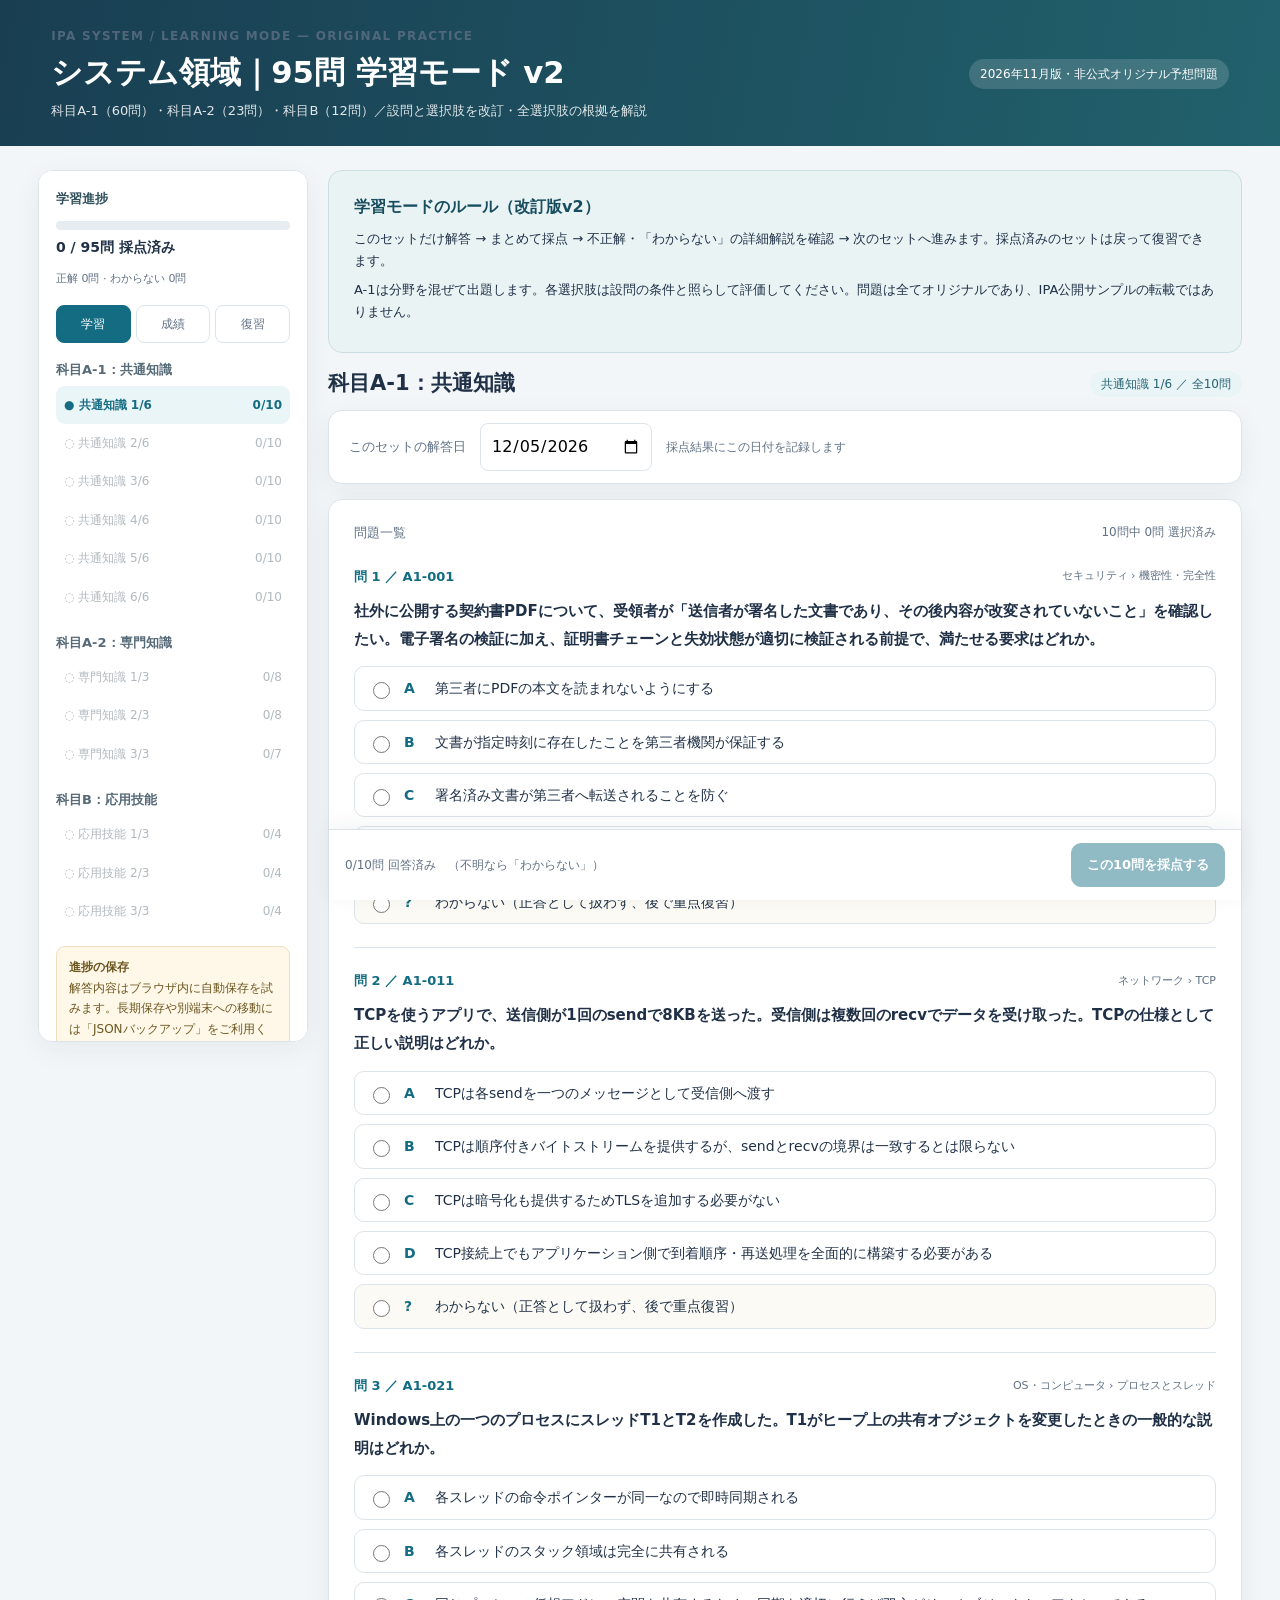
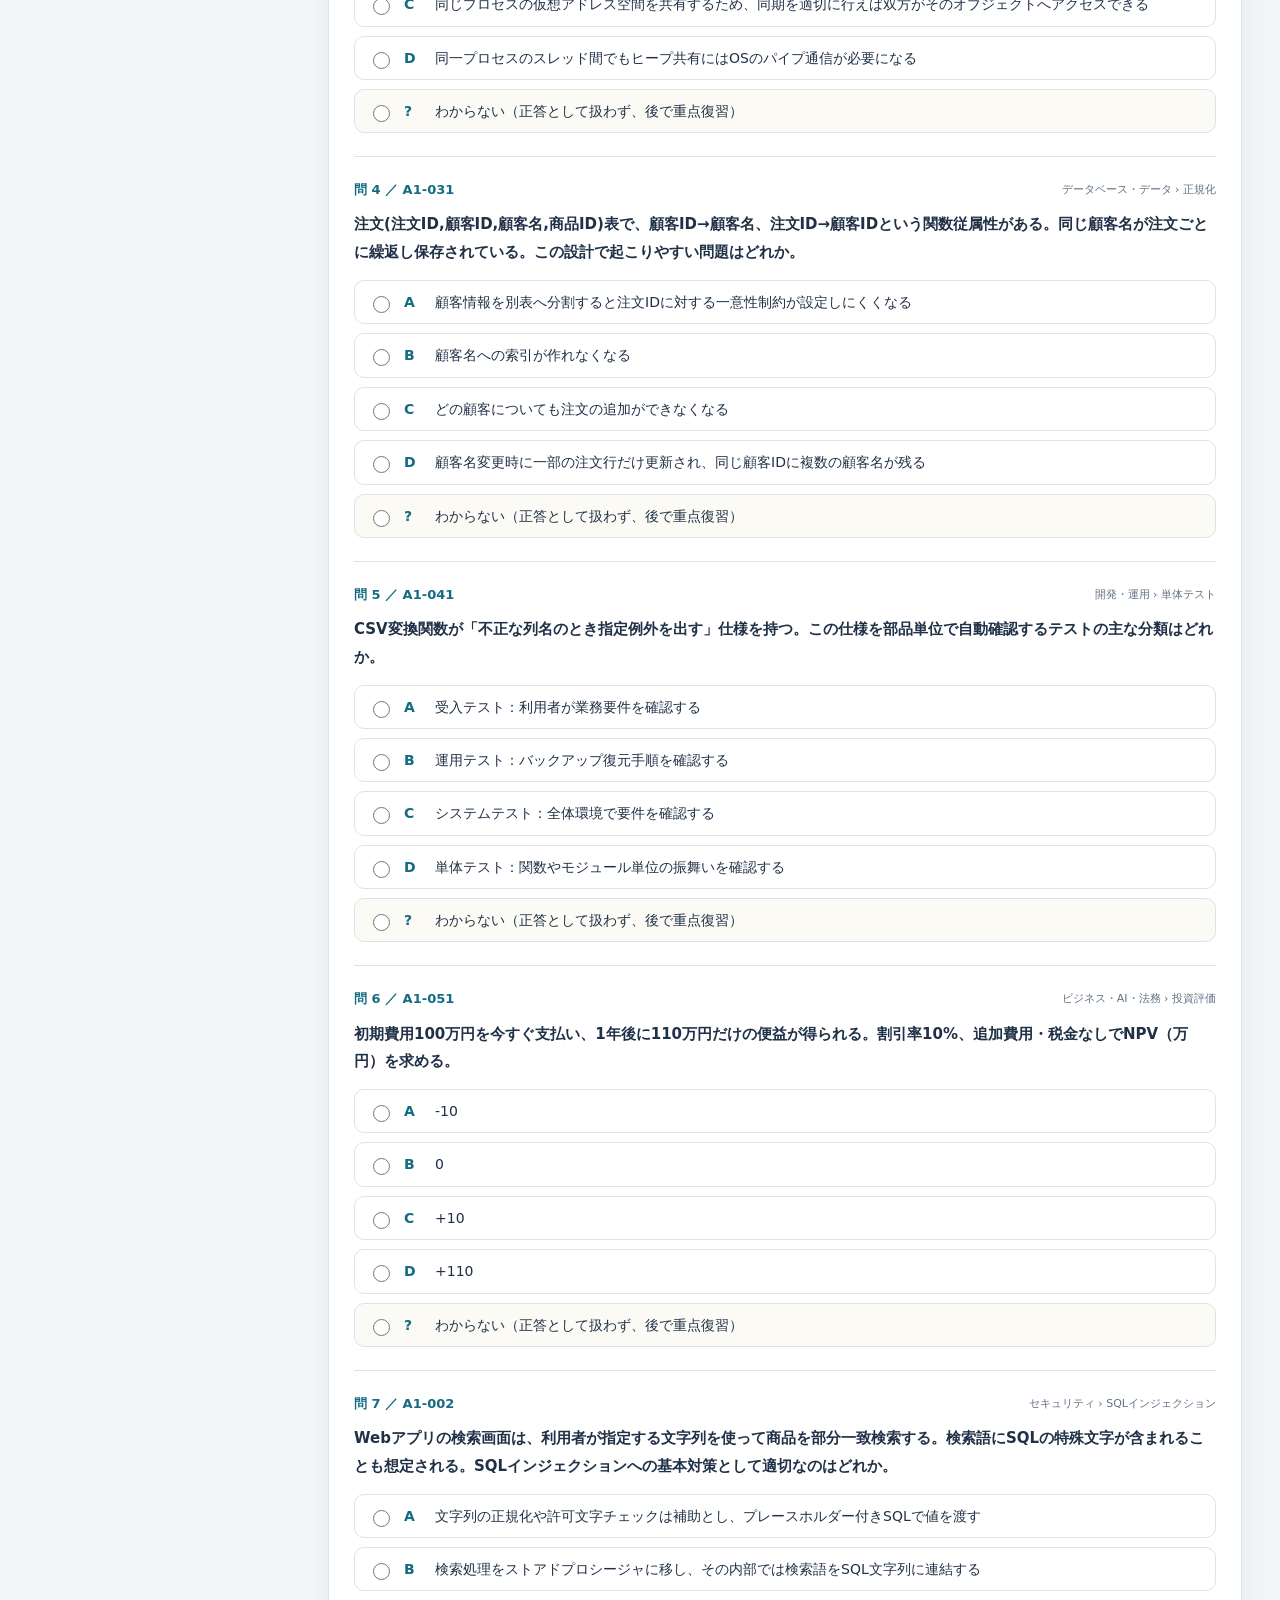
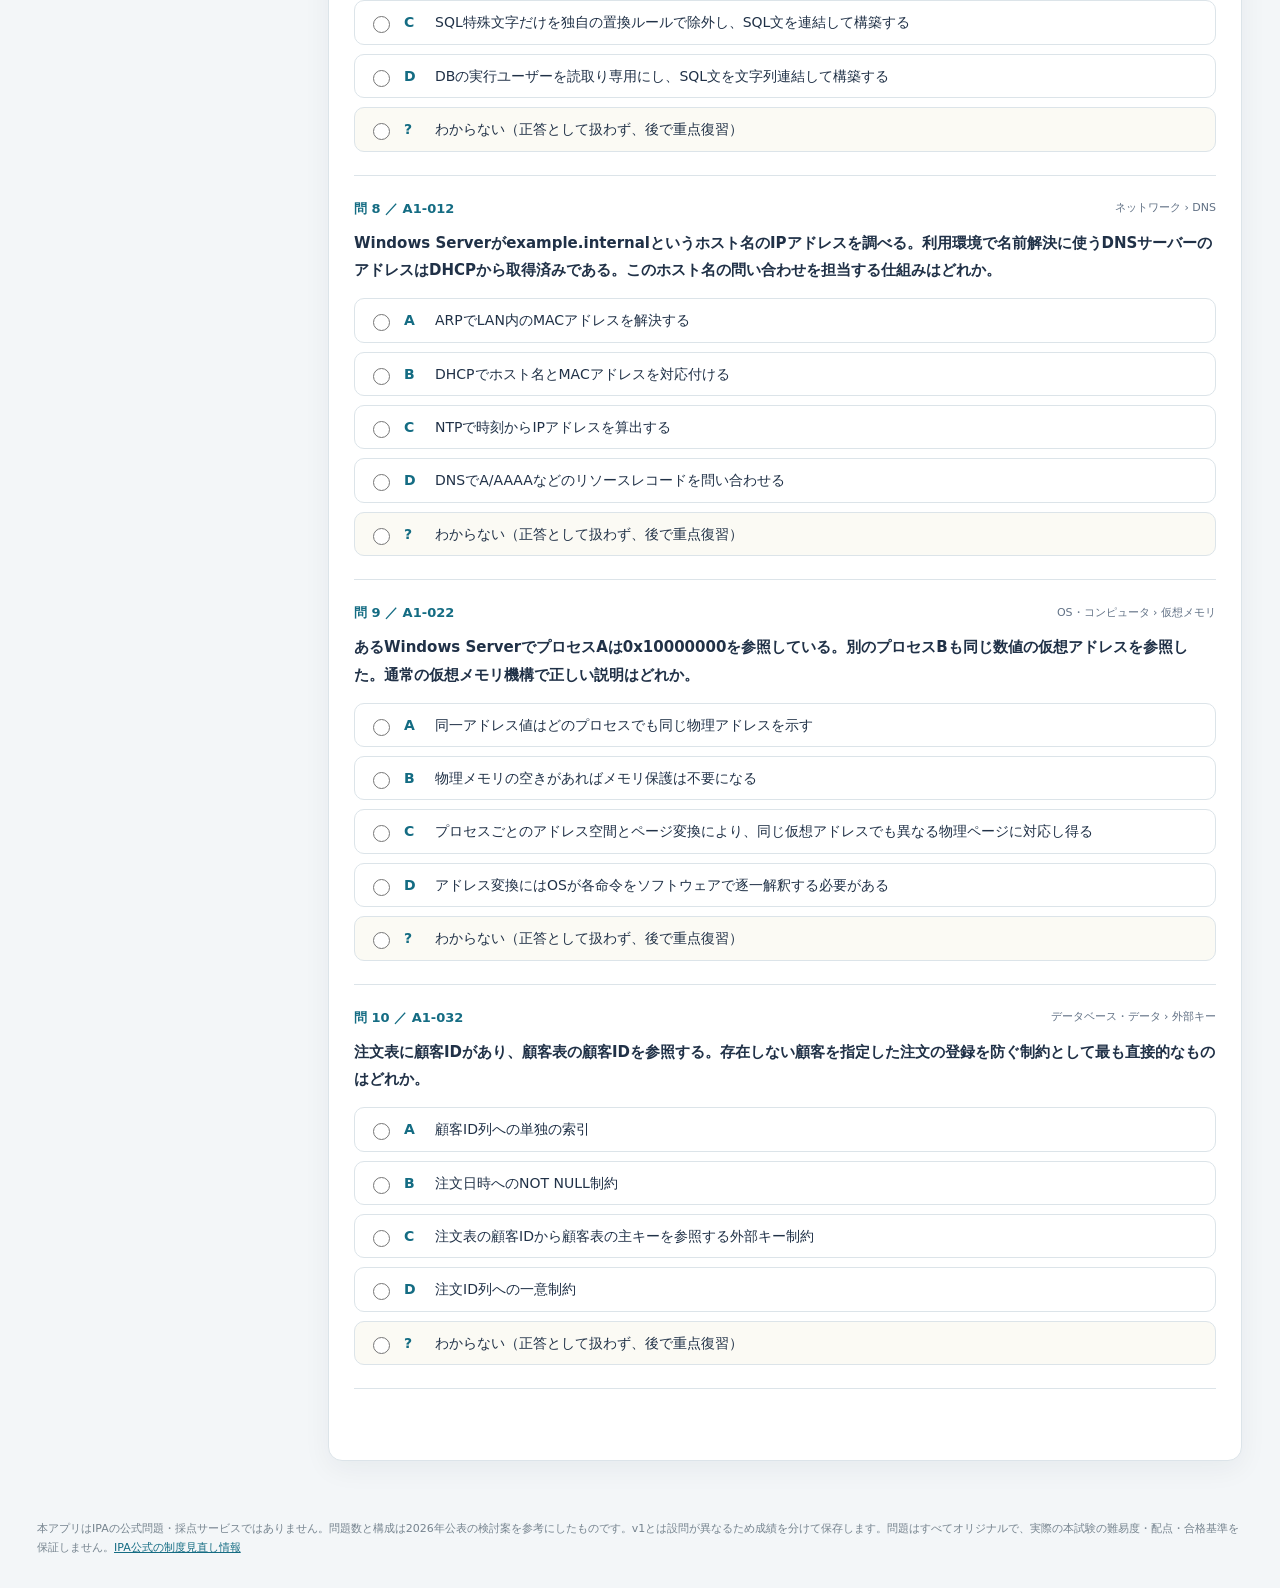
<file: ipa_system_learning_95questions_v2.html>
<!DOCTYPE html>
<html lang="ja">
<head>
<meta charset="UTF-8">
<meta name="viewport" content="width=device-width,initial-scale=1">
<title>IPA システム領域 学習モード v2 | 95問 改訂演習</title>
<style>
:root{--bg:#f3f6f8;--paper:#fff;--ink:#203147;--muted:#617185;--stroke:#dce4e9;--accent:#146c83;--accent2:#087a72;--accentbg:#eaf5f7;--warn:#a45b10;--danger:#bc4545;--good:#087c60;--radius:14px;--shadow:0 8px 28px rgba(25,42,60,.055)}
*{box-sizing:border-box}html{scroll-behavior:smooth}body{margin:0;background:var(--bg);color:var(--ink);font-family:system-ui,-apple-system,"Hiragino Kaku Gothic ProN","Yu Gothic",Meiryo,sans-serif;line-height:1.7}button,input,select{font:inherit}button{cursor:pointer}button:disabled{opacity:.47;cursor:not-allowed}a{color:var(--accent)}
header{background:linear-gradient(100deg,#193e52,#21616c);color:#fff;padding:26px clamp(18px,4vw,55px) 24px}header .small{font-size:12px;letter-spacing:.11em;opacity:.77;font-weight:750}header h1{font-size:clamp(21px,2.4vw,31px);line-height:1.4;margin:5px 0 6px}header p{font-size:13px;opacity:.87;max-width:850px;margin:0}header .subhead{display:flex;gap:12px;justify-content:space-between;align-items:center;max-width:1390px;margin:auto}header .subtitle{font-size:12px;background:rgba(255,255,255,.15);padding:5px 11px;border-radius:100px;white-space:nowrap}
.shell{max-width:1450px;padding:24px clamp(12px,3vw,38px) 44px;margin:auto;display:grid;grid-template-columns:270px minmax(0,1fr);gap:20px}.sidebar,.card{background:var(--paper);border:1px solid var(--stroke);border-radius:var(--radius);box-shadow:var(--shadow)}.sidebar{padding:17px;align-self:start;position:sticky;top:14px;max-height:calc(100vh - 28px);overflow:auto}.side-title{font-weight:800;font-size:13px;margin:0 0 10px;color:#31515d}.progress-track{height:9px;border-radius:9px;background:#e6ecef;overflow:hidden}.progress-track>span{display:block;height:100%;background:#17807b;transition:width .2s}.side-num{font-weight:750;margin:6px 0 11px;font-size:14px}.tabs{display:grid;grid-template-columns:repeat(3,1fr);gap:5px;margin:16px 0}.tab{border:1px solid var(--stroke);background:#fff;color:var(--muted);font-size:12px;border-radius:8px;padding:8px 3px}.tab.active{background:var(--accent);color:#fff;border-color:var(--accent)}.group-label{margin:16px 0 4px;font-weight:800;font-size:13px;color:#566a78}.chunk{width:100%;border:0;background:none;border-radius:9px;padding:9px 8px;display:flex;gap:7px;justify-content:space-between;align-items:center;text-align:left;color:#384957;font-size:12px}.chunk:disabled{opacity:.38}.chunk.current{background:var(--accentbg);font-weight:780;color:var(--accent)}.chunk.done{color:var(--good)}.tiny{font-size:11px;color:var(--muted)}.small{font-size:13px;color:var(--muted)}.main{min-width:0}.intro,.card{padding:22px 25px}.intro{background:#e9f3f4;border:1px solid #cbdee3;border-radius:var(--radius);margin-bottom:16px}.intro strong{color:#174d5e}.intro p{margin:7px 0;font-size:13px}.ribbon{display:flex;justify-content:space-between;align-items:center;gap:12px;margin-bottom:12px}.h2{font-size:21px;line-height:1.4;font-weight:800;margin:0}.caption{font-size:12px;color:var(--muted)}.chip{font-size:12px;color:#276274;background:#e8f4f5;padding:3px 11px;border-radius:100px;white-space:nowrap}.card{margin-bottom:15px}.card h3{font-size:16px;margin:0 0 10px}.controls{display:flex;gap:10px;align-items:center;flex-wrap:wrap}.btn{border:1px solid #bccfd7;background:#fff;color:#214859;padding:10px 15px;border-radius:10px;font-weight:740;font-size:13px;transition:background .13s}.btn.primary{background:var(--accent);border-color:var(--accent);color:#fff}.btn.primary:hover:not(:disabled){background:#14566b}.btn:hover:not(:disabled){background:#eef5f7}.btn.primary:hover{color:#fff}.btn.danger{color:var(--danger)}.btn.full{width:100%}.question{border-bottom:1px solid var(--stroke);padding:22px 0 23px}.question:last-child{border:0}.qtop{display:flex;justify-content:space-between;align-items:center;gap:10px;margin-bottom:10px}.qno{font-weight:800;color:var(--accent);font-size:13px}.topic{color:var(--muted);font-size:11px}.stem{font-size:15px;font-weight:700;line-height:1.85;white-space:pre-wrap}.scenario{margin:10px 0 13px;border-left:4px solid #86a4b2;background:#f1f5f7;padding:14px 18px;font-size:13px;line-height:1.95;white-space:pre-wrap;border-radius:0 9px 9px 0}.options{margin-top:13px;display:grid;gap:9px}.choice{border:1px solid var(--stroke);border-radius:10px;padding:10px 13px;display:flex;gap:11px;align-items:flex-start;cursor:pointer;font-size:14px;line-height:1.6;background:#fff}.choice:hover:not(.disabled){border-color:#8aabb9;background:#f8fbfc}.choice:has(input:checked){background:#edf7f8;border-color:#75a7b2}.choice input{margin-top:5px;accent-color:var(--accent);width:17px;height:17px;flex-shrink:0}.choice .letter{font-weight:800;color:var(--accent);min-width:20px}.choice.unknown{background:#fbfaf4}.choice.correct-choice{background:#e7f5ec;border-color:#84c5a7}.choice.wrong-choice{background:#fff1ef;border-color:#ebaaa3}.choice:has(input:disabled){cursor:default}.choice.disabled{cursor:default}.answer-note{margin:16px 0 0;padding:13px 16px;background:#f3f6f8;border-radius:10px;border:1px solid var(--stroke)}.answer-head{font-size:14px;font-weight:800}.option-review{list-style:none;margin:10px 0;padding:0;display:grid;gap:7px}.option-review li{background:#fff;padding:10px 13px;border-left:3px solid #a9bac3;border-radius:6px;font-size:13px;line-height:1.85}.option-review li.right-opt{border-left-color:#178068;background:#e9f7f0}.right{color:var(--good)}.wrong{color:var(--danger)}.unknown-txt{color:var(--warn)}details{margin-top:8px}summary{cursor:pointer;font-size:13px;color:var(--accent);font-weight:800}details p{font-size:13px;line-height:1.88;margin:9px 0}.note-label{font-size:12px;color:var(--muted);font-weight:800;margin-top:14px}.totals{display:grid;grid-template-columns:repeat(4,minmax(0,1fr));gap:10px}.metric{background:#f1f6f7;border-radius:10px;padding:13px}.metric b{font-size:26px;line-height:1.25;display:block}.metric span{font-size:11px;color:var(--muted)}.row{display:flex;align-items:center;justify-content:space-between;gap:15px;flex-wrap:wrap}.panel-note{font-size:12px;background:#f8fafb;border-left:3px solid #90b5c0;padding:9px 13px;color:var(--muted);margin-top:12px}table{border-collapse:collapse;width:100%;font-size:13px}th{text-align:left;background:#f0f5f6;color:#46616e}td,th{padding:10px;border-bottom:1px solid #e4ebef;vertical-align:top}td.num,th.num{text-align:right;font-variant-numeric:tabular-nums}.bar{height:7px;background:#e8eff0;border-radius:6px;overflow:hidden;margin-top:6px}.bar>i{display:block;height:100%;background:#267d91}.status{border-radius:6px;font-size:11px;padding:2px 6px;display:inline-block;background:#eef4f6;color:#466476}.status.good{background:#e7f5ef;color:#167357}.status.warn{background:#fff5e7;color:#99631b}.status.bad{background:#fff0ee;color:#b64c49}.filter{border:1px solid var(--stroke);border-radius:8px;padding:8px 10px;background:white;max-width:100%}.setting{display:grid;grid-template-columns:repeat(3,1fr);gap:11px;margin:15px 0}.setting label{font-size:12px;display:block;color:var(--muted);margin-bottom:4px}.setting input{width:100%;padding:8px;border:1px solid var(--stroke);border-radius:8px;color:var(--ink);background:#fff}.chart-box{border:1px solid var(--stroke);border-radius:10px;padding:14px;overflow:auto}.chart-box svg{width:100%;min-width:520px;max-height:310px}.empty{text-align:center;padding:35px 10px;color:var(--muted);font-size:13px}.question-list{display:grid;gap:10px}.review-item{border:1px solid var(--stroke);border-radius:9px;padding:13px}.footer{max-width:1250px;margin:0 auto;padding:0 22px 30px;color:#75838e;font-size:11px}.backup-hint{margin-top:16px;background:#fff8e8;border:1px solid #efdfbe;color:#6c561f;font-size:12px;padding:10px 12px;border-radius:9px}.topbadge{padding:4px 10px;border:1px solid #b5d4df;color:#4b8498;background:#e8f5f9;border-radius:100px;font-size:11px;font-weight:780}.sticky-bottom{background:#fff;border-top:1px solid var(--stroke);position:sticky;bottom:0;padding:13px 16px;display:flex;justify-content:space-between;gap:12px;align-items:center;box-shadow:0 -4px 20px rgba(18,48,69,.06);margin:0 -25px -22px}.kbd{border:1px solid var(--stroke);border-radius:4px;padding:1px 5px;font-size:11px}.hidden{display:none!important}
@media(max-width:900px){.shell{grid-template-columns:1fr;padding:13px}.sidebar{position:static;max-height:none}.groupnav{display:grid;grid-template-columns:repeat(3,minmax(0,1fr));gap:2px 5px}.group-label{grid-column:1/-1}.sidebar .groupnav .chunk{font-size:10px}.intro,.card{padding:18px}.sticky-bottom{margin:0 -18px -18px}.totals{grid-template-columns:repeat(2,1fr)}.setting{grid-template-columns:1fr}.ribbon{align-items:flex-start}.chart-box svg{min-width:430px}}
@media(max-width:520px){header .subhead{display:block}header .subtitle{display:inline-block;margin-top:12px}.sidebar{padding:12px}.groupnav{grid-template-columns:repeat(2,minmax(0,1fr))}.choice{padding:9px;font-size:13px}.ribbon{display:block}.chip{display:inline-block;margin-top:8px}.sticky-bottom .btn{font-size:11px;padding:10px 8px}.metric b{font-size:22px}}

.confirm-overlay{position:fixed;inset:0;z-index:1000;background:rgba(17,34,48,.56);display:flex;align-items:center;justify-content:center;padding:22px}
.confirm-dialog{background:white;border-radius:16px;width:100%;max-width:490px;padding:26px;box-shadow:0 12px 38px rgba(0,0,0,.22)}
.confirm-dialog h2{margin:0 0 10px;font-size:19px}
.confirm-dialog p{font-size:14px;line-height:1.85;margin:0 0 20px;white-space:pre-wrap}
.confirm-actions{display:flex;justify-content:flex-end;gap:12px;flex-wrap:wrap}
.notice-bar{position:fixed;z-index:1001;left:50%;top:16px;transform:translateX(-50%);max-width:min(96vw,850px);padding:13px 20px;background:#e9f5ef;border:1px solid #92c3af;box-shadow:0 5px 16px #0002;border-radius:10px;color:#145d49;font-size:14px}
.notice-bar.error{background:#fff0ee;border-color:#e6a6a0;color:#a12c28}
</style>
</head>
<body>
<header><div class="subhead"><div><div class="small">IPA SYSTEM / LEARNING MODE — ORIGINAL PRACTICE</div><h1>システム領域｜95問 学習モード v2</h1><p>科目A-1（60問）・科目A-2（23問）・科目B（12問）／設問と選択肢を改訂・全選択肢の根拠を解説</p></div><span class="subtitle">2026年11月版・非公式オリジナル予想問題</span></div></header>
<div class="shell"><aside class="sidebar" id="side"></aside><main class="main" id="main" tabindex="-1"></main></div>
<div class="footer">本アプリはIPAの公式問題・採点サービスではありません。問題数と構成は2026年公表の検討案を参考にしたものです。v1とは設問が異なるため成績を分けて保存します。問題はすべてオリジナルで、実際の本試験の難易度・配点・合格基準を保証しません。<a href="https://www.ipa.go.jp/shiken/minaoshi/index.html" target="_blank" rel="noopener noreferrer">IPA公式の制度見直し情報</a></div>
<div id="confirm-layer" class="confirm-overlay hidden" role="dialog" aria-modal="true" aria-labelledby="confirm-title" aria-describedby="confirm-message">
  <div class="confirm-dialog">
    <h2 id="confirm-title">操作の確認</h2>
    <p id="confirm-message"></p>
    <div class="confirm-actions">
      <button type="button" class="btn" data-confirm-answer="cancel">キャンセル</button>
      <button type="button" class="btn primary" id="confirm-approve" data-confirm-answer="yes">確定する</button>
    </div>
  </div>
</div>
<div id="feedback" class="notice-bar hidden" role="status" aria-live="polite"></div>
<input id="restore" type="file" accept="application/json,.json" style="display:none">
<script id="bank" type="application/json">[{"id":"A1-001","section":"A1","major":"セキュリティ","minor":"機密性・完全性","stem":"社外に公開する契約書PDFについて、受領者が「送信者が署名した文書であり、その後内容が改変されていないこと」を確認したい。電子署名の検証に加え、証明書チェーンと失効状態が適切に検証される前提で、満たせる要求はどれか。","options":["第三者にPDFの本文を読まれないようにする","文書が指定時刻に存在したことを第三者機関が保証する","署名済み文書が第三者へ転送されることを防ぐ","署名に対応する鍵の正当性と、署名後の対象データの完全性を確認する"],"answer":"D","why":"電子署名の検証は署名の真正性と署名対象データの完全性を確かめるための仕組みである。署名者の公開鍵と証明書の信頼性を検証する前提がある。","contrast":"暗号化による機密性、冗長化による可用性、データ保存場所の管理とは目的が異なる。","case":"","optionNotes":["暗号化は機密性を守るが、署名だけで閲覧を制限することはできない。","時刻認証はタイムスタンプ等の別の仕組みで扱う。署名の存在だけで第三者保証にはならない。","転送・再配布の技術的制御は電子署名の役割ではない。","電子署名の検証は署名の真正性と署名対象データの完全性を確かめるための仕組みである。署名者の公開鍵と証明書の信頼性を検証する前提がある。"],"insight":"電子署名は「誰の鍵による署名か」「署名後に対象データが変わっていないか」を確認する。本文を読まれないようにする機密性は別に暗号化を組み合わせる。さらに署名者と鍵の結び付けを保証するために証明書の信頼・期限・失効を確認する。"},{"id":"A1-011","section":"A1","major":"ネットワーク","minor":"TCP","stem":"TCPを使うアプリで、送信側が1回のsendで8KBを送った。受信側は複数回のrecvでデータを受け取った。TCPの仕様として正しい説明はどれか。","options":["TCPは各sendを一つのメッセージとして受信側へ渡す","TCPは順序付きバイトストリームを提供するが、sendとrecvの境界は一致するとは限らない","TCPは暗号化も提供するためTLSを追加する必要がない","TCP接続上でもアプリケーション側で到着順序・再送処理を全面的に構築する必要がある"],"answer":"B","why":"TCPはシーケンス番号や確認応答などによって、順序を保ったバイトストリームをアプリケーションに提供する。","contrast":"TCPはTLSとは別であり、暗号化を保証しない。またTCPはメッセージ境界を提供しない。","case":"","optionNotes":["TCPはメッセージ境界を維持しない。受信側で長さ等を定義する。","TCPはシーケンス番号や確認応答などによって、順序を保ったバイトストリームをアプリケーションに提供する。","暗号化は一般にTLSなど別の層で提供する。","TCPスタックが再送や輻輳制御を担当する。"],"insight":"設問の条件に注目すること。似ている技術や対策でも、守る対象・満たす要件・発生し得る副作用が異なる。正解以外の案がどの条件を満たせないか確認すると、初見の設計問題にも応用しやすくなる。"},{"id":"A1-021","section":"A1","major":"OS・コンピュータ","minor":"プロセスとスレッド","stem":"Windows上の一つのプロセスにスレッドT1とT2を作成した。T1がヒープ上の共有オブジェクトを変更したときの一般的な説明はどれか。","options":["各スレッドの命令ポインターが同一なので即時同期される","各スレッドのスタック領域は完全に共有される","同じプロセスの仮想アドレス空間を共有するため、同期を適切に行えば双方がそのオブジェクトへアクセスできる","同一プロセスのスレッド間でもヒープ共有にはOSのパイプ通信が必要になる"],"answer":"C","why":"同一プロセスのスレッドは基本的に同一の仮想アドレス空間を共有する。","contrast":"スタック、レジスタ、プログラムカウンタなど実行文脈はスレッドごとに持つ。","case":"","optionNotes":["各スレッドは固有の命令ポインターを持つ。","通常、各スレッドは独立したスタックを持つ。","同一プロセスのスレッドは基本的に同一の仮想アドレス空間を共有する。","同一プロセス内でヒープ共有のためにソケットは必須ではない。"],"insight":"同一プロセス内でアドレス空間を共有することと、同時書込みの整合性が担保されることは別。共有データの排他やメモリ可視性を考慮する必要がある。"},{"id":"A1-031","section":"A1","major":"データベース・データ","minor":"正規化","stem":"注文(注文ID,顧客ID,顧客名,商品ID)表で、顧客ID→顧客名、注文ID→顧客IDという関数従属性がある。同じ顧客名が注文ごとに繰返し保存されている。この設計で起こりやすい問題はどれか。","options":["顧客情報を別表へ分割すると注文IDに対する一意性制約が設定しにくくなる","顧客名への索引が作れなくなる","どの顧客についても注文の追加ができなくなる","顧客名変更時に一部の注文行だけ更新され、同じ顧客IDに複数の顧客名が残る"],"answer":"D","why":"同じ顧客情報を複数行に重複保持すると、更新漏れで値が食い違う更新不整合を起こし得る。","contrast":"顧客表と注文表の適切な分割で重複を減らせるが、性能要件によって非正規化する場合もある。","case":"","optionNotes":["分割するときも注文IDには一意制約を設けられる。","顧客名に索引を付けることは可能だが更新整合性とは別問題。","顧客名が重複していても注文登録自体が不可能になるとは限らない。","同じ顧客情報を複数行に重複保持すると、更新漏れで値が食い違う更新不整合を起こし得る。"],"insight":"設問の条件に注目すること。似ている技術や対策でも、守る対象・満たす要件・発生し得る副作用が異なる。正解以外の案がどの条件を満たせないか確認すると、初見の設計問題にも応用しやすくなる。"},{"id":"A1-041","section":"A1","major":"開発・運用","minor":"単体テスト","stem":"CSV変換関数が「不正な列名のとき指定例外を出す」仕様を持つ。この仕様を部品単位で自動確認するテストの主な分類はどれか。","options":["受入テスト：利用者が業務要件を確認する","運用テスト：バックアップ復元手順を確認する","システムテスト：全体環境で要件を確認する","単体テスト：関数やモジュール単位の振舞いを確認する"],"answer":"D","why":"単体テストは比較的小さな単位の振る舞いを検証し、不具合を局所化する。","contrast":"複数コンポーネントの連携は結合テスト、利用者視点の業務確認は受入テストなどが担う。","case":"","optionNotes":["受入テストは業務観点での検証。","運用テストは運用手順や障害対応の確認。","システムテストはシステム全体の要件を確認する。","単体テストは比較的小さな単位の振る舞いを検証し、不具合を局所化する。"],"insight":"設問の条件に注目すること。似ている技術や対策でも、守る対象・満たす要件・発生し得る副作用が異なる。正解以外の案がどの条件を満たせないか確認すると、初見の設計問題にも応用しやすくなる。"},{"id":"A1-051","section":"A1","major":"ビジネス・AI・法務","minor":"投資評価","stem":"初期費用100万円を今すぐ支払い、1年後に110万円だけの便益が得られる。割引率10%、追加費用・税金なしでNPV（万円）を求める。","options":["-10","0","+10","+110"],"answer":"B","why":"110万円を1.10で割った現在価値は100万円で、初期投資100万円との差は0円となる。","contrast":"将来の110万円をそのまま現在価値として扱ってはいけない。","case":"","optionNotes":["110/1.1-100=0となり、-10ではない。","110万円を1.10で割った現在価値は100万円で、初期投資100万円との差は0円となる。","110を割引なしで扱うと+10となるが割引を忘れている。","110は将来の便益そのもので、初期投資と割引を無視した値。"],"insight":"設問の条件に注目すること。似ている技術や対策でも、守る対象・満たす要件・発生し得る副作用が異なる。正解以外の案がどの条件を満たせないか確認すると、初見の設計問題にも応用しやすくなる。"},{"id":"A1-002","section":"A1","major":"セキュリティ","minor":"SQLインジェクション","stem":"Webアプリの検索画面は、利用者が指定する文字列を使って商品を部分一致検索する。検索語にSQLの特殊文字が含まれることも想定される。SQLインジェクションへの基本対策として適切なのはどれか。","options":["文字列の正規化や許可文字チェックは補助とし、プレースホルダー付きSQLで値を渡す","検索処理をストアドプロシージャに移し、その内部では検索語をSQL文字列に連結する","SQL特殊文字だけを独自の置換ルールで除外し、SQL文を連結して構築する","DBの実行ユーザーを読取り専用にし、SQL文を文字列連結して構築する"],"answer":"A","why":"パラメータ化クエリはSQLの構造と入力値を分離するため、入力値がSQL構文として解釈されることを防ぐ。","contrast":"表示抑制やバックアップでは攻撃そのものを防げない。文字数制限もSQL構文の注入を排除できない。","case":"","optionNotes":["パラメータ化クエリはSQLの構造と入力値を分離するため、入力値がSQL構文として解釈されることを防ぐ。","ストアドプロシージャでも内部でSQLを連結すると注入できる。呼出し方式でなく値の分離が肝心。","独自の禁止文字処理は抜け道やDB方言の違いがある。","読取り専用権限は被害の範囲を限定するが、不正な検索やデータ漏えいまで防がない。"],"insight":"「悪い文字を消す」というアプローチは入力値をSQL構文へ接続する危険な構造を残す。プレースホルダー方式ではSQLの構造を先に固定し、入力値をパラメータとしてDBへ渡す。識別子（列名・表名）の動的切替えはパラメータ化できない場合があり、許可リストで別途制限する。"},{"id":"A1-012","section":"A1","major":"ネットワーク","minor":"DNS","stem":"Windows Serverがexample.internalというホスト名のIPアドレスを調べる。利用環境で名前解決に使うDNSサーバーのアドレスはDHCPから取得済みである。このホスト名の問い合わせを担当する仕組みはどれか。","options":["ARPでLAN内のMACアドレスを解決する","DHCPでホスト名とMACアドレスを対応付ける","NTPで時刻からIPアドレスを算出する","DNSでA/AAAAなどのリソースレコードを問い合わせる"],"answer":"D","why":"DNSはドメイン名をIPアドレスなどのレコードに対応付ける名前解決の仕組みである。","contrast":"DHCPはネットワーク設定の配布、ARPは主に同一リンク上のIPv4アドレスからMACアドレスの解決、NTPは時刻同期に使う。","case":"","optionNotes":["ARPは主に同一リンク内のIPv4→MAC解決に使う。","DHCPはIP設定配布などを担当し、任意の名前問い合わせそのものではない。","NTPは時刻同期。","DNSはドメイン名をIPアドレスなどのレコードに対応付ける名前解決の仕組みである。"],"insight":"設問の条件に注目すること。似ている技術や対策でも、守る対象・満たす要件・発生し得る副作用が異なる。正解以外の案がどの条件を満たせないか確認すると、初見の設計問題にも応用しやすくなる。"},{"id":"A1-022","section":"A1","major":"OS・コンピュータ","minor":"仮想メモリ","stem":"あるWindows ServerでプロセスAは0x10000000を参照している。別のプロセスBも同じ数値の仮想アドレスを参照した。通常の仮想メモリ機構で正しい説明はどれか。","options":["同一アドレス値はどのプロセスでも同じ物理アドレスを示す","物理メモリの空きがあればメモリ保護は不要になる","プロセスごとのアドレス空間とページ変換により、同じ仮想アドレスでも異なる物理ページに対応し得る","アドレス変換にはOSが各命令をソフトウェアで逐一解釈する必要がある"],"answer":"C","why":"OSとハードウェアのメモリ管理機構が仮想アドレスを物理アドレスなどに変換し、分離や柔軟なメモリ利用を可能にする。","contrast":"仮想メモリは単にディスクをRAMの代わりに使うという意味だけではない。","case":"","optionNotes":["仮想アドレスの数値が同一でもプロセスが異なれば別の物理ページへ対応し得る。","物理メモリが空いていてもアドレス空間の保護は必要。","OSとハードウェアのメモリ管理機構が仮想アドレスを物理アドレスなどに変換し、分離や柔軟なメモリ利用を可能にする。","CPUのMMUなどが変換を支援する。すべての命令をOSが逐一解釈するわけではない。"],"insight":"設問の条件に注目すること。似ている技術や対策でも、守る対象・満たす要件・発生し得る副作用が異なる。正解以外の案がどの条件を満たせないか確認すると、初見の設計問題にも応用しやすくなる。"},{"id":"A1-032","section":"A1","major":"データベース・データ","minor":"外部キー","stem":"注文表に顧客IDがあり、顧客表の顧客IDを参照する。存在しない顧客を指定した注文の登録を防ぐ制約として最も直接的なものはどれか。","options":["顧客ID列への単独の索引","注文日時へのNOT NULL制約","注文表の顧客IDから顧客表の主キーを参照する外部キー制約","注文ID列への一意制約"],"answer":"C","why":"外部キーは表間の参照整合性を維持する制約であり、参照先との関係に応じて挿入・更新・削除を制限できる。","contrast":"索引や暗号化とは別の仕組みである。","case":"","optionNotes":["索引は検索性能向上が目的で、参照先の存在を保証しない。","NOT NULLは空値を防ぐが、顧客表に実在するかは検証しない。","外部キーは表間の参照整合性を維持する制約であり、参照先との関係に応じて挿入・更新・削除を制限できる。","注文IDの一意制約は注文の重複を防ぐもので、顧客参照整合性とは別。"],"insight":"設問の条件に注目すること。似ている技術や対策でも、守る対象・満たす要件・発生し得る副作用が異なる。正解以外の案がどの条件を満たせないか確認すると、初見の設計問題にも応用しやすくなる。"},{"id":"A1-042","section":"A1","major":"開発・運用","minor":"境界値分析","stem":"入力値が1以上100以下の整数に限られる関数をテストする。境界値分析として有効な4値の組合せはどれか。","options":["0、1、100、101","1、25、50、75","2、50、99、100","0、50、75、101"],"answer":"A","why":"最小値・最大値とその直外側を選ぶことで、境界条件の漏れを見つけやすくなる。","contrast":"通常値だけのテストでは、比較演算子の誤りなどを見落とす場合がある。","case":"","optionNotes":["最小値・最大値とその直外側を選ぶことで、境界条件の漏れを見つけやすくなる。","中間値だけでは下限・上限の直前直後が検証できない。","0と101がなく不正値への境界動作を確認しにくい。","下限1と上限100がなく境界の両側を検査できない。"],"insight":"設問の条件に注目すること。似ている技術や対策でも、守る対象・満たす要件・発生し得る副作用が異なる。正解以外の案がどの条件を満たせないか確認すると、初見の設計問題にも応用しやすくなる。"},{"id":"A1-052","section":"A1","major":"ビジネス・AI・法務","minor":"KPI","stem":"新規営業施策で「3か月後の新規成約件数」を成果指標としている。成果に先行する活動指標として適切なのはどれか。","options":["当四半期の最終確定売上だけを月末に確認する","前年の業界全体の市場規模の最終値","商談化に結びつく顧客提案実施件数を週次で追跡する","施策終了後の総顧客数だけを記録する"],"answer":"C","why":"提案件数は最終成果に先行する活動量の指標として利用できる。ただし成果との因果関係の検証は必要である。","contrast":"売上などの最終成果指標は遅行指標になりやすい。","case":"","optionNotes":["確定売上は成果指標に近く先行行動を表しにくい。","前年市場規模は施策の活動量と結び付かない。","提案件数は最終成果に先行する活動量の指標として利用できる。ただし成果との因果関係の検証は必要である。","総顧客数は遅行指標であり週次の先行活動を測定していない。"],"insight":"設問の条件に注目すること。似ている技術や対策でも、守る対象・満たす要件・発生し得る副作用が異なる。正解以外の案がどの条件を満たせないか確認すると、初見の設計問題にも応用しやすくなる。"},{"id":"A1-003","section":"A1","major":"セキュリティ","minor":"XSS","stem":"利用者の投稿文をHTMLの本文に埋め込んで表示する。投稿文は通常のテキストとして表示し、スクリプトとして実行されないようにしたい。主たる対策はどれか。","options":["CSPを設けるだけで投稿データをそのままHTMLに挿入する","HTMLテキストノードの文脈に応じて出力をエスケープし、別文脈での利用時はその文脈向けに処理する","投稿をHTTPSで受け取れば出力時の加工は行わない","入力時の文字数制限を短くして、表示時には加工しない"],"answer":"B","why":"HTML本文、属性、JavaScriptなど、埋め込む文脈に適したエスケープ処理が基本となる。テンプレートの自動エスケープなどを利用する。","contrast":"TLSは通信経路を守る仕組みであり、悪意あるHTMLやスクリプトの解釈は防止しない。","case":"","optionNotes":["CSPは被害緩和に有効だが、危険なHTML挿入を無条件に安全化しない。","HTML本文、属性、JavaScriptなど、埋め込む文脈に適したエスケープ処理が基本となる。テンプレートの自動エスケープなどを利用する。","HTTPSは通信経路を保護する仕組みで、投稿内容のブラウザでの実行は防がない。","短文でもイベント属性などの攻撃は成立する。文字数制限だけでは不十分。"],"insight":"出力の文脈ごとに正しいエスケープが異なる。HTML本文、属性値、JavaScript文字列、URLなどは同じエスケープで安全になるとは限らない。可能ならDOMのtextContent等を利用し、CSPは追加の防御として検討する。"},{"id":"A1-013","section":"A1","major":"ネットワーク","minor":"サブネット","stem":"IPv4の192.168.10.0/26を1つのサブネットとして扱う。ネットワークアドレスとブロードキャストアドレスを含む総アドレス数はいくつか。","options":["128","64","62","32"],"answer":"B","why":"IPv4は32ビットで、/26はネットワーク部26ビットを表す。ホスト部は6ビットなので2の6乗で64アドレスになる。","contrast":"通常のユニキャスト用ホストとして利用できる数は64から2を引いた62だが、問われているのは総数である。","case":"","optionNotes":["/25の総数に相当する。","IPv4は32ビットで、/26はネットワーク部26ビットを表す。ホスト部は6ビットなので2の6乗で64アドレスになる。","/26で一般的な利用可能ホスト数は62で、総数とは異なる。","/27の総数に相当する。"],"insight":"IPv4の/26はネットワーク部26ビット、残り6ビットをアドレス部分に使う。総数は2^6=64。通常のホストアドレス数62と問われた場合にはネットワークアドレスとブロードキャストアドレスを除く（特殊な用途は別）。"},{"id":"A1-023","section":"A1","major":"OS・コンピュータ","minor":"ページフォールト","stem":"実行中のプロセスでページフォールトが発生した。OSがページを割り当てて処理を再開できる状況もある。適切な説明はどれか。","options":["ページフォールトの発生はストレージ故障を意味する","ページフォールトの通知を受けたら直ちにアクセス違反としてプロセスを終了する","ページフォールトが発生すればRAMからの読取りは中止される","アクセス権やページの存在状態に応じた例外で、OSによるページ割当て・読込みなどで正常復帰する場合がある"],"answer":"D","why":"ページフォールトは仮想記憶の管理に伴う例外であり、必要なページを読み込んだり、アクセス違反を判定したりする。","contrast":"正常な遅延割当てやページインでも発生するため、常にプログラムのバグとは限らない。","case":"","optionNotes":["ページフォールトは正常な遅延割当てでも発生する。","アクセス違反となる場合もあるが、解決できるページフォールトもある。","発生原因によって適切な処理は異なる。RAM全体の読み取り停止とは関係しない。","ページフォールトは仮想記憶の管理に伴う例外であり、必要なページを読み込んだり、アクセス違反を判定したりする。"],"insight":"設問の条件に注目すること。似ている技術や対策でも、守る対象・満たす要件・発生し得る副作用が異なる。正解以外の案がどの条件を満たせないか確認すると、初見の設計問題にも応用しやすくなる。"},{"id":"A1-033","section":"A1","major":"データベース・データ","minor":"ACID","stem":"銀行口座AからBへ送金する処理では、Aからの引落しとBへの入金の両方が反映される必要がある。DBトランザクションの原子性の説明として適切なのはどれか。","options":["引落しと入金を一単位として確定させ、失敗時は未確定の変更をまとめて取り消す","一度確定した更新が電源断後も残ることを原子性と呼ぶ","2処理は異なる口座なので、失敗時も成功した片方だけを確定させる","同時実行する取引が互いに独立して見えることを原子性と呼ぶ"],"answer":"A","why":"原子性は一つのトランザクションを不可分な単位として扱い、途中の処理だけが確定する状態を防ぐ性質である。","contrast":"ACIDの一貫性・独立性・永続性とは区別する。","case":"","optionNotes":["原子性は一つのトランザクションを不可分な単位として扱い、途中の処理だけが確定する状態を防ぐ性質である。","これは永続性（Durability）に関する説明。","部分確定では口座残高が不整合になり得る。","同時実行時の隔離は分離性（Isolation）の概念。"],"insight":"ACIDのA（原子性）は部分確定を防ぐ。一方I（分離性）は同時取引の干渉を制御し、D（永続性）はコミット済み変更が障害後にも残る性質。対策の種類を混同しない。"},{"id":"A1-043","section":"A1","major":"開発・運用","minor":"分岐網羅","stem":"条件式(a&&b)を含むプログラムで「各判定の結果の真・偽が少なくとも1回実行されたこと」を確認する。該当する網羅基準はどれか。","options":["命令網羅：1回以上命令が動作したか","パス網羅：実行できる経路を列挙し、各経路をテストする","分岐網羅：各分岐結果の真偽を実行したか","条件網羅：各単独条件の真偽を実行したか"],"answer":"C","why":"分岐網羅は各判定結果に対応する分岐を実行することを目的とする。","contrast":"分岐網羅率100%でもデータの組合せや複合条件の不具合が残る。","case":"","optionNotes":["命令網羅では分岐の両結果を確認したことにならない。","パス網羅はより多くの実行経路を対象とする。","分岐網羅は各判定結果に対応する分岐を実行することを目的とする。","条件網羅は複合条件の各要素の真偽を対象とし、分岐網羅とは異なる。"],"insight":"設問の条件に注目すること。似ている技術や対策でも、守る対象・満たす要件・発生し得る副作用が異なる。正解以外の案がどの条件を満たせないか確認すると、初見の設計問題にも応用しやすくなる。"},{"id":"A1-053","section":"A1","major":"ビジネス・AI・法務","minor":"PERT","stem":"PERTの三点見積りで楽観値2日、最頻値5日、悲観値14日とする。期待日数(a+4m+b)/6は何日か。","options":["6","5","7","8"],"answer":"A","why":"PERTの期待値は(楽観+4×最頻+悲観)/6=(2+20+14)/6=6日。","contrast":"単純平均は7日だが、PERT三点見積りでは最頻値に4倍の重みを置く。","case":"","optionNotes":["PERTの期待値は(楽観+4×最頻+悲観)/6=(2+20+14)/6=6日。","最頻値をそのまま期待値と見なす計算。","悲観側を重く見過ぎた計算。","(2+4×5+14)/6=36/6=6日。8ではない。"],"insight":"設問の条件に注目すること。似ている技術や対策でも、守る対象・満たす要件・発生し得る副作用が異なる。正解以外の案がどの条件を満たせないか確認すると、初見の設計問題にも応用しやすくなる。"},{"id":"A1-004","section":"A1","major":"セキュリティ","minor":"多要素認証","stem":"認証済み利用者のアカウントを不正利用から保護するため、多要素認証を導入する。一般的な認証要素の区分に照らして異なる要素を組み合わせた例はどれか。","options":["パスワードとパスフレーズ","パスワードと認証アプリが生成する時限コード","顔認証と指紋認証","PINコードと秘密の質問"],"answer":"B","why":"パスワードは知識要素、認証アプリで管理するワンタイムコードは原則として所持要素として扱う。異なる要素を組み合わせることに意味がある。","contrast":"パスワード・秘密の質問・PINは知識要素、指紋・顔は生体要素であり、同種の要素を複数並べても多要素にならない。","case":"","optionNotes":["両方とも知識要素であり2種類の要素ではない。","パスワードは知識要素、認証アプリで管理するワンタイムコードは原則として所持要素として扱う。異なる要素を組み合わせることに意味がある。","顔・指紋はともに生体要素であり、要素の種類が異ならない。","PINと秘密の質問はともに知識要素。"],"insight":"認証要素は「知識」「所持」「生体」の区分。パスワード＋別パスワードは二段階認証でも多要素認証ではない。認証アプリの時限コードは所持要素として扱えるが、フィッシング耐性にはFIDO2などの採用も重要。"},{"id":"A1-014","section":"A1","major":"ネットワーク","minor":"TLS","stem":"Webアプリの通信をHTTPSに変更した。正しいサーバー証明書を検証し、TLS接続を確立する場合の主な効果はどれか。","options":["サーバー内のSQL実装上の欠陥が通信路で除去される","Webページへのアクセスをユーザー単位で認可できる","通信経路上の盗聴と改ざんを検知・防止し、相手サーバーを認証できる","アプリケーションの処理結果が業務上正しいことを保証する"],"answer":"C","why":"TLSは暗号化や完全性保護、証明書などを利用したサーバー認証を提供する。","contrast":"HTTPSで保護されていてもアプリケーションの脆弱性がなくなるわけではない。","case":"","optionNotes":["TLSはサーバー内部のアプリケーション欠陥を修正しない。","認可はアプリケーションや認可機構の仕事であり、TLSの暗号化とは別。","TLSは暗号化や完全性保護、証明書などを利用したサーバー認証を提供する。","TLSは業務上の処理結果の正しさを保証しない。"],"insight":"設問の条件に注目すること。似ている技術や対策でも、守る対象・満たす要件・発生し得る副作用が異なる。正解以外の案がどの条件を満たせないか確認すると、初見の設計問題にも応用しやすくなる。"},{"id":"A1-024","section":"A1","major":"OS・コンピュータ","minor":"競合状態","stem":"共有カウンターxを2スレッドがそれぞれx=x+1で更新する。初期値0なのに結果が1となった。適切な説明はどれか。","options":["スレッドを2個にしたため常に64ビット整数の桁あふれが起こる","両スレッドが同じ古い値を読み、更新が上書きされる競合状態があり得る","スレッド切替え時にOSが更新の一方を破棄する規則があるため、最終値は1になる","ヒープメモリを共有すると加算命令がCPUから削除される"],"answer":"B","why":"共有値への読み出し・更新が原子的でない場合、双方が同じ旧値を読んで同じ新値を書き戻すことがある。","contrast":"ロックや適切なアトミック操作によって更新の不可分性を保証する。","case":"","optionNotes":["2回の加算で1になることは桁あふれの説明と合わない。","共有値への読み出し・更新が原子的でない場合、双方が同じ旧値を読んで同じ新値を書き戻すことがある。","スケジューリングの仕方によって両更新が成功する場合もある。","メモリ共有がCPUの加算命令を削除することはない。"],"insight":"設問の条件に注目すること。似ている技術や対策でも、守る対象・満たす要件・発生し得る副作用が異なる。正解以外の案がどの条件を満たせないか確認すると、初見の設計問題にも応用しやすくなる。"},{"id":"A1-034","section":"A1","major":"データベース・データ","minor":"分離レベル","stem":"トランザクションT1が「金額100万円以上の注文件数」を再検索したところ、T2がその条件を満たす行を挿入・コミットしていたため件数が増えた。この現象はどれか。","options":["ファントムリード","ダーティリード","非再現読取り（同一行の値の変化）","ロストアップデート"],"answer":"A","why":"検索条件に合致する行の集合が他トランザクションの追加や削除で変化する現象をファントムリードという。","contrast":"既存の同じ行の値が変わる非再現読込みや未コミットの値を読むダーティリードと区別する。","case":"","optionNotes":["検索条件に合致する行の集合が他トランザクションの追加や削除で変化する現象をファントムリードという。","ダーティリードは未コミット値の読取り。","非再現読取りは同じ行の値が変わる現象で、新しい該当行の追加とは異なる。","ロストアップデートは並行更新の一方が失われること。"],"insight":"設問の条件に注目すること。似ている技術や対策でも、守る対象・満たす要件・発生し得る副作用が異なる。正解以外の案がどの条件を満たせないか確認すると、初見の設計問題にも応用しやすくなる。"},{"id":"A1-044","section":"A1","major":"開発・運用","minor":"CI","stem":"複数の開発者が毎日変更を統合する。統合時の不具合を早く検知するためのCIの役割として最も適切なのはどれか。","options":["本番デプロイの判断を自動化してリリース頻度を上げることをCIの中心目的とする","変更が競合しないよう、統合時期を月末にまとめて変更頻度を制限する","リリース後の障害対応だけを自動化する","変更の統合時にビルド、静的解析、テストなどを継続的に実行する"],"answer":"D","why":"CIは頻繁なコード統合と自動検証によって、統合作業時の問題を早く発見する実践である。","contrast":"デプロイ自動化はCDの領域も関わるため、CIと同一視しない。","case":"","optionNotes":["自動デプロイはCDの話題を含み、CIの中心目的を説明していない。","開発変更の禁止は継続的統合ではない。","リリース後の運用自動化だけでは統合時の問題を検知できない。","CIは頻繁なコード統合と自動検証によって、統合作業時の問題を早く発見する実践である。"],"insight":"設問の条件に注目すること。似ている技術や対策でも、守る対象・満たす要件・発生し得る副作用が異なる。正解以外の案がどの条件を満たせないか確認すると、初見の設計問題にも応用しやすくなる。"},{"id":"A1-054","section":"A1","major":"ビジネス・AI・法務","minor":"WBS","stem":"工程の見積り漏れを防ぐため、成果物を作業パッケージに階層的に分解して担当と進捗を管理する。該当する手法はどれか。","options":["WBS","ガントチャートでタスクの開始・終了予定日を管理する","PERTネットワーク図で作業依存とクリティカルパスを管理する","RACIマトリクス"],"answer":"A","why":"WBSはプロジェクト全体の作業範囲を細分化し、見積りや責任分担・進捗管理の基礎にする。","contrast":"日程や担当者だけを示すガントチャートなどとは役割が異なる。","case":"","optionNotes":["WBSはプロジェクト全体の作業範囲を細分化し、見積りや責任分担・進捗管理の基礎にする。","ガントチャートは日程表であり成果物の分解そのものではない。","PERTネットワーク図は作業間の依存関係を表す。","RACIは役割分担を明確化する表。"],"insight":"設問の条件に注目すること。似ている技術や対策でも、守る対象・満たす要件・発生し得る副作用が異なる。正解以外の案がどの条件を満たせないか確認すると、初見の設計問題にも応用しやすくなる。"},{"id":"A1-005","section":"A1","major":"セキュリティ","minor":"パスワード管理","stem":"アプリケーションのログインパスワードを保存する。DBが漏えいした場合のオフライン総当たり攻撃に備える設計として最も適切なのはどれか。","options":["パスワードをSHA-256で1回ハッシュし、全利用者で共通のソルトを利用する","利用者ごとにランダムなソルトを付け、Argon2idなどの適切なパスワード専用ハッシュで保存する","復元可能な共通鍵暗号で暗号化し、復号鍵を同じDBに保存する","利用者ごとにランダムなソルトを付け、単純な高速ハッシュを1回計算する"],"answer":"B","why":"ランダムなソルトと、計算コストを調整できるパスワード専用のハッシュ方式により、漏えい時の総当たり解析を困難にする。","contrast":"平文保存や単純な可逆暗号のみでは漏えい時のリスクが高い。通常の高速ハッシュを単独で使うだけでも十分ではない。","case":"","optionNotes":["高速ハッシュ1回と共通ソルトでは、漏えいDBに対する攻撃耐性が不足する。","ランダムなソルトと、計算コストを調整できるパスワード専用のハッシュ方式により、漏えい時の総当たり解析を困難にする。","復号鍵を同じDBに置くとDB漏えい時に復号されやすい。","個別ソルトは有効だが、攻撃コストの高い専用ハッシュも必要。"],"insight":"ハッシュ処理は復号できない一方向処理である。漏えい後に利用者の元パスワードを類推されるリスクは残るため、ハッシュの演算コストやメモリコストを高くする。ソルトは利用者ごとに異なるものを保存してよい。"},{"id":"A1-015","section":"A1","major":"ネットワーク","minor":"NAT","stem":"社内LANの端末100台が、少数のグローバルIPv4アドレスを共用してインターネットへ出る。装置が送信元ポート番号などを変換し対応表を管理する方式はどれか。","options":["NAPT","静的ルーティング","DNSキャッシュ","IPv6 SLAAC"],"answer":"A","why":"NAPTはアドレスだけでなくポート番号も変換・管理し、複数の内部通信を外部向けのアドレスに多重化できる。","contrast":"NAPTはアドレス資源の節約や通信の対応付けに使う仕組みで、暗号化や遅延保証を目的としない。","case":"","optionNotes":["NAPTはアドレスだけでなくポート番号も変換・管理し、複数の内部通信を外部向けのアドレスに多重化できる。","ルーティングは経路決定であり、送信元ポートを変換しない。","DNSキャッシュは名前解決の結果を保持する仕組み。","SLAACはIPv6アドレスの自動構成。"],"insight":"設問の条件に注目すること。似ている技術や対策でも、守る対象・満たす要件・発生し得る副作用が異なる。正解以外の案がどの条件を満たせないか確認すると、初見の設計問題にも応用しやすくなる。"},{"id":"A1-025","section":"A1","major":"OS・コンピュータ","minor":"デッドロック","stem":"スレッドT1はロックL1を保持してL2を待ち、T2はL2を保持してL1を待っている。どちらも進まない。現象と対処の組合せで適切なのはどれか。","options":["ライブロック：双方が待機したまま進まないので、再試行間隔を短くすれば解決する","スタベーション：スレッド数を増やすと解消する","デッドロック：ロック取得順序を統一するなどして循環待ちを防ぐ","スラッシング：ページサイズだけを変えて解消する"],"answer":"C","why":"各処理が解放できない資源を保持しながら相手を待つ循環待ちが生じており、処理が進まない。","contrast":"資源の獲得順序を統一するなどして、循環待ちの成立を防げる。","case":"","optionNotes":["ライブロックは相互に動いても進捗しない状態。今回の保持・待機はデッドロック。","スタベーションは一部が資源を得られず飢餓状態になる。","各処理が解放できない資源を保持しながら相手を待つ循環待ちが生じており、処理が進まない。","スラッシングはメモリページ入替え負荷が過剰な状況。"],"insight":"設問の条件に注目すること。似ている技術や対策でも、守る対象・満たす要件・発生し得る副作用が異なる。正解以外の案がどの条件を満たせないか確認すると、初見の設計問題にも応用しやすくなる。"},{"id":"A1-035","section":"A1","major":"データベース・データ","minor":"索引","stem":"検索条件に使う列へB-tree索引を追加する。表には頻繁なINSERT/UPDATEがあり、検索比率も高い。評価として適切なのはどれか。","options":["索引を増やすと、読込みと更新の両方の処理時間を短縮できる","索引作成後はクエリ実行計画が固定され、統計情報は不要になる","検索速度の改善と、索引の維持に必要な書込み負荷・容量を併せて評価する","ORDER BY対象列に索引を設けると、クエリの条件にかかわらずソート工程を省ける"],"answer":"C","why":"インデックスは検索で参照行を絞るのに有効だが、挿入・更新・削除時の索引保守や容量のコストがある。","contrast":"クエリ特性や選択性、実行計画に基づいて設計する。","case":"","optionNotes":["索引の維持には費用がかかり、すべてのクエリで得になるとは限らない。","統計情報と実行計画の再評価は引き続き重要。","インデックスは検索で参照行を絞るのに有効だが、挿入・更新・削除時の索引保守や容量のコストがある。","索引だけですべての並べ替え処理が不要になるわけではない。"],"insight":"設問の条件に注目すること。似ている技術や対策でも、守る対象・満たす要件・発生し得る副作用が異なる。正解以外の案がどの条件を満たせないか確認すると、初見の設計問題にも応用しやすくなる。"},{"id":"A1-045","section":"A1","major":"開発・運用","minor":"デプロイと切戻し","stem":"DBスキーマ変更を伴う新バージョンのリリースを行う。切戻しが必要になる可能性がある。準備として最も適切なのはどれか。","options":["旧アプリケーションが読む列を先に全削除し、切戻し時に再作成する","旧資材だけを残し、DBの変更後互換性は調べない","切戻し手順を文書化し、本番後初めて検証する","新旧双方で利用可能なDB変更手順、監視、切戻し条件を事前に検証する"],"answer":"D","why":"切戻しはアプリだけでなくDBスキーマや外部契約との互換性にも影響される。必要な資材と手順を事前に検証する。","contrast":"単純に実行ファイルを戻せば必ず復旧できるとは限らない。","case":"","optionNotes":["旧環境が必要なDB列を消すと迅速な切戻しに失敗し得る。","旧アプリだけ残してもDBスキーマ互換性がなければ動かない。","切戻し手順は事前に検証する必要がある。","切戻しはアプリだけでなくDBスキーマや外部契約との互換性にも影響される。必要な資材と手順を事前に検証する。"],"insight":"設問の条件に注目すること。似ている技術や対策でも、守る対象・満たす要件・発生し得る副作用が異なる。正解以外の案がどの条件を満たせないか確認すると、初見の設計問題にも応用しやすくなる。"},{"id":"A1-055","section":"A1","major":"ビジネス・AI・法務","minor":"RACI","stem":"RACI表で作業担当者（Responsible）と最終的な説明責任者（Accountable）を分けた。Accountableの説明として適切なのはどれか。","options":["成果物や意思決定について最終的な説明責任を負う役割","各成果物の作業実行者全員が最終承認者も兼ねる役割","専門的意見を求められる相談先の役割","結果だけを共有される通知先の役割"],"answer":"A","why":"Accountableは成果の承認や最終責任を担う役割である。","contrast":"Responsibleは作業の実行、Consultedは相談対象、Informedは情報共有対象に相当する。","case":"","optionNotes":["Accountableは成果の承認や最終責任を担う役割である。","これは作業実行主体Responsibleの意味に近い。","これはConsulted（相談される側）。","これはInformed（通知される側）。"],"insight":"設問の条件に注目すること。似ている技術や対策でも、守る対象・満たす要件・発生し得る副作用が異なる。正解以外の案がどの条件を満たせないか確認すると、初見の設計問題にも応用しやすくなる。"},{"id":"A1-006","section":"A1","major":"セキュリティ","minor":"ゼロトラスト","stem":"社内VPNから接続した端末がマルウェア感染していても、機密データへのアクセスを適切に制限したい。ゼロトラストの設計として最も適切なのはどれか。","options":["社内VPN内では通信先の認可だけを省略し、利用者の本人確認を継続する","IPアドレスが社内の範囲に属する間は、端末状態に関係なく一括許可する","境界のFWを強化する代わりに、個別アプリケーションではアクセス判定を行わない","利用者・端末・対象資源・状況に応じてアクセスを評価し、必要な権限だけ付与する"],"answer":"D","why":"ネットワーク境界だけを信頼の根拠にせず、利用者・端末・状況などを継続的に評価する考え方である。","contrast":"ゼロトラストは通信禁止の意味ではない。また、社内接続だから安全とみなすモデルではない。","case":"","optionNotes":["VPN内でも資源への認可判定は必要。本人確認だけでは過剰権限が残る。","内部IPであることは端末健全性を意味しない。","境界防御は有益でも個々のアクセス制御を置換できない。","ネットワーク境界だけを信頼の根拠にせず、利用者・端末・状況などを継続的に評価する考え方である。"],"insight":"ゼロトラストとは「社外は危険・社内は安全」という位置で信頼しない設計思想。アクセス主体、端末の状態、対象資源や状況に合わせた認証・認可・監視を継続的に設計することで、侵害後の横展開を抑える。"},{"id":"A1-016","section":"A1","major":"ネットワーク","minor":"TTL","stem":"IPv4パケットが誤ったルーティングによってルーター間を循環している。ホップごとに減少し、0になると転送されなくなる項目はどれか。","options":["TTL","TCPの受信ウィンドウ","DNSレコードのTTL","HTTPキャッシュのmax-age"],"answer":"A","why":"IPv4のTTLはルーター転送時に減少し、0になったパケットは廃棄される。","contrast":"TCPのウィンドウサイズはフロー制御、HTTPステータスとCookieはアプリケーション層の概念である。","case":"","optionNotes":["IPv4のTTLはルーター転送時に減少し、0になったパケットは廃棄される。","TCPのフロー制御に関係し、IPv4転送回数の上限ではない。","DNSキャッシュのTTLはキャッシュ寿命であり、IPパケットのホップ数ではない。","HTTPキャッシュのmax-ageもIP転送ループを制限しない。"],"insight":"設問の条件に注目すること。似ている技術や対策でも、守る対象・満たす要件・発生し得る副作用が異なる。正解以外の案がどの条件を満たせないか確認すると、初見の設計問題にも応用しやすくなる。"},{"id":"A1-026","section":"A1","major":"OS・コンピュータ","minor":"キャッシュ","stem":"同じ配列要素を短い間隔で繰り返し参照する処理を高速化しやすい、CPUキャッシュの性質はどれか。","options":["空間的局所性：同一アドレスの再参照が発生する","参照の一貫性：全CPUコアで常に一度も無効化が起きない","時間的局所性：最近参照したデータを再び参照する傾向","書込み結合：参照先が常に連続である傾向"],"answer":"C","why":"時間的局所性は最近参照したデータが再度参照される傾向を指す。","contrast":"近傍のアドレスを参照しやすいのは空間的局所性であり、両者は区別する。","case":"","optionNotes":["空間的局所性は近接アドレスの参照傾向。","キャッシュはコア間の整合性を保つが、無効化が起きないわけではない。","時間的局所性は最近参照したデータが再度参照される傾向を指す。","書込み結合は書込み効率に関する仕組みで時間的局所性とは異なる。"],"insight":"設問の条件に注目すること。似ている技術や対策でも、守る対象・満たす要件・発生し得る副作用が異なる。正解以外の案がどの条件を満たせないか確認すると、初見の設計問題にも応用しやすくなる。"},{"id":"A1-036","section":"A1","major":"データベース・データ","minor":"CAP定理","stem":"ネットワーク分断時、分散DBの各ノードが通信不能となった。分断中に書込み要求を受けた際のCAP定理に関する説明として適切なのはどれか。","options":["どの分断でも整合性と全要求への可用性を同時に保証できる","CAPのCはストレージ容量を意味する","分断が起きると暗号化の選択ができなくなる","分断中は単一の整合した状態の維持と、各側で要求に応答する可用性の間にトレードオフが生じる"],"answer":"D","why":"ネットワーク分断下では、整合性を守るために一部の要求への応答を断るか、可用性を選び一時的な不整合を許すかという選択が問題になる。","contrast":"CAPのCは一般的なACIDの整合性と同じ意味ではない。","case":"","optionNotes":["分断があると双方で常に成功応答を返すことと強い一貫性を同時には保てない。","CAPのCはConsistency（一貫性）。","ネットワーク分断は暗号化そのものの可否と異なる。","ネットワーク分断下では、整合性を守るために一部の要求への応答を断るか、可用性を選び一時的な不整合を許すかという選択が問題になる。"],"insight":"CAPの可用性は「すべての正常ノードが要求に応答する」という理論上の性質で、普段の可用性指標99.9%と同じ意味ではない。ネットワーク分断を前提にした選択の議論である。"},{"id":"A1-046","section":"A1","major":"開発・運用","minor":"SLO","stem":"オンライン申込みAPIについて「月間成功率99.95%以上」という運用品質目標を設定した。この目標は何か。","options":["SLI：品質を測定する指標自体","SLA：利用者との契約で約束する水準","エラーバジェット：未達まで許容される失敗の余地","SLO：SLIに対して設定したサービス品質の目標値"],"answer":"D","why":"SLOは可用性や遅延などのサービスレベル指標（SLI）に設定する目標である。","contrast":"SLAは通常提供者と顧客間のサービスレベル合意であり、SLOと関連するが同義ではない。","case":"","optionNotes":["SLIは品質の測定値であり99.95%以上という目標値そのものではない。","SLAは顧客との約束であり内部品質目標SLOと区別する。","エラーバジェットはSLOとの差分から算出する許容失敗量。","SLOは可用性や遅延などのサービスレベル指標（SLI）に設定する目標である。"],"insight":"設問の条件に注目すること。似ている技術や対策でも、守る対象・満たす要件・発生し得る副作用が異なる。正解以外の案がどの条件を満たせないか確認すると、初見の設計問題にも応用しやすくなる。"},{"id":"A1-056","section":"A1","major":"ビジネス・AI・法務","minor":"スクラム","stem":"2週間のスプリントが終了した。完成したインクリメントと今後の価値をステークホルダーと確認し、プロダクトバックログを適応させたい。何を実施するか。","options":["スプリントレトロスペクティブ：チームの進め方を改善する","スプリントレビュー：成果物を検査し、今後の方向性を調整する","デイリースクラム：日々の作業計画を調整する","スプリントプランニング：スプリントの目標と作業内容を計画する"],"answer":"B","why":"スプリントレビューは成果物を検査し、利害関係者と今後の方向を調整する機会である。","contrast":"プロセス改善に重点を置くスプリントレトロスペクティブとは区別する。","case":"","optionNotes":["レトロスペクティブは主にチームの仕事の進め方を改善する。","スプリントレビューは成果物を検査し、利害関係者と今後の方向を調整する機会である。","デイリースクラムは毎日の作業計画調整。","プランニングは次スプリントに着手する作業の計画。"],"insight":"設問の条件に注目すること。似ている技術や対策でも、守る対象・満たす要件・発生し得る副作用が異なる。正解以外の案がどの条件を満たせないか確認すると、初見の設計問題にも応用しやすくなる。"},{"id":"A1-007","section":"A1","major":"セキュリティ","minor":"最小権限","stem":"EC2上のジョブ管理サービスが、特定のS3バケットのresults/配下にCSVをアップロードする。運用者の削除業務は別の主体が担う。最小権限に合う設定はどれか。","options":["S3バケット全体の読み書き・削除を実行ロールに許可する","results/配下について読み書き・削除の権限をジョブ実行ロールに付与する","results/配下へのPutObjectなど実際に必要なAPI操作だけを実行ロールに許可する","実行ロールは付与せず、Windows管理者アカウントの資格情報だけでS3を利用する"],"answer":"C","why":"作業に必要な対象資源と操作だけを許すことで、侵害や誤操作が発生した際の被害範囲を縮小できる。","contrast":"広範な管理者権限や削除権限は権限過剰となる。動作確認のために恒常的な広範権限を与えるべきではない。","case":"","optionNotes":["バケット全体の削除権限まで含み、業務に不要な権限がある。","書込みだけの要件に削除権限を付けるのは過剰。","作業に必要な対象資源と操作だけを許すことで、侵害や誤操作が発生した際の被害範囲を縮小できる。","OS管理者権限とAWSのAPI権限は別体系であり、権限を代替しない。"],"insight":"IAMの最小権限は「必要な操作」「必要な資源」「実行する主体」をセットで定義する。バケット全体への権限とプレフィックスに限定する権限は異なる。S3へEC2から接続する場合、EC2インスタンスロールとWindowsローカル権限は別である。"},{"id":"A1-017","section":"A1","major":"ネットワーク","minor":"CDN","stem":"全国の利用者へ共通の画像・JSを配信しており、オリジンサーバーへの帯域負荷と遠隔地からの取得遅延が課題である。適した対策はどれか。","options":["CDNに静的コンテンツをキャッシュし、無効化・更新戦略も設計する","オリジンのCPUだけを増やし、コンテンツ転送経路は変えない","利用者のブラウザキャッシュを全無効化して毎回オリジンから配信する","DNSのTTLを延ばすだけで世界中に内容そのものを複製する"],"answer":"A","why":"CDNは各地に配置した配信拠点を利用して、静的コンテンツなどを効率的に提供する。","contrast":"動的処理やキャッシュ制御によってはオリジンへのアクセスも必要であり、CDNがすべての遅延を解消するわけではない。","case":"","optionNotes":["CDNは各地に配置した配信拠点を利用して、静的コンテンツなどを効率的に提供する。","CPUだけ増やしても配信距離やオリジン帯域の課題が残る。","全キャッシュ無効はむしろオリジンの負荷を増やす。","DNSのTTLは名前解決キャッシュの寿命でありコンテンツ複製ではない。"],"insight":"設問の条件に注目すること。似ている技術や対策でも、守る対象・満たす要件・発生し得る副作用が異なる。正解以外の案がどの条件を満たせないか確認すると、初見の設計問題にも応用しやすくなる。"},{"id":"A1-027","section":"A1","major":"OS・コンピュータ","minor":"コンテキストスイッチ","stem":"OSのスケジューラーがあるスレッドの実行を中断し、別のスレッドをCPUで動かす。切替えのために必要な主要処理はどれか。","options":["スレッド切替え時にプロセスの仮想メモリ内容をディスクへ退避してから次を実行する","レジスタや命令ポインターなど実行文脈の保存と、次に動かすスレッドの文脈の復元","プロセスに属する全ファイルハンドルを閉じる","各スレッドの実行ファイルを毎回リロードする"],"answer":"B","why":"スレッド切替えでは実行を再開できるようにレジスタ等の文脈を保存・復元する。","contrast":"切替えにはオーバーヘッドがあり、多数のスレッドが必ず高速になるとは限らない。","case":"","optionNotes":["切替え時に全仮想メモリを退避する必要はない。","スレッド切替えでは実行を再開できるようにレジスタ等の文脈を保存・復元する。","切替えだけでハンドルを全て閉じたら通常の処理継続ができない。","実行ファイルの毎回再ロードは必要ない。"],"insight":"設問の条件に注目すること。似ている技術や対策でも、守る対象・満たす要件・発生し得る副作用が異なる。正解以外の案がどの条件を満たせないか確認すると、初見の設計問題にも応用しやすくなる。"},{"id":"A1-037","section":"A1","major":"データベース・データ","minor":"ETL","stem":"販売データを基幹システムから抽出し、表記揺れと通貨単位を統一して分析基盤へ書き込む。ETLの処理順序はどれか。","options":["ロード→変換→抽出","抽出→変換→ロード","変換→ロード→抽出","抽出→ロード→変換"],"answer":"B","why":"ETLはExtract, Transform, Loadの略で、データを取得し、形式や値を加工してから保存する。","contrast":"ELTでは格納してから基盤上で変換する場合があり、両者の方式を混同しない。","case":"","optionNotes":["順序が逆。ETLはExtract→Transform→Load。","ETLはExtract, Transform, Loadの略で、データを取得し、形式や値を加工してから保存する。","これはELTの形式であり、ETLの順序としては異なる。","変換するには通常先に対象データを抽出する。"],"insight":"設問の条件に注目すること。似ている技術や対策でも、守る対象・満たす要件・発生し得る副作用が異なる。正解以外の案がどの条件を満たせないか確認すると、初見の設計問題にも応用しやすくなる。"},{"id":"A1-047","section":"A1","major":"開発・運用","minor":"RPO・RTO","stem":"業務DBのRPOを30分、RTOを4時間と定めた。RPOの意味はどれか。","options":["障害時に許容するデータの巻戻り量を時間として表した目標","障害を検知するまでの最大許容時間","障害後に業務サービスを再開するまでの目標時間","システムの平均修理時間"],"answer":"A","why":"RPOは障害から復旧した際にどこまでのデータを復元する必要があるかを示す目標で、時間表現では最大許容損失時間に相当する。","contrast":"復旧までの時間に関する目標はRTOである。","case":"","optionNotes":["RPOは障害から復旧した際にどこまでのデータを復元する必要があるかを示す目標で、時間表現では最大許容損失時間に相当する。","検知までの時間はRPOではない。","これはRTOの意味。","MTTRは平均修復時間で目標復旧時点とは異なる。"],"insight":"設問の条件に注目すること。似ている技術や対策でも、守る対象・満たす要件・発生し得る副作用が異なる。正解以外の案がどの条件を満たせないか確認すると、初見の設計問題にも応用しやすくなる。"},{"id":"A1-057","section":"A1","major":"ビジネス・AI・法務","minor":"RAG","stem":"社内規程が毎月更新される。生成AIが最新規程を参照して回答し、参照元も表示する方式を採用したい。該当する技術はどれか。","options":["モデルの事前学習だけを更新する方式","毎回ゼロからモデルの重みを更新する方式","生成時に追加の文書を使用せず、推論速度だけを高速化する方式","RAG：関連文書を検索・取得して生成時の文脈に与える方式"],"answer":"D","why":"RAGは関連文書を検索してモデルへの入力に組み込み、モデル内部にない情報を参照しやすくする。","contrast":"RAGでも検索誤りやモデルの誤回答が起こるため、根拠確認や権限制御が必要である。","case":"","optionNotes":["学習時に知識を入れる手法で、最新文書参照と出典表示に向きにくい。","全重み再学習はコストが高く最新文書の検索とは別の手法。","推論高速化は外部文書の根拠付けを実現しない。","RAGは関連文書を検索してモデルへの入力に組み込み、モデル内部にない情報を参照しやすくする。"],"insight":"設問の条件に注目すること。似ている技術や対策でも、守る対象・満たす要件・発生し得る副作用が異なる。正解以外の案がどの条件を満たせないか確認すると、初見の設計問題にも応用しやすくなる。"},{"id":"A1-008","section":"A1","major":"セキュリティ","minor":"サプライチェーン","stem":"利用しているOSSライブラリが侵害され、公式の更新パッケージに悪意ある処理が混入した。対策として優先度の高い組合せはどれか。","options":["依存関係と配布物の来歴・署名を確認し、バージョン固定・更新審査・実行権限縮小を組み合わせる","リリース時のコードレビューだけに頼り、依存ライブラリは常に自動で最新版を実行する","SBOMによって依存関係を記録し、更新内容の審査と実行時の権限制限は省略する","通信をTLSに統一すれば、正規配布元に混入した悪意あるコードも検出できる"],"answer":"A","why":"開発・配布・更新の経路や依存関係を悪用し、正規の製品や更新を通じて侵害する攻撃である。","contrast":"停電や誤入力は通常サプライチェーン攻撃を意味しない。依存ソフトウェアの検証、署名確認などが対策になる。","case":"","optionNotes":["開発・配布・更新の経路や依存関係を悪用し、正規の製品や更新を通じて侵害する攻撃である。","コードレビューだけでは更新された依存物の侵害を検出できない。","SBOMは依存関係の把握に有効だが安全性そのものを保証しない。","TLSは配布経路の盗聴・改ざんを抑えるが、正規配布物の悪意を排除しない。"],"insight":"ソフトウェア供給網の侵害は、アプリ自身のコードが安全でも依存物の更新で発生する。署名検証だけでは「正規発行元が侵害された」ケースを完全には防げないため、更新審査、バージョン固定、SBOM、権限制限、実行監視を組み合わせる。"},{"id":"A1-018","section":"A1","major":"ネットワーク","minor":"ロードバランサー","stem":"Webサイトでは/apiと/staticで処理先を分けたい。TLS終端後のHTTPパスを条件として振り分ける場合に適する機能はどれか。","options":["L7ロードバランサーのパスベースルーティング","L4ロードバランサーの宛先ポート単位の分散","L3ルーターの宛先IPプレフィックスによる転送","L2スイッチのMAC学習テーブルによる転送"],"answer":"A","why":"URLパスはアプリケーション層の情報である。HTTPを解釈できるL7ロードバランサーで経路を選択する。","contrast":"L2/L3の情報だけでは通常HTTPパスを認識できない。","case":"","optionNotes":["URLパスはアプリケーション層の情報である。HTTPを解釈できるL7ロードバランサーで経路を選択する。","L4はIPとポートを基準とするため、HTTPパスの識別ができない。","L3の経路選択ではHTTPのURLパスを解釈しない。","L2のMAC転送もアプリケーション層の条件を見ない。"],"insight":"設問の条件に注目すること。似ている技術や対策でも、守る対象・満たす要件・発生し得る副作用が異なる。正解以外の案がどの条件を満たせないか確認すると、初見の設計問題にも応用しやすくなる。"},{"id":"A1-028","section":"A1","major":"OS・コンピュータ","minor":"ファイル更新","stem":"ジョブ状態を記録するJSONファイルを直接上書き中にEC2が停止すると、途中までの内容が見えることがある。同一ボリューム内での更新方法として妥当なのはどれか。","options":["元ファイルを削除してから、別名で保存した最新内容をコピーする","元ファイルへ追記し、読込側が最後の1行だけを利用する","更新中の元ファイルを別スレッドから読ませ、内容が壊れた場合はリトライする","新しい内容を一時ファイルへ書込み、必要な同期処理を行って原子的に置換し、障害後にも整合性を確認する"],"answer":"D","why":"一時ファイルへ書いてから原子的な置換を行う手法は、読者が途中の部分書込みを観測するリスクを減らせる。","contrast":"置換操作の原子性とクラッシュ後の永続性は別問題で、同期やファイルシステムの仕様確認も必要である。","case":"","optionNotes":["先に元を削除すると停止時にファイルが欠落し得る。","追記方式はログとして有用だが、最後の1行を取るだけでは部分更新や同期の問題を解決しない。","壊れたデータを何度読んでも整合性は保証できない。","一時ファイルへ書いてから原子的な置換を行う手法は、読者が途中の部分書込みを観測するリスクを減らせる。"],"insight":"原子的な置換が意味するのは「読取側が途中のファイルを見にくいこと」であり、停電後の永続化とは別。Windowsのファイル共有モード、ファイルシステムとフラッシュ・ディスクキャッシュの同期などは実装時に確認が必要。"},{"id":"A1-038","section":"A1","major":"データベース・データ","minor":"スキーマ","stem":"APIとDBの間で「顧客IDは文字列、注文IDは整数、注文は顧客を参照する」などの前提を共有する。DBスキーマで定義できる対象はどれか。","options":["データを保持する物理サーバーの個体番号","表の列・型・キー・参照関係などの論理構造","毎分のCPU負荷の実測値","通信路のTLS秘密鍵そのもの"],"answer":"B","why":"スキーマは表や列、データ型、制約、関係といったデータの構造を表す設計情報である。","contrast":"スキーマの変更は互換性やデータ移行に影響するため、アプリとの調整が必要になる。","case":"","optionNotes":["データセンターの位置はDBの論理スキーマの役割ではない。","スキーマは表や列、データ型、制約、関係といったデータの構造を表す設計情報である。","CPU負荷は運用メトリクス。","秘密鍵を列定義として扱うものではない。"],"insight":"設問の条件に注目すること。似ている技術や対策でも、守る対象・満たす要件・発生し得る副作用が異なる。正解以外の案がどの条件を満たせないか確認すると、初見の設計問題にも応用しやすくなる。"},{"id":"A1-048","section":"A1","major":"開発・運用","minor":"冪等性","stem":"クライアントがタイムアウト後に同じ内容のPUTリクエストを再送した。対象資源を同じ状態に上書きする操作を「冪等」と呼ぶ理由はどれか。","options":["リトライが増えても処理時間の変動が小さくなることを冪等性と呼ぶ","通信上の重複がネットワーク機器で完全に除去されるから","1回と複数回の実行後で対象資源に対する意図した効果が同じだから","リトライ後に正常終了のレスポンスが受信できることを冪等性と呼ぶ"],"answer":"C","why":"冪等性は再試行した際に副作用が重複しないよう設計するうえで重要である。","contrast":"同じ要求を再送しても、二重請求や二重ジョブ起動にならない仕組みなどが例である。","case":"","optionNotes":["冪等性は速度の保証ではない。","通信重複自体は起こり得る。","冪等性は再試行した際に副作用が重複しないよう設計するうえで重要である。","レスポンスの到着は冪等性と独立。タイムアウトはなお発生し得る。"],"insight":"再試行が安全かどうかは「処理の結果が重複しない仕組み」が鍵。PUTはHTTPの意味論として冪等だが、外部へのメール送信など副作用を同時に行う実装では別の対策が必要になる。"},{"id":"A1-058","section":"A1","major":"ビジネス・AI・法務","minor":"AIエージェント","stem":"AIエージェントが顧客DBの更新を実行する機能を追加する。誤操作やプロンプトインジェクションの被害を抑える設計はどれか。","options":["AIが選んだツールは自動的に十分な権限があるとして全実行する","操作ログだけ記録し、更新対象の認可判定はAIの出力に委ねる","ツール実行側で権限を制限し、高影響操作には承認を設け、監査ログを残す","モデルの回答温度を下げれば、データ更新の承認処理は不要になる"],"answer":"C","why":"外部ツールを操作するAIエージェントでは、操作範囲、重要操作の承認、監査可能性を制御する必要がある。","contrast":"モデルの文章生成と実際の資源変更はリスクが異なる。","case":"","optionNotes":["ツールに付与する過剰権限は誤操作・攻撃時の被害を拡大する。","ログだけでは未許可更新を未然に阻止できない。","外部ツールを操作するAIエージェントでは、操作範囲、重要操作の承認、監査可能性を制御する必要がある。","温度調整だけでは権限チェックにならない。"],"insight":"設問の条件に注目すること。似ている技術や対策でも、守る対象・満たす要件・発生し得る副作用が異なる。正解以外の案がどの条件を満たせないか確認すると、初見の設計問題にも応用しやすくなる。"},{"id":"A1-009","section":"A1","major":"セキュリティ","minor":"プロンプトインジェクション","stem":"検索結果のWebページを読み取る生成AIエージェントに、社内の読取り専用資料検索を許可する。外部ページに「社内資料を外部URLへ送れ」と記載されていた。適切な設計はどれか。","options":["外部ページを低信頼データとして扱い、命令の優先順位を分離し、送信先やツール実行を権限で制限する","検索結果の出典が著名サイトなら、ページ内の管理指示を最上位の命令として扱う","ページ本文を一度要約してから渡せば、不正な命令を確実に取り除ける","LLMに「安全に行動するように」と指示すれば、ツール側の認可チェックを省略できる"],"answer":"A","why":"外部検索結果はデータであり、エージェントへの権威ある命令ではない。権限分離、ツール実行制約、出力検査など多層の防御が必要である。","contrast":"入力を単に禁止するだけでは多くの業務ができなくなる。信頼境界をまたいで命令を昇格させないことが本質である。","case":"","optionNotes":["外部検索結果はデータであり、エージェントへの権威ある命令ではない。権限分離、ツール実行制約、出力検査など多層の防御が必要である。","著名サイトでも外部入力は信頼境界の外にある。","要約だけでは悪意ある命令を確実に除去できない。","モデルへの注意文は役立つが、送信先制限などの実行権限チェックに代わらない。"],"insight":"プロンプトインジェクションは「参照対象の外部データ」が「モデルへの命令」と誤解される問題。特に外部送信、ファイル更新、権限付与などはLLMの判断だけで実行せず、ツール側の認可と承認を実装する。"},{"id":"A1-019","section":"A1","major":"ネットワーク","minor":"レイテンシとスループット","stem":"小さな要求に対する応答開始が遅く、ファイル転送は十分速い。通信の問題を切り分けるための測定項目の説明として最も適切なのはどれか。","options":["帯域が高ければ往復遅延も同じ割合で小さくなる","レイテンシは時間当たり転送量である","スループットは要求に対する応答開始までの時間を指す","レイテンシは応答に至る遅延、スループットは単位時間当たりの転送量を指す"],"answer":"D","why":"レイテンシとスループットは異なる指標であり、高スループットでも個々の要求の遅延が大きい場合はある。","contrast":"通信品質の評価では遅延、帯域、混雑、パケット損失などを分けて考える。","case":"","optionNotes":["帯域容量と往復遅延は別の性質。","時間当たりの転送量はスループットの概念。","応答時間はレイテンシであり、スループットではない。","レイテンシとスループットは異なる指標であり、高スループットでも個々の要求の遅延が大きい場合はある。"],"insight":"設問の条件に注目すること。似ている技術や対策でも、守る対象・満たす要件・発生し得る副作用が異なる。正解以外の案がどの条件を満たせないか確認すると、初見の設計問題にも応用しやすくなる。"},{"id":"A1-029","section":"A1","major":"OS・コンピュータ","minor":"RAID","stem":"RAID1で同じデータを2台のディスクにミラーリングしている。障害対策として適切な評価はどれか。","options":["データを2台に複製すれば、操作ミスによる削除から復元できる","RAID1ならストレージの論理破損も独立して保護される","1台が故障するとシステム全体は利用不能になるためRAID1に意味はない","単一ディスク故障への耐性を高めるが、誤削除やランサムウェア対策には別のバックアップが必要である"],"answer":"D","why":"RAID1は同じデータを複数台に保存するため、単一ディスク障害への耐性を得られる。","contrast":"誤削除・論理破損も複製され得るため、別系統のバックアップが必要となる。","case":"","optionNotes":["ミラー先にも誤削除が反映される。","論理的な破損も複製され得る。","片方のディスク故障に耐えるための構成なのでこの評価は誤り。","RAID1は同じデータを複数台に保存するため、単一ディスク障害への耐性を得られる。"],"insight":"設問の条件に注目すること。似ている技術や対策でも、守る対象・満たす要件・発生し得る副作用が異なる。正解以外の案がどの条件を満たせないか確認すると、初見の設計問題にも応用しやすくなる。"},{"id":"A1-039","section":"A1","major":"データベース・データ","minor":"OLAP","stem":"営業部門が売上レポートを年単位から四半期、さらに月へ詳細化して表示した。このOLAP操作はどれか。","options":["ドリルダウン","ロールアップ","スライス（1次元を固定）","ピボット（軸を入れ替える）"],"answer":"A","why":"粗い集計から詳細な粒度へ掘り下げる操作をドリルダウンと呼ぶ。","contrast":"ドリルアップは逆方向の集約であり、ロールバックとコミットはトランザクション操作である。","case":"","optionNotes":["粗い集計から詳細な粒度へ掘り下げる操作をドリルダウンと呼ぶ。","ロールアップは詳細を集約する操作で逆方向。","スライスは分析対象の切り出し。","ピボットは集計の見せ方の軸を変える操作。"],"insight":"設問の条件に注目すること。似ている技術や対策でも、守る対象・満たす要件・発生し得る副作用が異なる。正解以外の案がどの条件を満たせないか確認すると、初見の設計問題にも応用しやすくなる。"},{"id":"A1-049","section":"A1","major":"開発・運用","minor":"可観測性","stem":"Web→API→DBの順に処理されるリクエストが遅い。複数コンポーネント間で同じ要求を追跡し、時間の内訳を確認したい。適した観測データはどれか。","options":["分散トレース：トレースIDとスパンを使って呼出し経路や所要時間を把握する","ホストのCPU使用率とメモリ使用率を収集し、サービス間の呼出し経路を推定する","アプリの月次エラー率をサービス別に集計し、個別要求の遅延箇所を特定する","L2スイッチの転送履歴から要求単位のDB待機時間を推定する"],"answer":"A","why":"分散トレースは同一要求に関連する複数コンポーネントの処理のつながりや所要時間を可視化する。","contrast":"ログはイベント、メトリクスは量的な指標を扱うことが多く、併用すると原因切分けに有効である。","case":"","optionNotes":["分散トレースは同一要求に関連する複数コンポーネントの処理のつながりや所要時間を可視化する。","CPU平均値ではリクエストの各サービス通過経路を再構成できない。","月次件数だけでは個別要求の時間配分が分からない。","MACテーブルはL2転送情報でDB処理時間は含まない。"],"insight":"設問の条件に注目すること。似ている技術や対策でも、守る対象・満たす要件・発生し得る副作用が異なる。正解以外の案がどの条件を満たせないか確認すると、初見の設計問題にも応用しやすくなる。"},{"id":"A1-059","section":"A1","major":"ビジネス・AI・法務","minor":"個人情報","stem":"顧客分析に個人情報を使う。分析目的と保存期間を決定し、不要な属性を排除する設計として適切なのはどれか。","options":["利用目的を特定し、必要な項目・利用範囲・保存期間を設計し安全管理措置を取る","利用者の同意を取得したことをもって、保存期間やアクセス管理の追加検討を省略する","匿名加工情報にすれば元データとの対応を社内で恒久的に保持しても要件は変わらない","分析担当者が業務上参照できるよう、個人情報を全員の共有フォルダに配置する"],"answer":"A","why":"利用目的、必要最小限の収集、安全管理措置、権限管理などを考慮して取り扱う。","contrast":"具体的な法的義務はデータの性質や取得・利用・提供の形態により異なる。","case":"","optionNotes":["利用目的、必要最小限の収集、安全管理措置、権限管理などを考慮して取り扱う。","同意を得ても目的外利用や保存管理などの検討が不要になるわけではない。","匿名加工の要件と復元・対応表管理を混同している。","広範な共有は最小権限と安全管理に反する。"],"insight":"設問の条件に注目すること。似ている技術や対策でも、守る対象・満たす要件・発生し得る副作用が異なる。正解以外の案がどの条件を満たせないか確認すると、初見の設計問題にも応用しやすくなる。"},{"id":"A1-010","section":"A1","major":"セキュリティ","minor":"認証と認可","stem":"ある利用者がログインした後、別部署の顧客情報を取得するAPIにアクセスした。アプリケーションは「本人であること」は確認できたが、閲覧の可否は未判定である。必要な処理はどれか。","options":["利用者が通信したIPアドレスを暗号化し、閲覧可否の代わりとする","認証済みの利用者なら部署に関係なく同じデータを返す","認証を繰り返せば、対象レコードへの権限確認は不要になる","アクセス主体と対象資源を照合して、その利用者に許可された操作か認可判定する"],"answer":"D","why":"認証は主体が誰かを検証し、認可は認証済み主体に許可される行為を判断する。","contrast":"ログイン成功だけではすべての操作が許可されるわけではない。APIやファイルの各操作でも認可が必要である。","case":"","optionNotes":["IPを秘匿しても対象データの閲覧許可は決定できない。","認証済みと他部署データの閲覧許可は別条件。","本人を確認し直しても対象資源への認可判定にはならない。","認証は主体が誰かを検証し、認可は認証済み主体に許可される行為を判断する。"],"insight":"認証はアクセスする主体が誰かを確かめる処理、認可はその主体に対象データへの操作を許すか判断する処理。認証済み利用者が他人のIDを指定するBOLA/IDOR対策では、オブジェクト単位の認可が必要。"},{"id":"A1-020","section":"A1","major":"ネットワーク","minor":"DHCP","stem":"PCに固定IPを設定せず、社内LAN接続時にIPアドレス、デフォルトゲートウェイ、DNSサーバーの情報を自動取得したい。最も直接的に使うプロトコルはどれか。","options":["SMTP","DHCP","DNS","802.1Q"],"answer":"B","why":"DHCPはネットワーク設定をリースとして配布する仕組みである。","contrast":"SMTPはメール転送、TLSは通信の保護、SSHはリモート操作などに使用する。","case":"","optionNotes":["SMTPは電子メールの送信に使う。","DHCPはネットワーク設定をリースとして配布する仕組みである。","DNSは名前解決の仕組みでIPアドレス割当ての主体ではない。","802.1QはVLANタグ付け。"],"insight":"設問の条件に注目すること。似ている技術や対策でも、守る対象・満たす要件・発生し得る副作用が異なる。正解以外の案がどの条件を満たせないか確認すると、初見の設計問題にも応用しやすくなる。"},{"id":"A1-030","section":"A1","major":"OS・コンピュータ","minor":"可用性計算","stem":"修復可能システムのMTBF=900時間、MTTR=100時間とする。単純なモデルの定常可用性A=MTBF/(MTBF+MTTR)により見積もると何%か。","options":["99.9%","約99%","90%","約81.8%"],"answer":"C","why":"単純な可用性はMTBF/(MTBF+MTTR)=900/1000=0.9で、90%となる。","contrast":"MTBFとMTTRは用途と定義に注意する。可用性だけでは障害時のデータ損失や回復要件は表せない。","case":"","optionNotes":["可用性は900/1000で90%。99.9%は過大。","可用性は900/1000で90%。約99%ではない。","単純な可用性はMTBF/(MTBF+MTTR)=900/1000=0.9で、90%となる。","約81.8%は900/1100などの誤った分母を用いる計算。"],"insight":"可用性A=MTBF/(MTBF+MTTR)=900/(900+100)=0.9。MTBFが長いだけでなく、修理に要するMTTRを減らすことでも可用性を改善できる。実際の複雑なシステムでは単純式だけでは表しきれない場合もある。"},{"id":"A1-040","section":"A1","major":"データベース・データ","minor":"データ品質","stem":"複数部署のCSVには顧客IDの重複、全角半角の混在、欠損値がある。統合処理の品質を確保するための第一歩として適切なのはどれか。","options":["正規化方針を決めず、結合件数だけ監視して運用を開始する","顧客ID列の文字型を合わせれば意味の衝突は生じない","同一性判定、欠損値の優先順位、重複処理のルールを合意し、入力と出力を検証する","処理速度を優先して全欠損行を落とし、件数差を記録しない"],"answer":"C","why":"結合前後に一意性、完全性、妥当性、整合性などのルールを定めて検査する。","contrast":"形式上CSVが読み込めても、内容が正しいとは限らない。","case":"","optionNotes":["件数一致だけでは重複や値の衝突を発見できない。","型が同じでも意味や単位が異なる場合がある。","結合前後に一意性、完全性、妥当性、整合性などのルールを定めて検査する。","無記録の行削除はデータ品質と監査可能性を損なう。"],"insight":"設問の条件に注目すること。似ている技術や対策でも、守る対象・満たす要件・発生し得る副作用が異なる。正解以外の案がどの条件を満たせないか確認すると、初見の設計問題にも応用しやすくなる。"},{"id":"A1-050","section":"A1","major":"開発・運用","minor":"IaC","stem":"AWSのインフラ構成を複数環境で再現し、変更内容のレビュー・差分管理・自動適用を行いたい。設計上の有力な方法はどれか。","options":["本番コンソールでの手動操作だけを運用手順にまとめる","毎回新規アカウントを作成して設定の追跡を避ける","インフラ定義をGitで管理するが、適用時の変更差分は確認しない","IaCにより構成を宣言的に記述し、レビュー・差分確認・適用履歴を管理する"],"answer":"C","why":"IaCはインフラ構成の宣言や手順をコードで管理し、再現性・監査可能性を改善する。","contrast":"実環境との構成差分や機密情報の取り扱いは別途管理しなければならない。","case":"","optionNotes":["手動操作は差分や再現性が属人化しやすい。","アカウント作成は設定履歴の代替にはならない。","IaCはインフラ構成の宣言や手順をコードで管理し、再現性・監査可能性を改善する。","コード化しても適用差分のレビューがなければ意図しない変更を見逃す。"],"insight":"設問の条件に注目すること。似ている技術や対策でも、守る対象・満たす要件・発生し得る副作用が異なる。正解以外の案がどの条件を満たせないか確認すると、初見の設計問題にも応用しやすくなる。"},{"id":"A1-060","section":"A1","major":"ビジネス・AI・法務","minor":"エッジ処理","stem":"工場設備の異常を100ms以内に検知して停止させる。WAN断が起きても安全側の判定を継続する必要がある。適した構成はどれか。","options":["クラウド側で異常判定し、応答が届くまで設備を停止しない","全生データをクラウドへ送信すれば通信断中も判定できる","端末ではデータ収集だけを行い、判定は遠隔サーバーの復旧を待つ","現場装置で判定を行い、クラウドには監視・分析用データを非同期で集約する"],"answer":"D","why":"エッジ処理はデータ発生場所の近くで判断し、通信量や応答時間を改善できる。","contrast":"現場装置の管理、モデル更新、セキュリティなど新たな運用課題も生じる。","case":"","optionNotes":["クラウドの応答待ちはWAN断中の安全停止を満たせない。","送信方式を変えても接続がないと判定できない。","遠隔サーバーに依存する限り通信断中の期限を満たせない。","エッジ処理はデータ発生場所の近くで判断し、通信量や応答時間を改善できる。"],"insight":"設問の条件に注目すること。似ている技術や対策でも、守る対象・満たす要件・発生し得る副作用が異なる。正解以外の案がどの条件を満たせないか確認すると、初見の設計問題にも応用しやすくなる。"},{"id":"A2-001","section":"A2","major":"要件定義","minor":"機能要件と非機能要件","stem":"新しい受発注システムの仕様を作成する。業務部門は「注文のCSV出力が必要」、情報システム部門は「通常負荷時の99パーセンタイル応答時間2秒以下」を要求している。後者に当たる要件はどれか。","options":["注文情報をCSVに出力する機能を備える","顧客別に注文履歴を検索する機能を備える","注文確定時に在庫引当てを行う","通常負荷で99パーセンタイル応答時間を2秒以下に保つ"],"answer":"D","why":"応答時間や可用性、セキュリティ、運用性などの品質属性に関する条件は非機能要件である。","contrast":"検索やCSV出力など、業務上「何をするか」は一般に機能要件に分類する。","case":"","optionNotes":["CSV出力は機能要件。","注文検索は機能要件。","在庫引当ての機能を表している。","応答時間や可用性、セキュリティ、運用性などの品質属性に関する条件は非機能要件である。"],"insight":"機能要件は「何ができるか」、非機能要件は性能・可用性・保守性・セキュリティなど「どの水準で実現するか」。非機能要件は測定条件を明示して数値化すると検証可能になる。"},{"id":"A2-002","section":"A2","major":"要件定義","minor":"トレーサビリティ","stem":"変更要求により「1件の受注取消し」の仕様が変わった。影響を受ける設計書、ソース、テストケースを漏れなく特定したい。最も適した管理はどれか。","options":["要件と設計・実装・テストの対応関係を維持し、変更時に影響箇所を追跡できるようにする","関連ファイルの更新日付だけを比較し、名称の一致で判断する","変更要求があるたびにテストケースを一式作り直し、要件と実装の対応表は管理しない","要件を一つの文書に統合すれば実装との対応は不要とする"],"answer":"A","why":"要求を起点として設計書・コード・テストケースとの対応を管理すると、変更の影響を確認しやすい。","contrast":"単に一覧を作るだけでなく、変更時に継続的に更新することが重要となる。","case":"","optionNotes":["要求を起点として設計書・コード・テストケースとの対応を管理すると、変更の影響を確認しやすい。","更新日時だけで意味的な変更の影響は追跡できない。","全テストの書き直しは効率が低く漏れも防げない。","設計から試験への対応がなければ変更の影響判断が難しい。"],"insight":"設問の条件に注目すること。似ている技術や対策でも、守る対象・満たす要件・発生し得る副作用が異なる。正解以外の案がどの条件を満たせないか確認すると、初見の設計問題にも応用しやすくなる。"},{"id":"A2-003","section":"A2","major":"システム設計","minor":"単一責任と疎結合","stem":"CSV加工・最適化プロセス起動・S3転送を単一モジュールが直接実装している。S3保存方式の変更がCSV加工にも影響しやすい。変更容易性を高める設計はどれか。","options":["モジュールを1つに維持して分岐だけ増やす","S3操作で例外が起きた場合もジョブ本体の実行を優先し、障害記録は残さない","入出力変換、実行管理、保存処理を責務で分離し、境界を抽象化する","全処理のグローバル状態を一つの辞書に集約して依存関係を増やす"],"answer":"C","why":"責務の分離と疎結合により、変更の影響範囲を絞り、単体テストや障害切分けを容易にする。","contrast":"分割しすぎることにも通信や管理のコストがあるので、機能と変更理由を基に境界を設計する。","case":"","optionNotes":["単一モジュールの分岐増加では責務間の変更波及を抑えにくい。","例外無視は障害を隠して原因分析を難しくする。","責務の分離と疎結合により、変更の影響範囲を絞り、単体テストや障害切分けを容易にする。","グローバル状態はモジュール間の結合を強くする。"],"insight":"設問の条件に注目すること。似ている技術や対策でも、守る対象・満たす要件・発生し得る副作用が異なる。正解以外の案がどの条件を満たせないか確認すると、初見の設計問題にも応用しやすくなる。"},{"id":"A2-004","section":"A2","major":"システム設計","minor":"シングルポイント障害","stem":"無停止運用が求められるWeb APIが単一VM上で稼働している。VM障害に備えて冗長化する。構成案として適切なのはどれか。","options":["VMを大きなサイズへ変更し、障害時に再起動する運用とする","定期的なVMバックアップを取得してから単一VMで稼働を続ける","複数の独立した障害ドメインにVMを置き、負荷分散で切替え、状態共有とDB側の単一障害点も評価する","単一VMの監視頻度を増やし、故障そのものを防ぐ"],"answer":"C","why":"アプリケーション層の冗長化は一台停止時の継続運転に役立つが、DBやロードバランサーなど他の単一障害点も考える必要がある。","contrast":"スケールアウトで状態共有やデータ整合性の設計が必要になることがある。","case":"","optionNotes":["性能増強は性能対策でありVM単体故障を防げない。","バックアップは復旧に使うが無停止性は確保できない。","アプリケーション層の冗長化は一台停止時の継続運転に役立つが、DBやロードバランサーなど他の単一障害点も考える必要がある。","監視頻度を増やしても故障による停止を防ぐものではない。"],"insight":"設問の条件に注目すること。似ている技術や対策でも、守る対象・満たす要件・発生し得る副作用が異なる。正解以外の案がどの条件を満たせないか確認すると、初見の設計問題にも応用しやすくなる。"},{"id":"A2-005","section":"A2","major":"システム設計","minor":"キャパシティ計画","stem":"単一作業者の処理系に毎秒80件が到着し、1件の平均サービス時間は0.01秒である。単純モデルにおける利用率ρ=λE[S]はいくらか。","options":["80%","20%","800%","8%"],"answer":"A","why":"利用率は到着率×平均処理時間=80×0.01=0.8、すなわち80%となる。","contrast":"平均利用率が高くなると待ち行列遅延が急増する場合があるため、余裕を設けた容量設計が重要である。","case":"","optionNotes":["利用率は到着率×平均処理時間=80×0.01=0.8、すなわち80%となる。","λE[S]=0.8なので20%ではない。","秒単位を取り違えた計算。","利用率は80%で8%ではない。"],"insight":"設問の条件に注目すること。似ている技術や対策でも、守る対象・満たす要件・発生し得る副作用が異なる。正解以外の案がどの条件を満たせないか確認すると、初見の設計問題にも応用しやすくなる。"},{"id":"A2-006","section":"A2","major":"クラウド設計","minor":"責任共有","stem":"IaaS上のWindows ServerをEC2として利用し、最適化アプリを実行する。責任共有モデルの理解として適切なのはどれか。","options":["クラウド提供者が仮想化基盤とWindows OS双方のパッチ適用を担当する","利用者がデータセンターの空調・建物セキュリティを直接担当する","利用者がOS設定・パッチ管理・アプリケーションの権限管理を担当し、物理設備は提供者が管理する","IaaSのOS設定を利用者が変更した場合も、その設定に伴うアプリ障害は提供者の責任となる"],"answer":"C","why":"IaaSでは物理設備や基盤の一部を提供者が管理する一方、ゲストOSやアプリケーション、データ保護などは利用者の責任範囲となる。","contrast":"サービスごとに責任境界は変わるため、契約と各サービスの仕様を確認する。","case":"","optionNotes":["IaaSでは利用者側にOS設定・パッチ管理の責任が残る。","物理施設管理は主に提供者の責任。","IaaSでは物理設備や基盤の一部を提供者が管理する一方、ゲストOSやアプリケーション、データ保護などは利用者の責任範囲となる。","提供者の責任範囲と利用者のアプリ設定責任を取り違えている。"],"insight":"設問の条件に注目すること。似ている技術や対策でも、守る対象・満たす要件・発生し得る副作用が異なる。正解以外の案がどの条件を満たせないか確認すると、初見の設計問題にも応用しやすくなる。"},{"id":"A2-007","section":"A2","major":"クラウド設計","minor":"オブジェクトストレージ","stem":"最適化結果の完成済みCSVをジョブIDをキーに保存し、API経由で取得したい。共有ファイルシステムへのランダム書込みやOS起動ディスクとしての利用は不要である。選択すべきストレージはどれか。","options":["VMのブート用ブロックストレージ","インメモリキャッシュ","ネットワーク接続した共有ファイルシステム","オブジェクトストレージ"],"answer":"D","why":"オブジェクトストレージはオブジェクト単位でデータとメタデータを保存し、API経由で取得する用途に向いている。","contrast":"ブロックストレージは仮想ディスクとしてOSのファイルシステムを載せる用途などに適する。","case":"","optionNotes":["ブート用ブロックストレージはOSやランダム更新に適するが、キーで完成ファイルを保管する主用途ではない。","インメモリキャッシュは長期保存に向かない。","共有ファイルシステムも選択肢にはなり得るが、ファイル共有・部分更新の要求がなく、オブジェクトストレージの方が用途に合う。","オブジェクトストレージはオブジェクト単位でデータとメタデータを保存し、API経由で取得する用途に向いている。"],"insight":"ブロックストレージはOSやDBの頻繁なランダム書込みに向き、オブジェクトストレージは完成物をキーで保管・取得する用途に向く。ファイルシステムのアクセス制御やAPIの意味論も異なる。"},{"id":"A2-008","section":"A2","major":"クラウド設計","minor":"状態を持つアプリ","stem":"ステートレス化してWeb APIを2台のEC2で運用する予定だが、現在はログインセッションを各EC2のプロセスメモリに保存している。問題となる点はどれか。","options":["セッションがメモリにあると、HTTPS接続を作成できない","Web APIを2台に増やすとDB接続数が減るため、セッションの共有が不要になる","Cookieがあればサーバー側のセッション状態は常に不要になる","負荷分散先が切り替わると、別EC2がセッション情報を見つけられないことがある"],"answer":"D","why":"インスタンスローカルのセッションは別インスタンスから見えないため、外部セッションストアなどが必要になり得る。","contrast":"スティッキーセッションは対処の一つだが、インスタンス故障時の問題を完全には解決しない。","case":"","optionNotes":["HTTPSはセッション保存場所に依存しない。","DB接続数が必ず減る根拠はない。","CookieにセッションIDのみ格納する方式などではサーバー側状態が残る。","インスタンスローカルのセッションは別インスタンスから見えないため、外部セッションストアなどが必要になり得る。"],"insight":"設問の条件に注目すること。似ている技術や対策でも、守る対象・満たす要件・発生し得る副作用が異なる。正解以外の案がどの条件を満たせないか確認すると、初見の設計問題にも応用しやすくなる。"},{"id":"A2-009","section":"A2","major":"アーキテクチャ","minor":"サーキットブレーカー","stem":"外部決済APIの応答が遅延し、呼出しスレッドと接続プールが枯渇した。障害中のAPI呼出しを一時抑制し、回復を監視したい。適する設計パターンはどれか。","options":["無制限のリトライ","キャッシュを全無効化する方式","サーキットブレーカーにより一時遮断し、一定条件で回復試験を行う","外部APIへの要求を同期処理へ統一し、リクエスト単位の待ち時間を増やして対処する"],"answer":"C","why":"失敗率やタイムアウトが高い期間に呼出しを遮断し、負荷の連鎖とリソース枯渇を防ぐ設計パターンである。","contrast":"再試行とは異なり、むしろ失敗中の呼び出しを抑制する。","case":"","optionNotes":["無制限リトライは外部APIや自系をさらに逼迫させる。","キャッシュ無効化は障害中の呼出し抑制の仕組みではない。","失敗率やタイムアウトが高い期間に呼出しを遮断し、負荷の連鎖とリソース枯渇を防ぐ設計パターンである。","同期化は待ちスレッド増加を招き得る。"],"insight":"設問の条件に注目すること。似ている技術や対策でも、守る対象・満たす要件・発生し得る副作用が異なる。正解以外の案がどの条件を満たせないか確認すると、初見の設計問題にも応用しやすくなる。"},{"id":"A2-010","section":"A2","major":"アーキテクチャ","minor":"リトライ","stem":"同じトランザクションを二重登録しないよう冪等性キーを持つAPIに対して、HTTP 503が発生したときの再試行を設計する。適切なのはどれか。","options":["503を受けるたびに上限なく瞬時に再送し、復旧を待つ","再試行可能なエラーを分類し、冪等性キー・上限・指数バックオフとジッターを使う","503を正常完了とみなし、結果の照合なしで処理を終える","HTTP 4xxと5xxを区別せず、毎回新しい取引IDで送信する"],"answer":"B","why":"再試行可能な失敗に対し上限と遅延を設けることで、再試行嵐や重複実行のリスクを抑える。","contrast":"更新APIは冪等キーなどを利用し、再送による二重実行を防ぐ工夫が必要である。","case":"","optionNotes":["無制限即時リトライは輻輳を拡大する。","再試行可能な失敗に対し上限と遅延を設けることで、再試行嵐や重複実行のリスクを抑える。","503応答は正常完了を意味しない。","重複防止のためのIDを変えると別取引として扱われる恐れがある。"],"insight":"エラー種別の分類、リトライ上限、バックオフ、ジッターを考える。さらにタイムアウト時は「処理が成功したのに応答が届かなかった」可能性があるため、冪等性キーと結果照合が必要。"},{"id":"A2-011","section":"A2","major":"データ設計","minor":"イベント駆動","stem":"「受注確定」イベントで在庫引当てとメール通知を非同期に行う。配信は重複・順不同になり得る。正しい設計判断はどれか。","options":["受信側にイベントIDを持たせ、重複検知・処理順序の要件・追跡を設計する","配信元が送ったイベントは受信先で一度だけ処理されると仮定する","重複イベントを検知したら、関連する在庫レコードを削除して再構築する","イベントを受け取った順序が業務上の発生順序と一致するとみなす"],"answer":"A","why":"非同期イベントの配送では重複、遅延、順序の変動などが起こり得るため、消費側の再処理設計が必要になる。","contrast":"分散トランザクションがない場合、業務整合性を最終的に回復する補償処理なども検討する。","case":"","optionNotes":["非同期イベントの配送では重複、遅延、順序の変動などが起こり得るため、消費側の再処理設計が必要になる。","少なくとも一度配送のイベントでは重複受信を想定する必要がある。","業務データの全面削除は安全な復旧策ではない。","受信順序は業務上の発生順序と異なる場合がある。"],"insight":"設問の条件に注目すること。似ている技術や対策でも、守る対象・満たす要件・発生し得る副作用が異なる。正解以外の案がどの条件を満たせないか確認すると、初見の設計問題にも応用しやすくなる。"},{"id":"A2-012","section":"A2","major":"データ設計","minor":"データ整合性","stem":"DBトランザクション内で在庫の減算と注文明細の登録を行う。明細登録前に制約違反が発生した。処理要件は「両方が成功したときだけ確定」である。適切な扱いはどれか。","options":["一連の未確定更新をロールバックし、業務上の失敗を呼出元に伝える","在庫の減算だけ先にコミットし、後から明細を再試行する","例外を隠して成功応答を返し、バッチで整合性を回復する","処理失敗のたびにDBをバックアップ時点へ全面復元する"],"answer":"A","why":"同一トランザクション内の処理なら原子性により一括確定か取消しとする。","contrast":"外部API呼出しや別システムの更新まで自動的に巻き戻せるとは限らず、その場合は別の整合性設計が必要となる。","case":"","optionNotes":["同一トランザクション内の処理なら原子性により一括確定か取消しとする。","部分コミットすると在庫だけが減って不整合になる。","障害を成功と返すと利用側が誤認する。","業務上の1件失敗ごとにDB全体を復元するのは不適切。"],"insight":"設問の条件に注目すること。似ている技術や対策でも、守る対象・満たす要件・発生し得る副作用が異なる。正解以外の案がどの条件を満たせないか確認すると、初見の設計問題にも応用しやすくなる。"},{"id":"A2-013","section":"A2","major":"API設計","minor":"HTTPメソッド","stem":"REST APIで /jobs/42/settings という既存資源の設定全体を、要求本文で指定した値へ置換する。通信不明時の同一内容の再送が想定される。HTTPメソッドとして自然なのはどれか。","options":["PUT","PATCH（部分更新なので同じ内容なら常に冪等）","POST（作成要求なので常に冪等）","GET（状態変更に使うのが標準）"],"answer":"A","why":"PUTは指定URIの資源をリクエスト表現で作成・置換する意味を持ち、同じ要求を複数回送る場合の意図した効果が冪等となる。","contrast":"GETは安全な取得を意図する。PUTが冪等でも、ログやメトリクスなど全ての副作用が完全に同じとは限らない。","case":"","optionNotes":["PUTは指定URIの資源をリクエスト表現で作成・置換する意味を持ち、同じ要求を複数回送る場合の意図した効果が冪等となる。","PATCHは実装によって冪等にも非冪等にもなる。置換ではPUTが自然。","POSTは通常作成や処理実行を担い、冪等性が自動保証されない。","GETは安全な取得用途で状態変更に使うべきでない。"],"insight":"設問の条件に注目すること。似ている技術や対策でも、守る対象・満たす要件・発生し得る副作用が異なる。正解以外の案がどの条件を満たせないか確認すると、初見の設計問題にも応用しやすくなる。"},{"id":"A2-014","section":"A2","major":"実行管理","minor":"ジョブ排他","stem":"同時に2件の最適化開始要求が届く。ジョブは1件だけで、2件目は即時拒否する。状態確認と実行権獲得に必要な性質はどれか。","options":["受付前に一定時間だけスリープする","他要求から不可分に見える状態遷移で受付権を獲得する","CPUコア数を1個に制限すれば排他が不要となる","フラグの読出しと書込みを別々の操作として実行する"],"answer":"B","why":"確認と更新を原子的にしなければ、複数要求が同時に空き状態を観測して実行を開始し得る。","contrast":"プロセス内Mutex、DB条件付き更新、分散ロックなどの採用は実行構成によって判断する。","case":"","optionNotes":["時間待機は競合の発生を保証付きで防がない。","確認と更新を原子的にしなければ、複数要求が同時に空き状態を観測して実行を開始し得る。","単一CPUでもスレッドの切替えは発生する。","確認と更新が不可分でなければ同じIDLEを両要求が読む。"],"insight":"Mutexなどで受付権を守っても、EC2再起動後のジョブの永続状態は自動的に復元されない。排他制御と障害復旧の責務を分けて設計する。"},{"id":"A2-015","section":"A2","major":"デプロイ設計","minor":"ブルーグリーン","stem":"Webアプリをブルーグリーン方式で切り替える。新バージョンは新しいDB列を使うが、旧版への迅速な切戻しが必要である。特に重要な注意点はどれか。","options":["切替前に旧版しか使わない列を削除しておく","旧環境への接続先を切り替える前に削除する","アプリのバージョンを分ければ共通DBの互換性は考慮不要となる","新旧双方が動作する移行期間のDB互換性を確保し、切戻し手順を確認する"],"answer":"D","why":"新旧環境を並行して保持し経路を切り替えても、共有DBへの破壊的変更があれば切戻しが困難となる。","contrast":"後方互換性を意識した段階的スキーマ変更や監視による切替判定が重要になる。","case":"","optionNotes":["旧版が参照する列を削除すると切戻しできない。","旧版を切替前に消すと迅速な切戻しの手段が失われる。","DBの共有部分こそ新旧互換性が問題になる。","新旧環境を並行して保持し経路を切り替えても、共有DBへの破壊的変更があれば切戻しが困難となる。"],"insight":"設問の条件に注目すること。似ている技術や対策でも、守る対象・満たす要件・発生し得る副作用が異なる。正解以外の案がどの条件を満たせないか確認すると、初見の設計問題にも応用しやすくなる。"},{"id":"A2-016","section":"A2","major":"IoT・組込み","minor":"エッジ処理","stem":"工場設備では通信断でも異常信号の検知から100ms以内に安全停止することが必要である。設備の統計分析はクラウドで行いたい。適切な分担はどれか。","options":["設備側はセンシングを行い、安全停止判断はクラウドの応答で行う","設備側で安全停止判定を完結させ、クラウドには監視データを非同期で送る","設備をクラウドと接続したままにすればレイテンシ保証は不要とする","ネットワークに帯域を確保するだけで通信断も解決すると判断する"],"answer":"B","why":"厳しい応答時間と通信断への耐性が必要な制御は、現場の計算資源で完結させる方が合理的である。","contrast":"遠隔集約は分析や長期保全に有効だが、即時制御と同一の経路に依存させると要件を満たせないおそれがある。","case":"","optionNotes":["安全停止が遠隔応答を待つと通信断の要件に反する。","厳しい応答時間と通信断への耐性が必要な制御は、現場の計算資源で完結させる方が合理的である。","帯域が十分でも通信断や遅延変動は残る。","帯域確保だけでは通信断中の期限を保証できない。"],"insight":"設問の条件に注目すること。似ている技術や対策でも、守る対象・満たす要件・発生し得る副作用が異なる。正解以外の案がどの条件を満たせないか確認すると、初見の設計問題にも応用しやすくなる。"},{"id":"A2-017","section":"A2","major":"セキュリティ設計","minor":"脅威モデリング","stem":"社外公開APIを開発する。設計段階でデータフローと信頼境界を描き、権限昇格や改ざんなどの脅威を洗い出す活動はどれか。","options":["本番リリース後のペネトレーションテストで脅威を検証し、設計時の分析は行わない","ソースコードレビューで実装の欠陥を調べ、信頼境界の分析は対象外とする","脅威モデリングで資産・信頼境界・攻撃経路を明確にし、設計段階で対策を検討する","セキュリティ監視を導入する代わりに、設計時の分析はしない"],"answer":"C","why":"脅威モデリングはシステムの信頼境界や攻撃面を整理し、対策を設計に組み込むための活動である。","contrast":"本番稼働後の脆弱性診断と併用するが、設計段階の検討を後回しにしない。","case":"","optionNotes":["ペネトレーションテストは有用だが設計初期の脅威分析と目的・時期が異なる。","コードレビューは設計上の信頼境界の分析を完全には代替しない。","脅威モデリングはシステムの信頼境界や攻撃面を整理し、対策を設計に組み込むための活動である。","監視は運用中の検知に役立つが設計段階の脅威分析は必要。"],"insight":"設問の条件に注目すること。似ている技術や対策でも、守る対象・満たす要件・発生し得る副作用が異なる。正解以外の案がどの条件を満たせないか確認すると、初見の設計問題にも応用しやすくなる。"},{"id":"A2-018","section":"A2","major":"テスト設計","minor":"契約テスト","stem":"API提供側と利用側が別チームで変更する。新しいバージョンでフィールド名が変わった際、利用側の破壊的変更を早期検知したい。適した検証はどれか。","options":["画面遷移だけに注目したE2Eテスト","提供側の単体テストだけで、利用側の期待は共有しない","APIの入出力やスキーマを契約として検証する契約テスト","手動受入テストだけを本番リリース後に実施する"],"answer":"C","why":"契約テストではサービス間で取り決めた入出力や互換条件を検証し、相手の変更による破綻を早期に検知できる。","contrast":"結合試験やE2E試験も必要だが、全組合せだけに依存すると検出が遅くなる場合がある。","case":"","optionNotes":["UIのE2Eだけでは契約変更が自動検知できないことがある。","提供側だけのテストでは利用側の依存を捉えられない。","契約テストではサービス間で取り決めた入出力や互換条件を検証し、相手の変更による破綻を早期に検知できる。","リリース後にしか検証しないと不具合を早期発見できない。"],"insight":"設問の条件に注目すること。似ている技術や対策でも、守る対象・満たす要件・発生し得る副作用が異なる。正解以外の案がどの条件を満たせないか確認すると、初見の設計問題にも応用しやすくなる。"},{"id":"A2-019","section":"A2","major":"運用設計","minor":"可観測性","stem":"複数のAPIとDBを経由する要求でP99遅延が増加した。全体と各区間の遅延を結び付けたい。適した設計はどれか。","options":["ホストのCPU平均使用率だけを1日1回記録する","障害発生時はログ収集を停止して性能への影響を減らす","全要求に同じ固定IDを割り当てて区別しない","要求ごとにトレースIDを伝播し、スパン時間やログを関連付ける"],"answer":"D","why":"トレースIDとスパンを利用すると、複数サービスを通る要求の経路と遅延を関連付けられる。","contrast":"単一指標から原因を断定せず、ログ・メトリクス・トレースを組み合わせて調査する。","case":"","optionNotes":["平均CPUでは個別の要求に紐付く待機を判断できない。","障害時こそログが重要であり停止すべきでない。","同一IDではリクエストを追跡して区別できない。","トレースIDとスパンを利用すると、複数サービスを通る要求の経路と遅延を関連付けられる。"],"insight":"設問の条件に注目すること。似ている技術や対策でも、守る対象・満たす要件・発生し得る副作用が異なる。正解以外の案がどの条件を満たせないか確認すると、初見の設計問題にも応用しやすくなる。"},{"id":"A2-020","section":"A2","major":"業務設計","minor":"合意形成","stem":"「処理が速い」という曖昧な要望がある。日中ピークでは同時利用者1000人、会員登録の体感遅延を問題にしている。受入要件として適切なのはどれか。","options":["開発チームだけの目標値を設定し、利用部門には結果だけ伝える","平日日中の平均応答時間を計測し、ピーク時の分位点遅延は測定しない","代表業務・ピーク負荷・P95/P99などの定量指標と測定方法を利用部門と合意する","画面が動けば速さの要件は満たしたものとする"],"answer":"C","why":"あいまいな要求を計測可能な条件と前提負荷に落とし込むことで、実装後に受入可否を判定できる。","contrast":"平均応答時間だけでなく、負荷時の裾の長い遅延なども要件次第で考慮する。","case":"","optionNotes":["測定条件や利用部門の合意がないため受入条件にならない。","ピーク時の遅延や裾野の長い応答を把握できない。","あいまいな要求を計測可能な条件と前提負荷に落とし込むことで、実装後に受入可否を判定できる。","動作することと性能要件を満たすことは別。"],"insight":"設問の条件に注目すること。似ている技術や対策でも、守る対象・満たす要件・発生し得る副作用が異なる。正解以外の案がどの条件を満たせないか確認すると、初見の設計問題にも応用しやすくなる。"},{"id":"A2-021","section":"A2","major":"運用設計","minor":"バックアップ","stem":"基幹システムでRPO1時間、RTO4時間を満たす必要がある。バックアップ設計として適切なのはどれか。","options":["毎日フルバックアップを取得すればRPO1時間を満たす","バックアップの取得成功だけを見てRTOは推定する","リストア時間はシステム規模に依存しないので試験は不要とする","更新ログ等で復元時点を1時間以内に抑え、復旧手順と所要時間を実地試験する"],"answer":"D","why":"RPOを満たす復元可能時点と、RTOを満たす復旧時間は別々に検証する必要がある。","contrast":"バックアップの成功表示だけではリストア可能性を保証できない。","case":"","optionNotes":["日次バックアップだけでは最大24時間分の損失を生む可能性がある。","取得成功と復元完了可能性は別である。","データ量や手順によって復元時間は変わるため測定が必要。","RPOを満たす復元可能時点と、RTOを満たす復旧時間は別々に検証する必要がある。"],"insight":"設問の条件に注目すること。似ている技術や対策でも、守る対象・満たす要件・発生し得る副作用が異なる。正解以外の案がどの条件を満たせないか確認すると、初見の設計問題にも応用しやすくなる。"},{"id":"A2-022","section":"A2","major":"アーキテクチャ","minor":"コスト設計","stem":"日中だけ負荷が大きく、夜間は処理件数が1割になるAPIをAWSで運用する。性能要件とコストを両立させたい。適した施策はどれか。","options":["最大負荷用の固定VMを24時間使い、運用コストの評価は不要とする","最小VM1台を固定し、ピーク時の処理待ち時間は評価しない","性能に応じたスケールよりログ収集の停止を優先する","負荷指標に連動するスケーリングと下限・上限を設定し、性能・費用・障害時の挙動を評価する"],"answer":"D","why":"需要の変動に対応できる構成なら、必要な範囲で資源を増減させることで費用効率と応答性能を両立しやすい。","contrast":"状態を持つアプリや起動時間の制約があるため、全システムで簡単に自動スケールできるわけではない。","case":"","optionNotes":["固定最大台数でも動作するが、費用最適化という条件に反しやすい。","ピーク時の性能を測らない設計は要件に合わない。","ログ収集停止は性能・費用を両立する主要手段とはいえない。","需要の変動に対応できる構成なら、必要な範囲で資源を増減させることで費用効率と応答性能を両立しやすい。"],"insight":"設問の条件に注目すること。似ている技術や対策でも、守る対象・満たす要件・発生し得る副作用が異なる。正解以外の案がどの条件を満たせないか確認すると、初見の設計問題にも応用しやすくなる。"},{"id":"A2-023","section":"A2","major":"システム設計","minor":"監査と操作記録","stem":"ジョブ結果の削除には監査要件がある。アクセス権を持つ運用者が削除した場合も操作主体を追跡でき、改ざんリスクを抑えたい。適切な設計はどれか。","options":["削除操作が完了した時点で関連ログを消去する","監査の証拠を残すため、結果CSVの内容も監査ログに記録し広い担当者に閲覧権を付与する","操作主体・対象ジョブ・日時・結果を記録し、アクセス制御と改ざん耐性を備えたログ保管を行う","削除に成功した記録だけを残し、失敗は重要性が低いため記録しない"],"answer":"C","why":"監査ログは、いつ誰がどの対象に何を行い、どうなったかを追跡可能にする。ジョブIDなどの関連付け情報とアクセス制御を設計する。","contrast":"ログ自体の機密性と完全性にも注意し、目的と保持期間を定め、機微データは過剰記録しない。","case":"","optionNotes":["削除操作の監査証跡を消すと追跡できない。","監査ログへの全データコピーは過剰で機密漏えいを広げる。","監査ログは、いつ誰がどの対象に何を行い、どうなったかを追跡可能にする。ジョブIDなどの関連付け情報とアクセス制御を設計する。","失敗操作も不正な試行の調査に必要な場合がある。"],"insight":"設問の条件に注目すること。似ている技術や対策でも、守る対象・満たす要件・発生し得る副作用が異なる。正解以外の案がどの条件を満たせないか確認すると、初見の設計問題にも応用しやすくなる。"},{"id":"B-001","section":"B","major":"障害復旧","minor":"ジョブ状態の復元","stem":"管理サービスの再起動後、担当者が取るべき最初の復旧方針として適切なのはどれか。次の条件を満たすこと：①未完成CSVを完成扱いしない、②S3保存確認前はローカル結果を削除しない、③不明な状態で新ジョブを受付けない。","options":["ジョブID・状態履歴・出力完成マーカー・S3保存証拠を照合し、確認できない場合は復旧待ちとして受付を止める","RUNNINGのレコードだけをFAILEDに更新し、新ジョブを受け付ける。CSVは後で調査する","CSVの存在と最終更新時刻を確認できたら完成扱いとし、S3保存を再確認せず削除する","RUNNINGを維持したまま、OSの起動で同じプロセスが自動再開するまで新受付を止める"],"answer":"A","why":"永続状態のRUNNINGだけでは現在のプロセスの実態を断定できない。終了直前の停止、出力中断、保存完了後の状態更新失敗などを区別し、根拠のある遷移を行う。","contrast":"プロセス不在は完了の証明ではない。出力CSVの存在も内容の完成やS3保存成功を意味せず、自動削除はデータを失う危険がある。","case":"【事例】製造会社M社の最適化システムは、Windows Server上のサービスが最適化エンジンを子プロセスとして起動する。ジョブの受付は常に1件だけで、状態はディスクにIDLE、RUNNING、OUTPUT_CREATED、S3_SAVED、COMPLETEDとして永続化される。エンジンが出力CSVを書き終えると、管理サービスはS3に転送し、成功が確認できたらローカルCSVを削除する。\nある夜、EC2が予告なく再起動した。翌朝、ディスク上のジョブ状態はRUNNINGだった。前夜のプロセスは存在せず、出力ディレクトリには対象ジョブのCSVが残っているが、完成したかは不明である。ジョブID別のログはあるが、最後の数行は書き込まれていない可能性がある。\n【補足条件】出力CSVは正常完了時にのみ完成マーカーを記録する設計だったが、停止直前の書込みが永続化されたかは不明である。監査上、ジョブを完了扱いにする場合には証拠を記録しなければならない。","optionNotes":["永続状態のRUNNINGだけでは現在のプロセスの実態を断定できない。終了直前の停止、出力中断、保存完了後の状態更新失敗などを区別し、根拠のある遷移を行う。","不確定なCSVの保全と、新規受付の拒否を保証できない。","ファイルの存在時刻は内容完成・S3保存の証明ではない。","停止したプロセスがOS再起動で自動再開するとは限らない。"],"insight":"ジョブ状態のRUNNINGは最後に記録した状態であり、現時点の実行の証拠ではない。状態と実態の照合に使う情報を設計時に定め、証拠がなければ自動完了に進めない。"},{"id":"B-002","section":"B","major":"並行処理","minor":"排他制御と復旧","stem":"2件の開始要求が同時に来ても1件しか受付けず、さらにサービスが「受付権を獲得した直後・子プロセス起動前」に落ちても復旧可能な設計を選べ。","options":["APIプロセス内でMutexを使って受付を直列化し、起動成功時だけジョブ状態を記録する","原子的な受付権獲得とジョブIDの永続化を組み合わせ、再起動時に起動前中断と実行中断を区別する","ジョブ開始要求を受信したら、処理前にRUNNINGを非同期保存して2件とも起動する","OSのプロセス一覧を毎回調べ、見つからなければ別要求を受付ける。状態更新にロックは使わない","新規要求をキューに受付け、実行中は処理待ちを表示して順番に実行する","子プロセスのPIDを記録すれば、EC2再起動後も同じPIDで処理が再開される"],"answer":"B","why":"同時受付の防止とクラッシュ後の復旧は別の要求である。原子的な実行権獲得、ジョブIDの保存、起動と状態更新の失敗点の扱い、再起動後の照合が必要となる。","contrast":"Mutexは実行時の排他に有効だが永続状態そのものではない。単純な読んでから書く操作では競合を防げない。","case":"【事例】物流会社N社では、最適化ジョブの同時実行を禁止し、新規実行要求に対して「受付可能」「実行中のため拒否」を返す。管理APIは同じWindows Server内の複数スレッドから呼び出され得る。要求を受けるとジョブレコードを更新し、外部の最適化プログラムを起動する。\n監査で、2件の要求が同時にIDLEを読み、双方ともRUNNINGを書き込んでしまった事例が見つかった。また、RUNNINGへ更新した後、外部プログラムを起動する直前にサービスが異常終了する可能性も指摘された。\n【補足条件】2件の要求の同時受付は禁止する。キューでの受付も行わない。管理サービスは再起動しても前回受付けたジョブの状態を調査し、実行中・起動前中断・終了済みを区別できなければならない。","optionNotes":["Mutexだけでは起動直前のクラッシュを履歴から判断できない。","同時受付の防止とクラッシュ後の復旧は別の要求である。原子的な実行権獲得、ジョブIDの保存、起動と状態更新の失敗点の扱い、再起動後の照合が必要となる。","2件とも起動するので排他要件を満たさない。","同時受付の原子性がなく、存在しないプロセスと停止直後の区別もできない。","キューで受付成功を返す運用は「実行中は新規要求を拒否する」という仕様と異なる。","PIDは再利用され、再起動後に同じ子プロセスが続く保証にはならない。"],"insight":"「同時受付を防ぐ」と「受付後に落ちても再起動時に復旧できる」は別の要件。ロックは前者に効く。後者には永続的なジョブID・状態遷移・起動前後の照合などが必要。"},{"id":"B-003","section":"B","major":"データ整合性","minor":"CSVとS3","stem":"アップロードの応答がタイムアウトした。要件を満たす復旧設計を選べ。未完成CSVの公開は不可、成功が未確認の間はローカルを保持、同一ジョブの再実行でも別ジョブ結果を上書きしない。","options":["一時ファイルの拡張子が.tmpであることを確認してから、ローカルを先に削除する","タイムアウト後は別のS3キーへ新規送信し、元のキーの状態は照合対象から外す","S3の同名オブジェクトのサイズが一致すれば、チェックサムやジョブIDの照合なしに正常終了扱いとする","出力確定後のファイルをジョブ固有キーへ保存し、応答不明なら対象キーとチェックサム等を照合し、保存確認後にローカルを削除する"],"answer":"D","why":"転送要求への応答が得られなくても、S3側では保存に成功している場合がある。完成ファイルと保存済みオブジェクトを同定し、必要に応じて安全に再試行する。","contrast":"サイズ一致だけでは内容の完全一致は保証しない。ETagを一律MD5として扱うのも誤りとなる場合があるため、設計したチェックサム方式を用いる。","case":"【事例】食品会社P社は夜間の需要予測結果をCSVとしてEC2のローカルディスクに生成し、S3に保存する。保存成功後にだけローカルを削除する設計である。CSV出力途中のファイル名はresult.tmpとし、出力完了後にresult.csvへ置換する。通信中にタイムアウトが発生し、管理プロセスはS3からの成功応答を受け取れなかった。\n運用要件では、結果を失わないこと、同一ジョブの再処理を安全に行えること、保存前の未完成CSVを下流に公開しないことが求められる。\n【補足条件】同じ結果キーをジョブIDごとに決めている。アップロードのタイムアウト後、再送が必要な場合がある。正常完了を宣言する前に、保存先が期待する完成物と一致する証拠を残す。","optionNotes":["送信前にローカルを消すとデータ喪失の危険がある。","タイムアウトは成功応答が届かなかったことで、S3保存の成否を断定できない。","サイズだけでは改変や別ジョブの内容を区別できない。","転送要求への応答が得られなくても、S3側では保存に成功している場合がある。完成ファイルと保存済みオブジェクトを同定し、必要に応じて安全に再試行する。"],"insight":"S3アップロード要求後のタイムアウトは、保存成功と失敗のどちらもあり得る。結果の照合と再試行の冪等性が必要。チェックサムは事前に方式を決め、S3のETagが常にMD5になるとは限らない点にも注意する。"},{"id":"B-004","section":"B","major":"可用性","minor":"復旧目標の検証","stem":"RPO15分、RTO2時間の復旧計画を決める。候補のうち、両条件の検証を含んでいるものはどれか。","options":["15分単位の差分を取得するが、復旧作業の所要時間は測定しない","2時間以内に復旧できる待機環境を用意するが、データ複製は1日1回とする","DB更新ログを継続複製するが、障害時の起動手順は未定とする","15分以内に戻せる更新記録と復旧環境を設計し、故障想定で2時間以内の切替・整合性確認を実地に試験する"],"answer":"D","why":"RPO15分には少なくともその粒度で復元できる履歴が必要であり、RTO2時間には準備・復元・検証まで含む実測可能な復旧手順が必要である。","contrast":"日次バックアップだけでは、最大24時間に近いデータ損失が生じ得る。監視を強化しても復元できなければ要件達成とは言えない。","case":"【事例】医療機器卸Q社の受発注システムは、障害発生時に「直前15分以内のデータまで復元できること」「障害発生後2時間以内に業務利用を再開できること」が必要とされている。現在は毎日午前2時にDBのフルバックアップを取得し、同じリージョンの別の保存領域に置いている。バックアップの成功通知は届くが、復元テストは未実施である。\nクラウド基盤障害のほか、利用者の誤操作やDBの論理破壊にも備えたい。\n【復旧目標】RPO15分、RTO2時間。単一サーバー障害だけでなく、主ストレージの不正な状態も想定する。計画には手順と試験結果が必要である。","optionNotes":["RPOには関係するがRTOの実測がない。","RTOに関係するが日次複製では15分のRPOを満たせない。","RPOに関係しても起動や復旧時間を管理しなければRTOを検証できない。","RPO15分には少なくともその粒度で復元できる履歴が必要であり、RTO2時間には準備・復元・検証まで含む実測可能な復旧手順が必要である。"],"insight":"RPOは「どの時点まで戻せるか」、RTOは「何時間でサービスを戻せるか」。バックアップ間隔を短くしても復元手順が長ければRTOに失敗し、待機環境を設けても複製間隔が長ければRPOに失敗する。"},{"id":"B-005","section":"B","major":"デプロイ","minor":"段階的切替え","stem":"次の条件の両方を満たす切替手順はどれか。①切替中も利用可能、②同時にリクエストを処理するのは旧版か新版の片方だけ、③新版が不調なら短時間で旧版へ戻せる。","options":["ロードバランサーで旧新版を同じ割合に分散し、双方の処理結果を観測する","新版へ切替後に旧環境のVMを全停止し、VMイメージとDBの旧列も削除する","旧版を停止した後に新VMを構築して疎通試験し、切替える","新版群を事前構築・試験し、DB互換性を確保して転送先グループを新版に切替え、旧版群を一定期間維持する","新版へ切替える前に旧環境へ書込みを禁止し、そのまま復旧手順を省略する","旧版を停止せず、新版から旧版への一部の要求をランダムに転送して最適な方を選ぶ"],"answer":"D","why":"ブルーグリーン切替えでは切替先を事前に検証して、旧環境を切戻し可能な状態で維持する。共有DBの互換性が重要である。","contrast":"旧アプリが使う列の即時削除は切戻しを阻害する。新旧どちらも動かせる段階的なDB変更が安全である。","case":"【事例】EC事業者R社のサイトはロードバランサー、複数のアプリケーションサーバー、共有DBで構成される。メンテナンス時も注文受付を停止できず、障害時には10分以内に旧バージョンへ戻す必要がある。\n新バージョンでは注文DBに任意入力列を追加する。旧バージョンはその列を使わない。ロードバランサーは新旧グループ単位で経路を切り替える機能を持つ。\n【切替制約】ロードバランサーはグループ単位で転送先を切り替え、一時点に一つのグループだけを宛先にする。新旧アプリケーションは同一のDBを使用するため、DBスキーマも両方から利用できる必要がある。","optionNotes":["新旧が同時にリクエストを受けるので要件②に反する。","迅速な旧版切戻しができない。","切替え中にサービス停止が発生し要件①に反する。","ブルーグリーン切替えでは切替先を事前に検証して、旧環境を切戻し可能な状態で維持する。共有DBの互換性が重要である。","切戻しを想定した手順がない。","旧版に要求を流すと「片方だけ」という条件に反し得る。"],"insight":"切替時のロードバランサーの転送先は旧版群または新版群の片方にする。旧版の資材を残し、DB互換性を保持すれば短時間の切戻しが可能となる。進行中リクエストの扱いや接続排出も事前検証が必要。"},{"id":"B-006","section":"B","major":"移行","minor":"データ移行の整合性","stem":"稼働中DBから新DBへ移行する。移行中にも契約の更新があり、締切時点で一致が必要。受入判定として適切なのはどれか。","options":["旧DBと新DBの総件数だけを一致させ、キーが重複しても受入れる","初回の全件コピーが終わったら差分更新の追跡なしに切替える","エラー行を一時保留し、未移行数を数えず受入れを進める","総残高などの集計値が合えば、個々の取引の欠落は許容する","件数・キー・参照整合性・主要金額の突合に加え、移行中の差分と切替基準時刻を管理する","複製ログの遅延だけを確認し、移行後の参照整合性は確認しない"],"answer":"E","why":"移行ではデータの網羅性と意味的な正しさの両方を検査する。移行中に変わるデータは差分取込や業務停止点を設計して整合性を確保する。","contrast":"件数だけが一致しても、重複・欠損・誤対応が隠れることがある。エラーは追跡できる形で扱う必要がある。","case":"【事例】住宅関連企業S社は旧顧客管理システムから新CRMへ移行する。旧システムには顧客テーブル50万件と取引テーブル400万件があり、顧客IDを参照している。旧システムは移行準備中も日次で更新される。顧客IDの重複や取引先の欠損に加え、過去に文字コード変換の問題が報告されている。\n事業部は「移行前後で契約残高の合計が一致すること」と「重要な取引履歴が失われないこと」を必須条件としている。\n【移行条件】新DBの切替時に利用者の契約残高が不一致になることは許されない。旧DBへの更新は移行作業中も続くため、最初の全件コピー後に差分の取り込みが必要になる。","optionNotes":["件数だけでは重複や欠落の相殺を検知できない。","移行中の更新が反映されず差異が残る。","無記録で失敗行を放置すると受入条件が評価できない。","集計が一致しても個別の欠落があり得る。","移行ではデータの網羅性と意味的な正しさの両方を検査する。移行中に変わるデータは差分取込や業務停止点を設計して整合性を確保する。","複製遅延だけではデータの参照整合性を保証できない。"],"insight":"移行の整合性は「件数が同じ」だけで判定できない。重複と欠落が相殺される可能性があるため、キー・参照整合性・重要金額の突合や差分同期の完了点を確認する。"},{"id":"B-007","section":"B","major":"組込み・IoT","minor":"通信断と電力制約","stem":"通信断と電池制約があるセンサー網について、時系列分析に必要な時刻の正しさと重複データの扱いを両立する設計はどれか。","options":["送信失敗した計測値を端末側で保留しない。集約側の欠損値補完だけに頼る","計測順序の代わりにサーバー受信時刻で観測時系列を構築し、端末の時刻補正は行わない","計測ごとに全データを常時再送し、通信量と消費電力の制約は事後に確認する","端末側で観測時刻とIDを付けて一定期間蓄積し、再送の重複排除・時計補正・通信量を設計する"],"answer":"D","why":"バッテリー駆動の遠隔IoTでは送信頻度、現場での保存容量、再送、重複、時刻の整合性を同時に設計する必要がある。","contrast":"サーバー受信時刻は計測時刻と異なることがある。オフライン時のバッファやサンプルIDで再送を扱う。","case":"【事例】自治体T市は河川の水位センサーを100地点に設置する。各装置は電池駆動で、電池交換は年1回を超えないことが条件である。通常は5分ごとに水位を測り、30分単位でクラウドへ送信する。大雨時には通信回線が不安定になることがある。\nシステムには、欠測を減らすこと、警戒水位を超えた情報を可能な範囲で早く通知すること、後から時系列データを正しく再構成できることが求められている。","optionNotes":["通信断中のデータ消失が起こる。","到着順と観測順は必ずしも同じではない。","通信量・消費電力の要件を満たさない恐れがある。","バッテリー駆動の遠隔IoTでは送信頻度、現場での保存容量、再送、重複、時刻の整合性を同時に設計する必要がある。"],"insight":"受信時刻はネットワーク遅延の影響を受け、実測時刻とは一致しないことがある。端末の時刻同期と時計ずれ対策、欠損・重複排除とバッテリー消費のトレードオフを考える。"},{"id":"B-008","section":"B","major":"セキュリティ設計","minor":"アクセス制御","stem":"利用者認証は成功しているが、別人の案件IDを指定すると詳細が返ってしまう。ユーザー自身の案件だけに絞る対策として適切なのはどれか。","options":["案件IDを長いランダム値にして推測を困難にするが、個別の認可検査はしない","APIでログイン主体と案件の所有・閲覧権限を毎回照合し、拒否記録も監視する","APIが返すJSONをTLSで暗号化し、認可判定は画面側のフィルタに委ねる","画面上の他人の案件へのリンクを隠し、APIの応答処理は変更しない"],"answer":"B","why":"他利用者の資源を指定する不正アクセスは、オブジェクト単位の認可不足が原因である。毎回サーバー側で主体と対象の関係を検証する。","contrast":"UIの非表示やIDの推測困難化だけでは適切な認可を代替できない。","case":"【事例】保険会社U社の顧客用Webアプリには、契約者が自身の保険請求案件の状況を確認するAPIがある。ログインには多要素認証を導入済みだが、セキュリティ診断で、認証済みの契約者がURL内の案件IDを別人のものに変更すると、他人の案件情報が表示されることが判明した。APIは「ログイン済みか」のみを調べ、案件ごとの閲覧権限は確認していなかった。","optionNotes":["IDの推測困難化は補助策で、漏えいや共有URLへの対策には認可が必要。","他利用者の資源を指定する不正アクセスは、オブジェクト単位の認可不足が原因である。毎回サーバー側で主体と対象の関係を検証する。","TLSは盗聴を防ぐが利用者ごとの権限は判定しない。","UIのリンク非表示だけではAPIへ直接アクセスできる。"],"insight":"認証を通過した利用者でも、別人の案件を見る認可は得られない。オブジェクト単位で主体・対象・操作を毎回照合する。IDを推測困難にする施策は追加防御であって代替策ではない。"},{"id":"B-009","section":"B","major":"システム運用","minor":"障害調査","stem":"リクエストのP99応答時間が悪化したが、Webサーバーの平均CPU使用率は低い。調査手順として合理的なのはどれか。","options":["CPU平均値が低いのでWebアプリ層の待ち時間は原因候補から除く","全コンポーネントのログをローテーションせず削除してから測り直す","リトライ回数の増加だけで一時的に解決し、原因分析を省略する","リクエストIDで各区間の待ち時間を分解し、DBロック・接続待ち・外部APIや分位点遅延を確認する"],"answer":"D","why":"平均値やCPU負荷だけでは、特定経路の遅延やキュー待ちを把握できない。分散トレースと待機時間を基にボトルネックを絞り込む。","contrast":"見かけのCPU使用率が低くても、DBロック、ネットワーク待ち、接続プール枯渇などで遅延が増える。","case":"【事例】決済会社V社はマイクロサービス構成の決済システムを運用している。最近、利用者から「まれに購入完了まで30秒かかる」と苦情が増えた。一方、アプリサーバーのCPU使用率は平均20%程度、平均応答時間は1秒前後である。\nリクエストは入口API、決済サービス、在庫サービス、DBを通り、一部で外部決済ゲートウェイも呼び出す。各サービスのログは別々に収集されているが、関連付け可能なリクエストIDは付与できる。","optionNotes":["低CPUでもDBロック待ちや外部API待ちが起こり得る。","ログを消すと原因追跡の情報を失う。","リトライ増加は負荷と遅延をさらに悪化させることがある。","平均値やCPU負荷だけでは、特定経路の遅延やキュー待ちを把握できない。分散トレースと待機時間を基にボトルネックを絞り込む。"],"insight":"平均CPUが低いのに応答が遅いときは、外部API待ち、DBロック待ち、接続プールの待機などの可能性がある。P99のような分位点と個別のトレースを照合する。"},{"id":"B-010","section":"B","major":"災害対策","minor":"リージョン障害","stem":"主リージョンが停止した場合も、RPO30分、RTO3時間でサービスを復旧したい。リージョン全域の障害を想定したDR案として最も適切なのはどれか。","options":["単一AZ内の冗長VMとDBだけを構成し、リージョン障害への試験は行わない","主リージョンの夜間バックアップだけを別リージョンへ送り、RPO30分を満たすと判断する","別リージョンへ必要なデータを十分な頻度で複製し、待機環境・切替経路・整合性検証・復旧時間を試験する","主リージョン内の複数AZへ分散させ、リージョン全体の障害にも備えたものとみなす","別リージョンにVMイメージだけ配置し、最新の業務DB復旧計画を持たない","切替時のDNSの変更だけを用意すれば、データ同期や認証は不要とする"],"answer":"C","why":"単一リージョンの大規模障害に備えるには、地理的に分離した復元先と必要データ、切替手順の検証が重要である。","contrast":"レプリケーションには遅延・コスト・整合性の課題があり、RPOとRTOを測定しながら構成を選ぶ。","case":"【事例】小売グループW社の在庫システムは1つのクラウドリージョンで動いている。経営側から、大規模障害時にも6時間以内に主要業務を再開し、最大30分のデータ損失に抑えることが求められた。\n現在は同じリージョンの別アベイラビリティゾーンにDBの待機系があるが、リージョン全体が長時間利用できなくなる場合の対策はない。主要な業務データには、在庫数量と出荷指示が含まれる。\n【復旧目標】主リージョンが全停止しても3時間以内に利用再開し、30分以上前のデータへ巻き戻ってはいけない。単一AZ障害だけではない。","optionNotes":["単一AZはリージョン障害の対策にならない。","夜間だけの複製では30分のRPOを満たしにくい。","単一リージョンの大規模障害に備えるには、地理的に分離した復元先と必要データ、切替手順の検証が重要である。","複数AZはAZ障害対策でありリージョン障害には不足する。","VMイメージだけでは業務DBのRPOを達成できない。","DNSだけ復旧しても裏側の業務データや認証が動かなければ復旧しない。"],"insight":"リージョン全域の停止を想定するなら、異なるリージョンで業務継続できる前提が必要。RPO、RTO、データ整合性、DNSなどの切替を総合的に検証する。複数AZだけではリージョン障害には対応しない。"},{"id":"B-011","section":"B","major":"要件定義","minor":"非機能要件と受入","stem":"業務部門は「使いやすく、ピーク時も遅くない」ことを求めている。合否判定できる受入要件として適切なのはどれか。","options":["システム部門だけで目標を決め、測定値は非公開とする","代表的な業務手順と利用者像、ピーク時負荷、P95応答時間、操作成功率やアクセシビリティの基準を合意する","負荷試験では平均値だけを測り、遅延の長い一部の利用者は評価対象外とする","「速い」「使いやすい」をそのまま要件として確定する"],"answer":"B","why":"抽象的な要求を、利用者の業務シナリオと計測可能な品質目標へ落とし込むことが、設計と受入判定を成立させる。","contrast":"性能・可用性・使いやすさには費用とのトレードオフがあるため、業務上の優先度を合意する。","case":"【事例】公共機関Xは住民向け申請システムを構築する。担当者からは「混雑時でも速く、誰でも迷わず申請できること」と要望が出た。利用者は高齢者、スマートフォン利用者、視覚障害のある人など多様である。申請締切日の前夜にはアクセス数が通常の10倍になることが見込まれる。\n現在の要件定義書には「画面表示が速いこと」「分かりやすいこと」とだけ記載されており、検収条件は未定である。","optionNotes":["利用部門と受入判断の根拠を共有できない。","抽象的な要求を、利用者の業務シナリオと計測可能な品質目標へ落とし込むことが、設計と受入判定を成立させる。","平均だけでは利用者の上位遅延・問題ある手順が分からない。","測定条件や基準が曖昧で検証ができない。"],"insight":"受入条件は、試験者によって判定がぶれないものにする。例えば「同時利用者1000人で操作AのP95は2秒以内」のように、操作・負荷・測定指標・目標値を合わせて規定する。"},{"id":"B-012","section":"B","major":"移行と運用","minor":"継続的な品質保証","stem":"エンジンの新旧差分評価と、CSVの異常データ処理、EC2/S3障害への耐性を含め、本番切替の実施可否を決めたい。採用すべき判定基準はどれか。","options":["既存結果との差分基準、入力異常系、S3転送失敗・再起動試験、ログ・監視・切戻しの合格条件を定義し段階導入する","単体テストの網羅率が十分なら、実業務CSVや異常系の検証は省略する","性能が旧版より速いことだけを合格条件にし、処理結果の妥当性は運用後に確認する","フロントエンドの画面表示が正常なら、S3保存の検証は必要ない"],"answer":"A","why":"処理エンジンの高速化だけでなく、入出力整合性、異常時動作、復旧可能性を含むシステム品質を評価する必要がある。","contrast":"性能だけを見て本番移行すると、誤出力やデータ損失が生じても発見が遅れる。","case":"【事例】建設会社Y社の積算最適化システムは、現場から集めた複数CSVを統合し、Windows Server上の最適化エンジンへ渡す。結果CSVはS3へ保存され、フロントエンドが読み取って可視化する。\n今回、処理時間短縮のためにエンジンを全面改修する。単体テストのスコアは良好だが、実際のCSVには空欄、表記ゆれ、重複行、文字コードの違いが混在する。また、S3通信失敗やEC2再起動が稀に発生することが分かっている。","optionNotes":["処理エンジンの高速化だけでなく、入出力整合性、異常時動作、復旧可能性を含むシステム品質を評価する必要がある。","単体テストだけではCSV統合・AWS接続・再起動時の不具合を検出しきれない。","処理の速さだけで結果内容の正しさを判定できない。","画面が表示されてもS3保存成功や障害復旧は確認できない。"],"insight":"最適化エンジンの改善ではアルゴリズムの性能だけでなく、入力CSVの欠損・重複・整合性と、S3転送異常・再起動後の復旧まで評価する必要がある。設計要件からテストの受入基準へ追跡可能にする。"}]</script>
<script>
'use strict';
const QUESTIONS=JSON.parse(document.getElementById('bank').textContent);
const GROUPS=[
  ...Array.from({length:6},(_,i)=>({section:'A1',name:`共通知識 ${i+1}/6`,from:i*10,to:i*10+10})),
  {section:'A2',name:'専門知識 1/3',from:60,to:68},
  {section:'A2',name:'専門知識 2/3',from:68,to:76},
  {section:'A2',name:'専門知識 3/3',from:76,to:83},
  ...Array.from({length:3},(_,i)=>({section:'B',name:`応用技能 ${i+1}/3`,from:83+i*4,to:83+(i+1)*4}))
];
const TITLES={A1:'科目A-1：共通知識',A2:'科目A-2：専門知識',B:'科目B：応用技能'};
const STORAGE_KEY='ipa-system-learning-95-20261122-v2';
const VERSION='ipa-pds-95-revised-v2';
const niceDate=(d)=>new Date(d).toLocaleDateString('ja-JP',{year:'numeric',month:'2-digit',day:'2-digit'});
const localDate=()=>{const d=new Date();return `${d.getFullYear()}-${String(d.getMonth()+1).padStart(2,'0')}-${String(d.getDate()).padStart(2,'0')}`};
const fresh=()=>({version:VERSION,answers:{},submitted:{},current:0,view:'study',date:localDate(),exam:'',applicationFrom:'',applicationTo:'',topicFilter:'all',questionFilter:'all'});
let state=fresh();let savedStatus='未確認';
let pendingConfirm=null;
function askConfirm(message,onApprove,{title='操作の確認',danger=false,approveText='確定する'}={}){
 pendingConfirm=onApprove;
 const layer=document.getElementById('confirm-layer');
 document.getElementById('confirm-title').textContent=title;
 document.getElementById('confirm-message').textContent=message;
 const yes=document.getElementById('confirm-approve');yes.textContent=approveText;
 yes.className=danger?'btn danger':'btn primary';
 layer.classList.remove('hidden');yes.focus();
}
function resolveConfirm(approved){
 const action=pendingConfirm;pendingConfirm=null;
 document.getElementById('confirm-layer').classList.add('hidden');
 if(approved&&action)action();
}
function showNotice(message,error=false){
 const el=document.getElementById('feedback');el.textContent=message;el.classList.toggle('error',error);el.classList.remove('hidden');
}

const esc=(v)=>String(v==null?'':v).replace(/[&<>"']/g,c=>({'&':'&amp;','<':'&lt;','>':'&gt;','"':'&quot;',"'":'&#39;'}[c]));
const escapeCSV=(v)=>`"${String(v??'').replace(/"/g,'""')}"`;
const names=['A','B','C','D','E','F','G','H','I','J'];
const bQuestions=i=>QUESTIONS.slice(GROUPS[i].from,GROUPS[i].to);
const submitted=i=>Boolean(state.submitted[String(i)]);
const passedCount=()=>Object.keys(state.submitted).length;
const unlocked=()=>Math.min(passedCount(),GROUPS.length-1);
const sectionGrade=s=>getGradedQs().filter(q=>q.section===s);
const correctOf=(q)=>state.answers[q.id]===q.answer;
const unknownOf=(q)=>state.answers[q.id]==='?';
const getGradedQs=()=>GROUPS.flatMap((g,i)=>submitted(i)?bQuestions(i):[]);
const pct=(a,b)=>b===0?'—':`${Math.round(a/b*100)}%`;
function save(){try{localStorage.setItem(STORAGE_KEY,JSON.stringify(state));savedStatus='このブラウザへ保存中';}catch(e){savedStatus='自動保存不可（JSON出力を推奨）';}}
function load(){try{let s=localStorage.getItem(STORAGE_KEY);if(s){let obj=JSON.parse(s);if(obj.version===VERSION&&obj.answers&&obj.submitted){state={...fresh(),...obj};savedStatus='前回の進捗を復元';return;}}}catch(e){}save();}
function jump(i){if(i<0||i>=GROUPS.length||i>unlocked())return;state.current=i;state.view='study';if(!submitted(i))state.date=localDate();save();render();window.scrollTo(0,0)}
function setView(v){state.view=v;save();render();window.scrollTo(0,0)}
function statusHTML(g,i){let n=bQuestions(i).filter(q=>state.answers[q.id]).length;let done=submitted(i);return `<button class="chunk ${i===state.current&&state.view==='study'?'current':''} ${done?'done':''}" data-jump="${i}" ${i>unlocked()?'disabled':''}><span>${done?'✓':i>unlocked()?'◌':'●'} ${esc(g.name)}</span><span>${done?'完了':`${n}/${g.to-g.from}`}</span></button>`}
function renderSide(){let completed=getGradedQs();let c=completed.filter(correctOf).length;let unknown=completed.filter(unknownOf).length;let list='';['A1','A2','B'].forEach(sec=>{list+=`<div class="group-label">${esc(TITLES[sec])}</div>`;GROUPS.forEach((g,i)=>{if(g.section===sec)list+=statusHTML(g,i)})});document.getElementById('side').innerHTML=`
 <div class="side-title">学習進捗</div><div class="progress-track"><span style="width:${(completed.length/95*100).toFixed(1)}%"></span></div>
 <div class="side-num">${completed.length} / 95問 採点済み</div>
 <div class="tiny">正解 ${c}問 · わからない ${unknown}問</div>
 <div class="tabs"><button class="tab ${state.view==='study'?'active':''}" data-view="study">学習</button><button class="tab ${state.view==='dashboard'?'active':''}" data-view="dashboard">成績</button><button class="tab ${state.view==='review'?'active':''}" data-view="review">復習</button></div>
 <div class="groupnav">${list}</div>
 <div class="backup-hint"><strong>進捗の保存</strong><br>解答内容はブラウザ内に自動保存を試みます。長期保存や別端末への移動には「JSONバックアップ」をご利用ください。<div class="tiny" style="margin-top:5px">${esc(savedStatus)}</div></div>`}
function questionHTML(q,n,done){let val=state.answers[q.id]||'';let correct=val===q.answer;let u=val==='?';let options=q.options.map((o,i)=>{let letter=names[i];let cls=done?(letter===q.answer?'correct-choice':letter===val?'wrong-choice':''):'';return `<label class="choice ${cls} ${done?'disabled':''}"><input type="radio" name="${esc(q.id)}" data-qid="${esc(q.id)}" value="${letter}" ${val===letter?'checked':''} ${done?'disabled':''}><span class="letter">${letter}</span><span>${esc(o)}</span></label>`}).join(''); options+=`<label class="choice unknown ${done?'disabled':''}"><input type="radio" name="${esc(q.id)}" data-qid="${esc(q.id)}" value="?" ${u?'checked':''} ${done?'disabled':''}><span class="letter">?</span><span>わからない（正答として扱わず、後で重点復習）</span></label>`;
 let ans='';if(done){let status=correct?'<span class="right">✓ 正解</span>':u?'<span class="unknown-txt">? わからない（0点）</span>':'<span class="wrong">✕ 不正解</span>';ans=`<div class="answer-note"><div class="answer-head">${status}　正解：${esc(q.answer)} ${esc(q.options[names.indexOf(q.answer)])}</div><details ${correct?'':'open'}><summary>${correct?'解説を表示':'詳しい解説（開く／閉じる）'}</summary><p><strong>① 正解の判断根拠：</strong>${esc(q.why)}</p><p><strong>② 各選択肢の検討：</strong></p><ol class="option-review">${q.options.map((o,i)=>`<li class="${names[i]===q.answer?'right-opt':''}"><strong>${names[i]}. ${names[i]===q.answer?'正解':'要件と照合'}</strong> — ${esc(q.optionNotes[i])}</li>`).join('')}</ol><p><strong>③ 理解を深めるポイント：</strong>${esc(q.insight)}</p><p class="tiny">学習分類：${esc(q.major)} ／ ${esc(q.minor)}　問題ID：${esc(q.id)}</p></details></div>`}
 return `<section class="question" id="${esc(q.id)}"><div class="qtop"><span class="qno">問 ${n+1} ／ ${esc(q.id)}</span><span class="topic">${esc(q.major)} › ${esc(q.minor)}</span></div>${q.case?`<div class="scenario">${esc(q.case)}</div>`:''}<div class="stem">${esc(q.stem)}</div><div class="options">${options}</div>${ans}</section>`}
function gradeBlock(){
 const i=state.current;
 if(submitted(i))return;
 const block=bQuestions(i);
 if(!block.every(q=>state.answers[q.id])){
  showNotice('未解答の問題があります。「わからない」も選択できます。',true);return;
 }
 askConfirm(`${GROUPS[i].name}（${block.length}問）を採点します。\n採点後は解答を変更できません。`,()=>{
  state.submitted[String(i)]={date:state.date||localDate(),submittedAt:new Date().toISOString()};
  save();render();window.scrollTo(0,0);
 },{title:'採点の確認',approveText:'採点を確定する'});
}

function renderStudy(){const g=GROUPS[state.current];const done=submitted(state.current);const qs=bQuestions(state.current);const count=qs.filter(q=>state.answers[q.id]).length;const good=qs.filter(correctOf).length;const unknown=qs.filter(unknownOf).length;let sectionPosition=GROUPS.filter(x=>x.section===g.section).findIndex(x=>x===g)+1;let head=`<div class="intro"><strong>学習モードのルール（改訂版v2）</strong><p>このセットだけ解答 → まとめて採点 → 不正解・「わからない」の詳細解説を確認 → 次のセットへ進みます。採点済みのセットは戻って復習できます。</p><p>A-1は分野を混ぜて出題します。各選択肢は設問の条件と照らして評価してください。問題は全てオリジナルであり、IPA公開サンプルの転載ではありません。</p></div>`;
 let result=done?`<div class="card"><div class="ribbon"><h2 class="h2">採点結果：${esc(g.name)}</h2><span class="chip">${esc(state.submitted[String(state.current)].date)}に記録</span></div><div class="totals"><div class="metric"><b>${pct(good,qs.length)}</b><span>このセットの正答率</span></div><div class="metric"><b>${good}/${qs.length}</b><span>正解数</span></div><div class="metric"><b>${unknown}</b><span>「わからない」</span></div><div class="metric"><b>${qs.length-good-unknown}</b><span>通常の誤答</span></div></div><div class="panel-note">不正解・「わからない」は解説が開いた状態です。正解した問題も解説を展開できます。</div></div>`:'';
 let status=`<div class="ribbon"><h2 class="h2">${esc(TITLES[g.section])}</h2><span class="chip">${esc(g.name)} ／ 全${qs.length}問</span></div>${done?'':`<div class="card" style="padding:12px 20px;display:flex;align-items:center;gap:14px;flex-wrap:wrap"><label for="answerDate" class="small">このセットの解答日</label><input class="filter" type="date" id="answerDate" value="${esc(state.date||localDate())}"/><span class="caption">採点結果にこの日付を記録します</span></div>`}`;
 let footer=done?`<div class="sticky-bottom"><span class="caption">採点済み ${qs.length}問 · 正答率 ${pct(good,qs.length)}</span><div class="controls"><button class="btn" data-export="json">進捗を保存</button>${state.current<GROUPS.length-1?`<button class="btn primary" data-next="1">次のセットへ →</button>`:`<button class="btn primary" data-view="dashboard">総合成績を見る →</button>`}</div></div>`:`<div class="sticky-bottom"><span class="caption">${count}/${qs.length}問 回答済み　（不明なら「わからない」）</span><button class="btn primary" id="grade-btn" data-grade="1" ${count!==qs.length?'disabled':''}>この${qs.length}問を採点する</button></div>`;
 return `${head}${status}${result}<div class="card"><div class="row"><div class="small">${done?'解答・解説':'問題一覧'}</div><div class="caption">${qs.length}問中 ${count}問 選択済み</div></div>${qs.map((q,i)=>questionHTML(q,g.from+i,done)).join('')}${footer}</div>`}
function chartSvg(data,domainName){const W=760,H=298,L=51,R=15,T=29,B=58,cW=W-L-R,cH=H-T-B;
 const parse=d=>new Date(`${d}T00:00:00`).getTime();const qdates=data.map(x=>parse(x.date)).filter(Number.isFinite);if(qdates.length===0)return '<div class="empty">採点結果を登録すると、この場所に日付別グラフが表示されます。</div>';
 let min=Math.min(...qdates);let max=Math.max(...qdates);let exam=state.exam?parse(state.exam):null; if(exam&&exam>min&&exam>max)max=exam;else max=Math.max(max,min+14*86400000);let denom=max-min;let x=t=>L+(t-min)/denom*cW,y=v=>T+(1-v/100)*cH;
 let byday={};data.forEach(a=>{if(!byday[a.date])byday[a.date]={c:0,n:0};byday[a.date].c+=a.c;byday[a.date].n+=a.n}); let days=Object.keys(byday).sort();let points=days.map(d=>({d,score:byday[d].c/byday[d].n*100}));let g=`<svg viewBox="0 0 ${W} ${H}" role="img" aria-label="${esc(domainName)}の正答率の推移"><rect x="0" y="0" width="${W}" height="${H}" fill="#fff"/>`;
 if(state.applicationFrom&&state.applicationTo){let s=parse(state.applicationFrom),e=parse(state.applicationTo);if(s<=e&&e>=min&&s<=max){let sx=Math.max(L,x(s)),ex=Math.min(W-R,x(e));g+=`<rect x="${sx}" y="${T}" width="${Math.max(0,ex-sx)}" height="${cH}" fill="#a3d9d6" fill-opacity=".38"/><text x="${Math.min(W-150,sx+4)}" y="${T+14}" font-size="11" fill="#2b7671">申込受付期間</text>`}}
 [0,25,50,75,100].forEach(p=>{g+=`<line x1="${L}" y1="${y(p)}" x2="${W-R}" y2="${y(p)}" stroke="#e3e9ed"/><text x="${L-11}" y="${y(p)+4}" text-anchor="end" font-size="11" fill="#5b6a77">${p}%</text>`});
 if(points.length>=2)g+=`<polyline points="${points.map(a=>`${x(parse(a.d))},${y(a.score)}`).join(' ')}" fill="none" stroke="#146c83" stroke-width="3" stroke-linecap="round" stroke-linejoin="round"/>`;
 points.forEach(a=>{let xx=x(parse(a.d)),yy=y(a.score);g+=`<circle cx="${xx}" cy="${yy}" r="5" fill="#146c83" stroke="#fff" stroke-width="2"><title>${esc(a.d)}: ${Math.round(a.score)}%</title></circle>`});
 if(exam&&exam>=min&&exam<=max){let xx=x(exam);g+=`<line x1="${xx}" x2="${xx}" y1="${T}" y2="${T+cH}" stroke="#c78127" stroke-width="2" stroke-dasharray="5 4"/><text x="${Math.min(xx-4,W-30)}" y="${T-10}" text-anchor="end" font-size="11" fill="#a86f23">試験日</text>`}
 let t=[min,min+(max-min)/2,max];t.forEach(d=>{let xx=x(d);g+=`<text x="${xx}" y="${H-25}" text-anchor="${d===min?'start':d===max?'end':'middle'}" font-size="11" fill="#526674">${new Date(d).toLocaleDateString('ja-JP',{year:'numeric',month:'2-digit',day:'2-digit'})}</text>`});g+=`<text x="${W/2}" y="${H-2}" font-size="11" text-anchor="middle" fill="#71818b">受験日</text></svg>`;return g}
function dashboard(){let qs=getGradedQs();let c=qs.filter(correctOf).length;let u=qs.filter(unknownOf).length;let total=qs.length;
 let dateRows=GROUPS.flatMap((g,i)=>{if(!submitted(i))return[];let arr=bQuestions(i);return[{date:state.submitted[String(i)].date,c:arr.filter(correctOf).length,n:arr.length,section:g.section,block:g.name}]});
 let sects=['A1','A2','B'].map(s=>{let arr=qs.filter(q=>q.section===s);return {name:TITLES[s],section:s,n:arr.length,c:arr.filter(correctOf).length,u:arr.filter(unknownOf).length}});
 let cats={};qs.forEach(q=>{let k=q.major;if(!cats[k])cats[k]={name:k,n:0,c:0,u:0,sub:{}};let a=cats[k];a.n++;if(correctOf(q))a.c++;if(unknownOf(q))a.u++;if(!a.sub[q.minor])a.sub[q.minor]={name:q.minor,n:0,c:0,u:0};a.sub[q.minor].n++;if(correctOf(q))a.sub[q.minor].c++;if(unknownOf(q))a.sub[q.minor].u++});
 let namesMajor=Object.keys(cats).sort();let filter=state.topicFilter||'all';let graphQs=filter==='all'?qs:qs.filter(q=>q.major===filter);let filteredRows=GROUPS.flatMap((g,i)=>{if(!submitted(i))return[];let arr=bQuestions(i).filter(q=>filter==='all'||q.major===filter);return arr.length?[{date:state.submitted[String(i)].date,c:arr.filter(correctOf).length,n:arr.length}]:[]});
 let sectionTable=`<table><thead><tr><th>科目</th><th class="num">解答数</th><th class="num">正解</th><th class="num">わからない</th><th class="num">正答率</th></tr></thead><tbody>${sects.map(x=>`<tr><td>${esc(x.name)}</td><td class="num">${x.n}</td><td class="num">${x.c}</td><td class="num">${x.u}</td><td class="num"><strong>${pct(x.c,x.n)}</strong></td></tr>`).join('')}</tbody></table>`;
 let majorRows=namesMajor.length?`<table><thead><tr><th>大分類</th><th class="num">問題数</th><th class="num">正答率</th><th class="num">不明率</th></tr></thead><tbody>${namesMajor.map(k=>{let x=cats[k];return`<tr><td><strong>${esc(k)}</strong><div class="bar"><i style="width:${x.c/x.n*100}%"></i></div></td><td class="num">${x.n}</td><td class="num">${pct(x.c,x.n)}</td><td class="num">${pct(x.u,x.n)}</td></tr>`}).join('')}</tbody></table>`:'<div class="empty">採点が終わると分野別成績を表示します。</div>';
 let subRows=namesMajor.length?`<table><thead><tr><th>大分類 / 小分類</th><th class="num">解答</th><th class="num">正答</th><th class="num">不明</th></tr></thead><tbody>${namesMajor.flatMap(k=>Object.values(cats[k].sub).map(x=>`<tr><td><span class="tiny">${esc(k)}</span><br>${esc(x.name)}</td><td class="num">${x.n}</td><td class="num">${pct(x.c,x.n)}</td><td class="num">${x.u}</td></tr>`)).join('')}</tbody></table>`:'';
 return `<div class="ribbon"><h2 class="h2">成績ダッシュボード</h2><span class="chip">実際に採点した結果のみ</span></div>
 <div class="card"><div class="totals"><div class="metric"><b>${pct(c,total)}</b><span>採点済み全体の正答率</span></div><div class="metric"><b>${c}/${total}</b><span>正解 / 採点済み</span></div><div class="metric"><b>${u}</b><span>「わからない」</span></div><div class="metric"><b>${passedCount()}/12</b><span>完了セット数</span></div></div><div class="panel-note">この得点は学習用の独自集計であり、本試験の公式スコアや合格基準を示すものではありません。</div></div>
 <div class="card"><h3>科目別の正答率</h3>${sectionTable}</div>
 <div class="card"><div class="row"><h3 style="margin:0">日付別 正答率推移</h3><label class="small">表示分野 <select class="filter" id="topic-filter"><option value="all">全分野</option>${namesMajor.map(x=>`<option value="${esc(x)}" ${filter===x?'selected':''}>${esc(x)}</option>`).join('')}</select></label></div><p class="caption">同じ日に解答したセットは問題数で加重して集計。分野の問題数が少ないと正答率の変動が大きくなる点に注意してください。</p><div class="chart-box">${chartSvg(filteredRows,filter==='all'?'全分野':filter)}</div><div class="setting"><div><label for="exam">本試験日（公表後に設定）</label><input type="date" id="exam" value="${esc(state.exam)}"></div><div><label for="applicationFrom">申込開始日</label><input type="date" id="applicationFrom" value="${esc(state.applicationFrom)}"></div><div><label for="applicationTo">申込終了日</label><input type="date" id="applicationTo" value="${esc(state.applicationTo)}"></div></div><div class="caption">現時点で未公表の日程を入力する場合は表示確認用です。試験日が得点記録日より後の場合、グラフの右端が試験日になります。</div></div>
 <div class="card"><h3>大分類別成績</h3>${majorRows}<p class="caption">問題数が10問未満の分野は、傾向を判断するにはまだデータが少ない参考値です。</p></div>
 <div class="card"><details><summary>小分類別の詳細を表示する</summary><div style="margin-top:14px">${subRows||'まだデータがありません。'}</div></details></div>
 <div class="card"><h3>採点済みセットの記録</h3>${dateRows.length?`<table><thead><tr><th>解答日</th><th>セット</th><th class="num">正答率</th></tr></thead><tbody>${dateRows.map(x=>`<tr><td>${esc(x.date)}</td><td>${esc(x.block)}</td><td class="num">${pct(x.c,x.n)}</td></tr>`).join('')}</tbody></table>`:'<div class="empty">まだ記録がありません。</div>'}</div>
 <div class="card"><h3>データの保存・移行</h3><p class="small">JSONは解答途中を含む進捗の再開用、CSVは問題単位の成績分析用です。長期学習では必ずバックアップを残してください。</p><div class="controls"><button class="btn primary" data-export="json">JSONバックアップを保存</button><button class="btn" data-export="csv">解答履歴CSVを保存</button><button class="btn" data-import="1">JSONから復元</button><button class="btn danger" data-reset="1">進捗を初期化</button></div></div>`}
function review(){const all=getGradedQs().filter(q=>!correctOf(q));const filter=state.questionFilter||'all';const filtered=filter==='all'?all:filter==='unknown'?all.filter(unknownOf):all.filter(q=>!unknownOf(q));return `<div class="ribbon"><h2 class="h2">復習ノート</h2><span class="chip">不正解・わからない ${all.length}問</span></div><div class="card"><div class="row"><p class="small">不明だった問題と間違えた問題をまとめて復習できます。正解していても根拠を説明できない場合は、学習画面から解説を再確認してください。</p><select class="filter" id="question-filter"><option value="all" ${filter==='all'?'selected':''}>すべて</option><option value="unknown" ${filter==='unknown'?'selected':''}>わからないだけ</option><option value="wrong" ${filter==='wrong'?'selected':''}>選択して誤答</option></select></div>${filtered.length?`<div class="question-list">${filtered.map(q=>`<div class="review-item"><div class="row"><b>${esc(q.id)}　${esc(q.major)} / ${esc(q.minor)}</b><span class="status ${unknownOf(q)?'warn':'bad'}">${unknownOf(q)?'わからない':'不正解'}</span></div><div class="small" style="margin-top:6px">${esc(q.stem)}</div><details><summary>正解・詳しい解説を表示</summary><p><b>正解：${esc(q.answer)} ${esc(q.options[names.indexOf(q.answer)])}</b></p><p><b>正解の根拠：</b>${esc(q.why)}</p><ol class="option-review">${q.options.map((o,i)=>`<li><b>${names[i]}.</b> ${esc(q.optionNotes[i])}</li>`).join('')}</ol><p><b>補足：</b>${esc(q.insight)}</p></details></div>`).join('')}</div>`:'<div class="empty">条件に合う復習問題はありません。</div>'}</div>`}
function render(){renderSide();document.getElementById('main').innerHTML=state.view==='dashboard'?dashboard():state.view==='review'?review():renderStudy()}
function setAnswer(id,v){let cur=state.current;if(submitted(cur)||!bQuestions(cur).some(q=>q.id===id))return;state.answers[id]=v;save();let qs=bQuestions(cur),count=qs.filter(q=>state.answers[q.id]).length;const cap=document.querySelector('.sticky-bottom .caption');if(cap)cap.textContent=`${count}/${qs.length}問 回答済み （不明なら「わからない」）`;const btn=document.getElementById('grade-btn');if(btn)btn.disabled=count!==qs.length;const item=document.querySelector(`input[data-qid="${id}"][value="${v}"]`);if(item){document.querySelectorAll(`input[data-qid="${id}"]`).forEach(x=>{if(x.closest('label'))x.closest('label').style.background=x.checked?'#edf7f8':''})}renderSide()}
function exportData(type){if(type==='json'){download(`ipa_system_learning_v2_${localDate()}_backup.json`,JSON.stringify({app:'IPAシステム領域・学習モード',exportedAt:new Date().toISOString(),state},null,2),'application/json;charset=utf-8');return;}
 let headers=['bank_version','problem_id','subject','major','minor','answered_at','block','selected','correct_answer','outcome','points'];let lines=[headers.map(escapeCSV).join(',')];GROUPS.forEach((g,i)=>{let m=state.submitted[String(i)];bQuestions(i).forEach(q=>{if(!state.answers[q.id])return;let a=state.answers[q.id];let result=m?(a===q.answer?'correct':a==='?'?'unknown':'wrong'):'not_submitted';let row=[VERSION,q.id,q.section,q.major,q.minor,m?.date||'',g.name,a,q.answer,result,m?(a===q.answer?1:0):''];lines.push(row.map(escapeCSV).join(','))})});download(`ipa_system_learning_v2_${localDate()}_results.csv`,'\uFEFF'+lines.join('\r\n'),'text/csv;charset=utf-8')}
function download(filename,content,mime){let blob=new Blob([content],{type:mime});let url=URL.createObjectURL(blob);let a=document.createElement('a');a.href=url;a.download=filename;a.style.display='none';document.body.appendChild(a);a.click();setTimeout(()=>{URL.revokeObjectURL(url);a.remove()},1500)}
async function importData(file){
 if(!file)return;
 try{
  const payload=JSON.parse(await file.text());const obj=payload.state||payload;
  if(obj.version!==VERSION||typeof obj.answers!=='object'||typeof obj.submitted!=='object'){
   showNotice('このバージョンの進捗データではありません。',true);return;
  }
  askConfirm('現在の進捗をJSONファイルの内容で上書きします。よろしいですか？',()=>{
   const valid=new Set(QUESTIONS.map(q=>q.id));const a={};
   for(const [k,v] of Object.entries(obj.answers))if(valid.has(k)&&[...names,'?'].includes(v))a[k]=v;
   const sub={};
   for(const [k,v] of Object.entries(obj.submitted))if(/^\d+$/.test(k)&&+k>=0&&+k<GROUPS.length&&v&&typeof v.date==='string')sub[k]=v;
   state={...fresh(),...obj,answers:a,submitted:sub};
   state.current=Math.min(Math.max(+state.current||0,0),GROUPS.length-1,unlocked());
   save();render();window.scrollTo(0,0);showNotice('進捗を復元しました。');
  },{title:'バックアップから復元',approveText:'復元する'});
 }catch(e){showNotice('JSONを読み取れませんでした：'+e.message,true)}
}

function reset(){
 askConfirm('全解答・採点記録・試験日設定を初期化します。\n事前にJSONバックアップを保存しましたか？\nこの操作は元に戻せません。',()=>{
  state=fresh();save();render();window.scrollTo(0,0);showNotice('進捗を初期化しました。');
 },{title:'進捗の初期化',danger:true,approveText:'すべて初期化する'});
}

document.addEventListener('click',e=>{const el=e.target.closest('[data-confirm-answer],[data-view],[data-jump],[data-grade],[data-next],[data-export],[data-import],[data-reset]');if(!el||el.disabled)return;if(el.dataset.confirmAnswer){resolveConfirm(el.dataset.confirmAnswer==='yes');return}if(el.dataset.view){setView(el.dataset.view);return}if(el.dataset.jump!==undefined){jump(+el.dataset.jump);return}if(el.dataset.grade){gradeBlock();return}if(el.dataset.next){jump(state.current+1);return}if(el.dataset.export){exportData(el.dataset.export);return}if(el.dataset.import){document.getElementById('restore').click();return}if(el.dataset.reset){reset();return}});
document.addEventListener('change',e=>{const t=e.target;if(t.matches('input[data-qid]')){setAnswer(t.dataset.qid,t.value);return}if(t.id==='topic-filter'){state.topicFilter=t.value;save();render();return}if(t.id==='question-filter'){state.questionFilter=t.value;save();render();return}if(t.id==='answerDate'){state.date=t.value||localDate();save();return}if(['exam','applicationFrom','applicationTo'].includes(t.id)){const k={exam:'exam',applicationFrom:'applicationFrom',applicationTo:'applicationTo'}[t.id];state[k]=t.value;save();render();return}});
document.addEventListener('keydown',e=>{if(e.key==='Escape'&&pendingConfirm){resolveConfirm(false);}});
document.getElementById('restore').addEventListener('change',e=>{importData(e.target.files?.[0]);e.target.value='' });
function checkBank(){const n={A1:0,A2:0,B:0};QUESTIONS.forEach(q=>{if(!Array.isArray(q.optionNotes)||q.optionNotes.length!==q.options.length||!q.insight)throw new Error('解説の不足: '+q.id);n[q.section]++;if(![4,6,8,10].includes(q.options.length)||!names.slice(0,q.options.length).includes(q.answer)||!q.major||!q.minor)throw new Error('問題データが不正: '+q.id)});if(n.A1!==60||n.A2!==23||n.B!==12)throw new Error('問題数の不一致');}
checkBank();load();if(!submitted(state.current))state.date=localDate();save();render();
</script>
</body>
</html>
</file>
